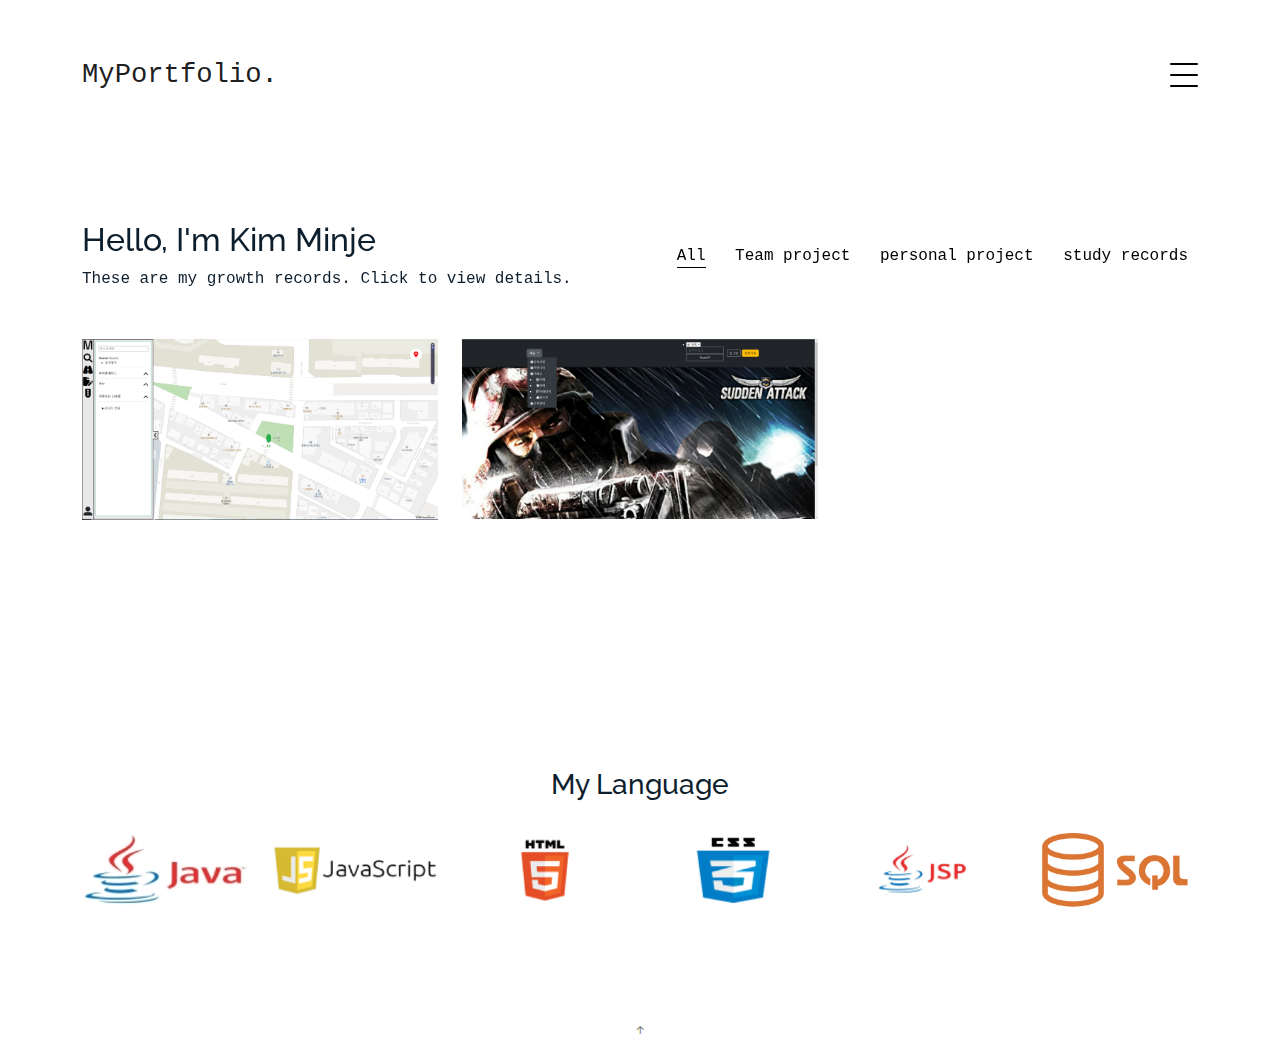
<file: index.html>
<!DOCTYPE html>
<html lang="en">

<head>
  <meta charset="utf-8">
  <meta content="width=device-width, initial-scale=1.0" name="viewport">

  <title>김민제의 포트폴리오 입니다.</title>
  <meta content="" name="description">
  <meta content="" name="keywords">

  <!-- Favicons -->
  <link href="assets/img/favicon.png" rel="icon">
  <link href="assets/img/apple-touch-icon.png" rel="apple-touch-icon">

  <!-- Google Fonts -->
  <link href="https://fonts.googleapis.com/css?family=https://fonts.googleapis.com/css?family=Inconsolata:400,500,600,700|Raleway:400,400i,500,500i,600,600i,700,700i" rel="stylesheet">

  <!-- Vendor CSS Files -->
  <link href="assets/vendor/aos/aos.css" rel="stylesheet">
  <link href="assets/vendor/bootstrap/css/bootstrap.min.css" rel="stylesheet">
  <link href="assets/vendor/bootstrap-icons/bootstrap-icons.css" rel="stylesheet">
  <link href="assets/vendor/swiper/swiper-bundle.min.css" rel="stylesheet">

  <!-- Template Main CSS File -->
  <link href="assets/css/style.css" rel="stylesheet">

  <!-- =======================================================
  * Template Name: MyPortfolio - v4.8.0
  * Template URL: https://bootstrapmade.com/myportfolio-bootstrap-portfolio-website-template/
  * Author: BootstrapMade.com
  * License: https://bootstrapmade.com/license/
  ======================================================== -->
</head>

<body>

  <!-- ======= Navbar ======= -->
  <div class="collapse navbar-collapse custom-navmenu" id="main-navbar">
    <div class="container py-2 py-md-5">
      <div class="row align-items-start">
        <div class="col-md-2">
          <ul class="custom-menu">
            <li class="active"><a href="index.html">Home</a></li>
            <li><a href="about.html">About Me</a></li>
            <!-- <li><a href="works.html">Works</a></li> -->
          </ul>
        </div>
        <div class="col-md-6 d-none d-md-block  mr-auto">
          <div class="tweet d-flex">
            <span class="bi bi-twitter text-white mt-2 mr-3"></span>
            <div>
              <p><em> 한단계씩 성장해 가는 개발자 김민제 입니다.  <br> <a href="https://github.com/minje0715?tab=repositories">https://github.com/minje0715?tab=repositories</a></em></p>
            </div>
          </div>
        </div>
      </div>

    </div>
  </div>

  <nav class="navbar navbar-light custom-navbar">
    <div class="container">
      <a class="navbar-brand" href="index.html">MyPortfolio.</a>
      <a href="#" class="burger" data-bs-toggle="collapse" data-bs-target="#main-navbar">
        <span></span>
      </a>
    </div>
  </nav>

  <main id="main">

    <!-- ======= Works Section ======= -->
    <section class="section site-portfolio">
      <div class="container">
        <div class="row mb-5 align-items-center">
          <div class="col-md-12 col-lg-6 mb-4 mb-lg-0" data-aos="fade-up">
            <h2>Hello, I'm Kim Minje</h2>
            <p class="mb-0">These are my growth records. Click to view details.</p>
          </div>
          <div class="col-md-12 col-lg-6 text-start text-lg-end" data-aos="fade-up" data-aos-delay="100">
            <div id="filters" class="filters">
              <a href="#" data-filter="*" class="active">All</a>
              <a href="#" data-filter=".team">Team project</a>
              <a href="#" data-filter=".personal">personal project</a>
              <a href="#" data-filter=".study">study records</a>
            </div>
          </div>
        </div>
        <div id="portfolio-grid" class="row no-gutter" data-aos="fade-up" data-aos-delay="200">
          <div class="item team col-sm-6 col-md-4 col-lg-4 mb-4">
            <a href="traffic_Main.html" class="item-wrap fancybox">
              <div class="work-info">
                <h3>팀 프로젝트</h3>
                <span>설명보기</span>
              </div>
              <img class="img-fluid" src="assets/img/trafficMain1.PNG">
            </a>
          </div>

          <div class="item personal col-sm-6 col-md-4 col-lg-4 mb-4">
            <a href="sudden_Main.html" class="item-wrap fancybox">
              <div class="work-info">
                <h3>개인 프로젝트</h3>
                <span>설명보기</span>
              </div>
              <img class="img-fluid" src="assets/img/sudden.PNG">
            </a>
          </div>

        </div>
      </div>
    </section><!-- End  Works Section -->

    <!-- ======= Clients Section ======= -->
    <section class="section">
      <div class="container">
        <div class="row justify-content-center text-center mb-4">
          <div class="col-5">
            <h3 class="h3 heading">My Language</h3>
          </div>
        </div>
        <div class="row">
          <div class="col-4 col-sm-4 col-md-2">
            <a href="#" class="client-logo"><img src="assets/img/java.jpg" alt="Image" class="img-fluid"></a>
          </div>
          <div class="col-4 col-sm-4 col-md-2">
            <a href="#" class="client-logo"><img src="assets/img/javascript.png" alt="Image" class="img-fluid"></a>
          </div>
          <div class="col-4 col-sm-4 col-md-2">
            <a href="#" class="client-logo"><img src="assets/img/html5.png" alt="Image" class="img-fluid"></a>
          </div>
          <div class="col-4 col-sm-4 col-md-2">
            <a href="#" class="client-logo"><img src="assets/img/css3.png" alt="Image" class="img-fluid"></a>
          </div>
          <div class="col-4 col-sm-4 col-md-2">
            <a href="#" class="client-logo"><img src="assets/img/jsp.png" alt="Image" class="img-fluid"></a>
          </div>
          <div class="col-4 col-sm-4 col-md-2">
            <a href="#" class="client-logo"><img src="assets/img/sql.png" alt="Image" class="img-fluid"></a>
          </div>

        </div>
      </div>
    </section><!-- End Clients Section -->
  </main><!-- End #main -->

  <a href="#" class="back-to-top d-flex align-items-center justify-content-center"><i class="bi bi-arrow-up-short"></i></a>

  <!-- Vendor JS Files -->
  <script src="assets/vendor/aos/aos.js"></script>
  <script src="assets/vendor/bootstrap/js/bootstrap.bundle.min.js"></script>
  <script src="assets/vendor/isotope-layout/isotope.pkgd.min.js"></script>
  <script src="assets/vendor/swiper/swiper-bundle.min.js"></script>
  <script src="assets/vendor/php-email-form/validate.js"></script>

  <!-- Template Main JS File -->
  <script src="assets/js/main.js"></script>

</body>

</html>
</file>
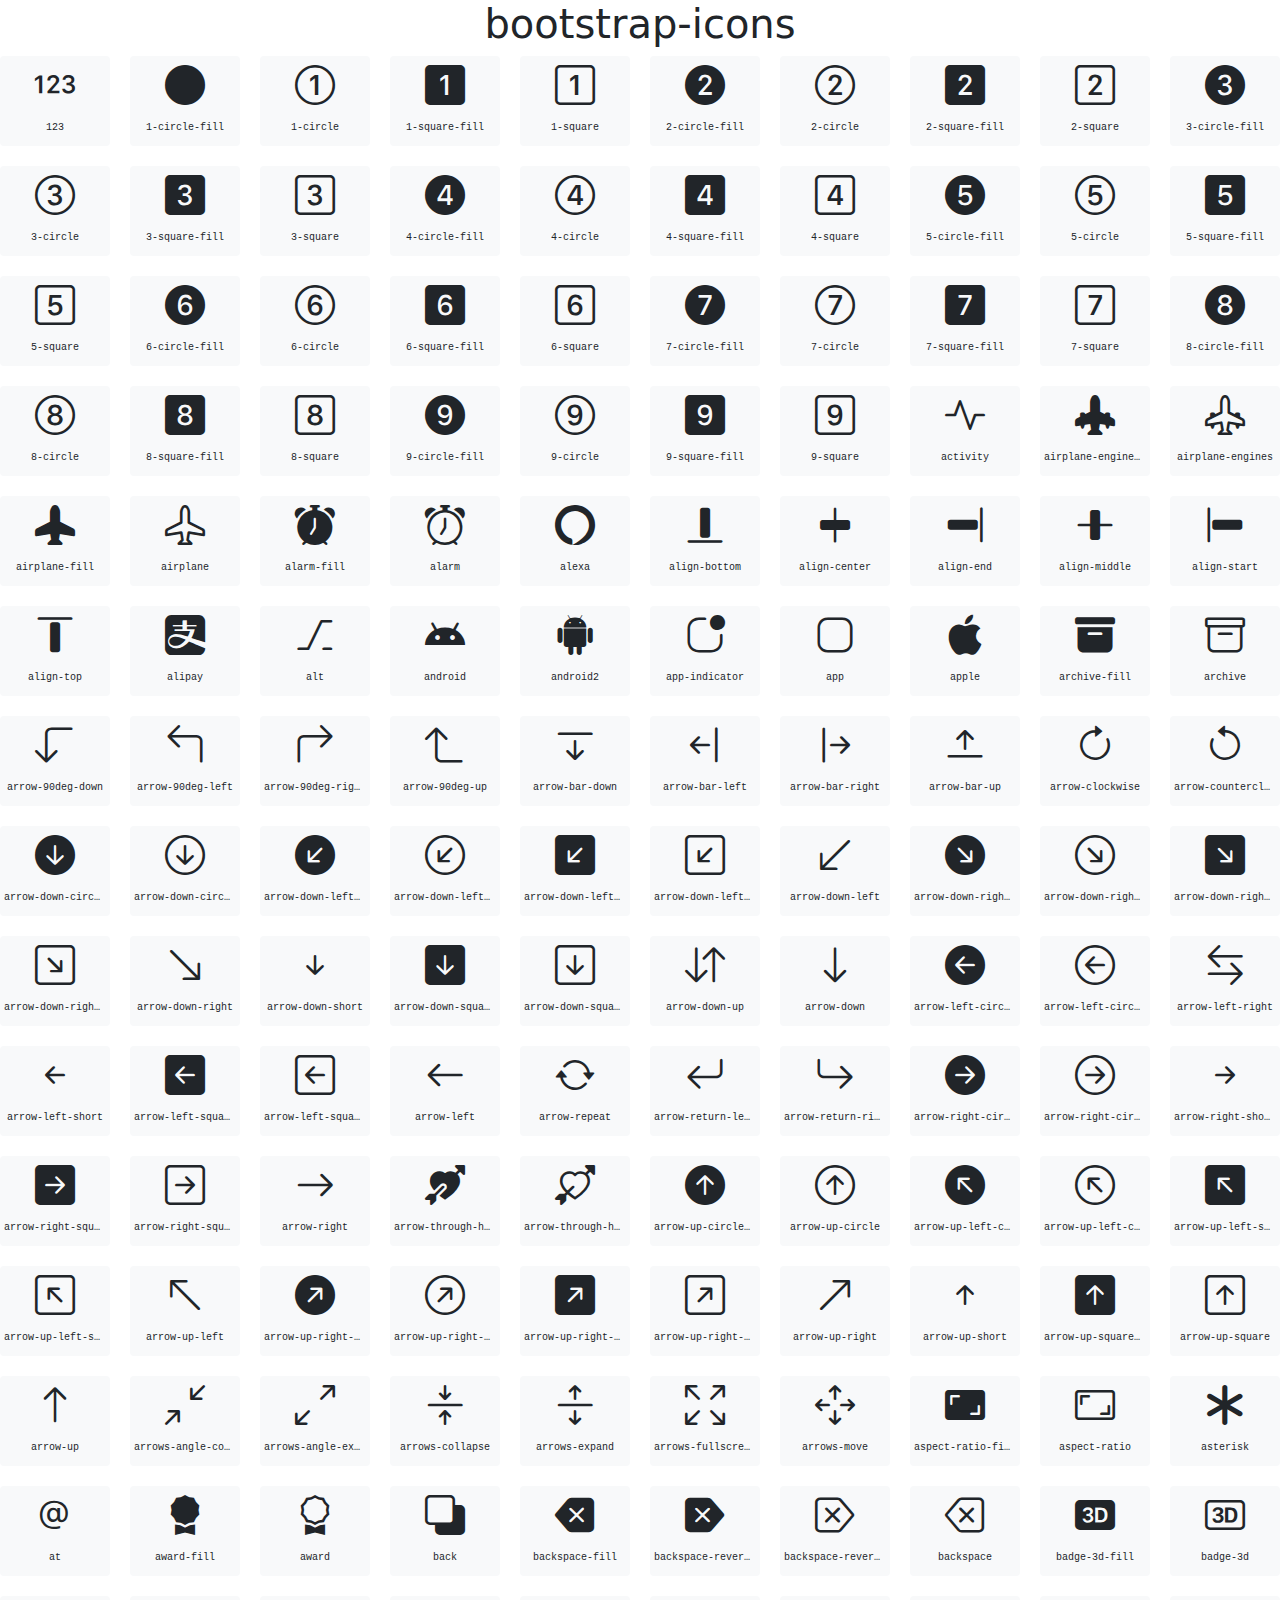
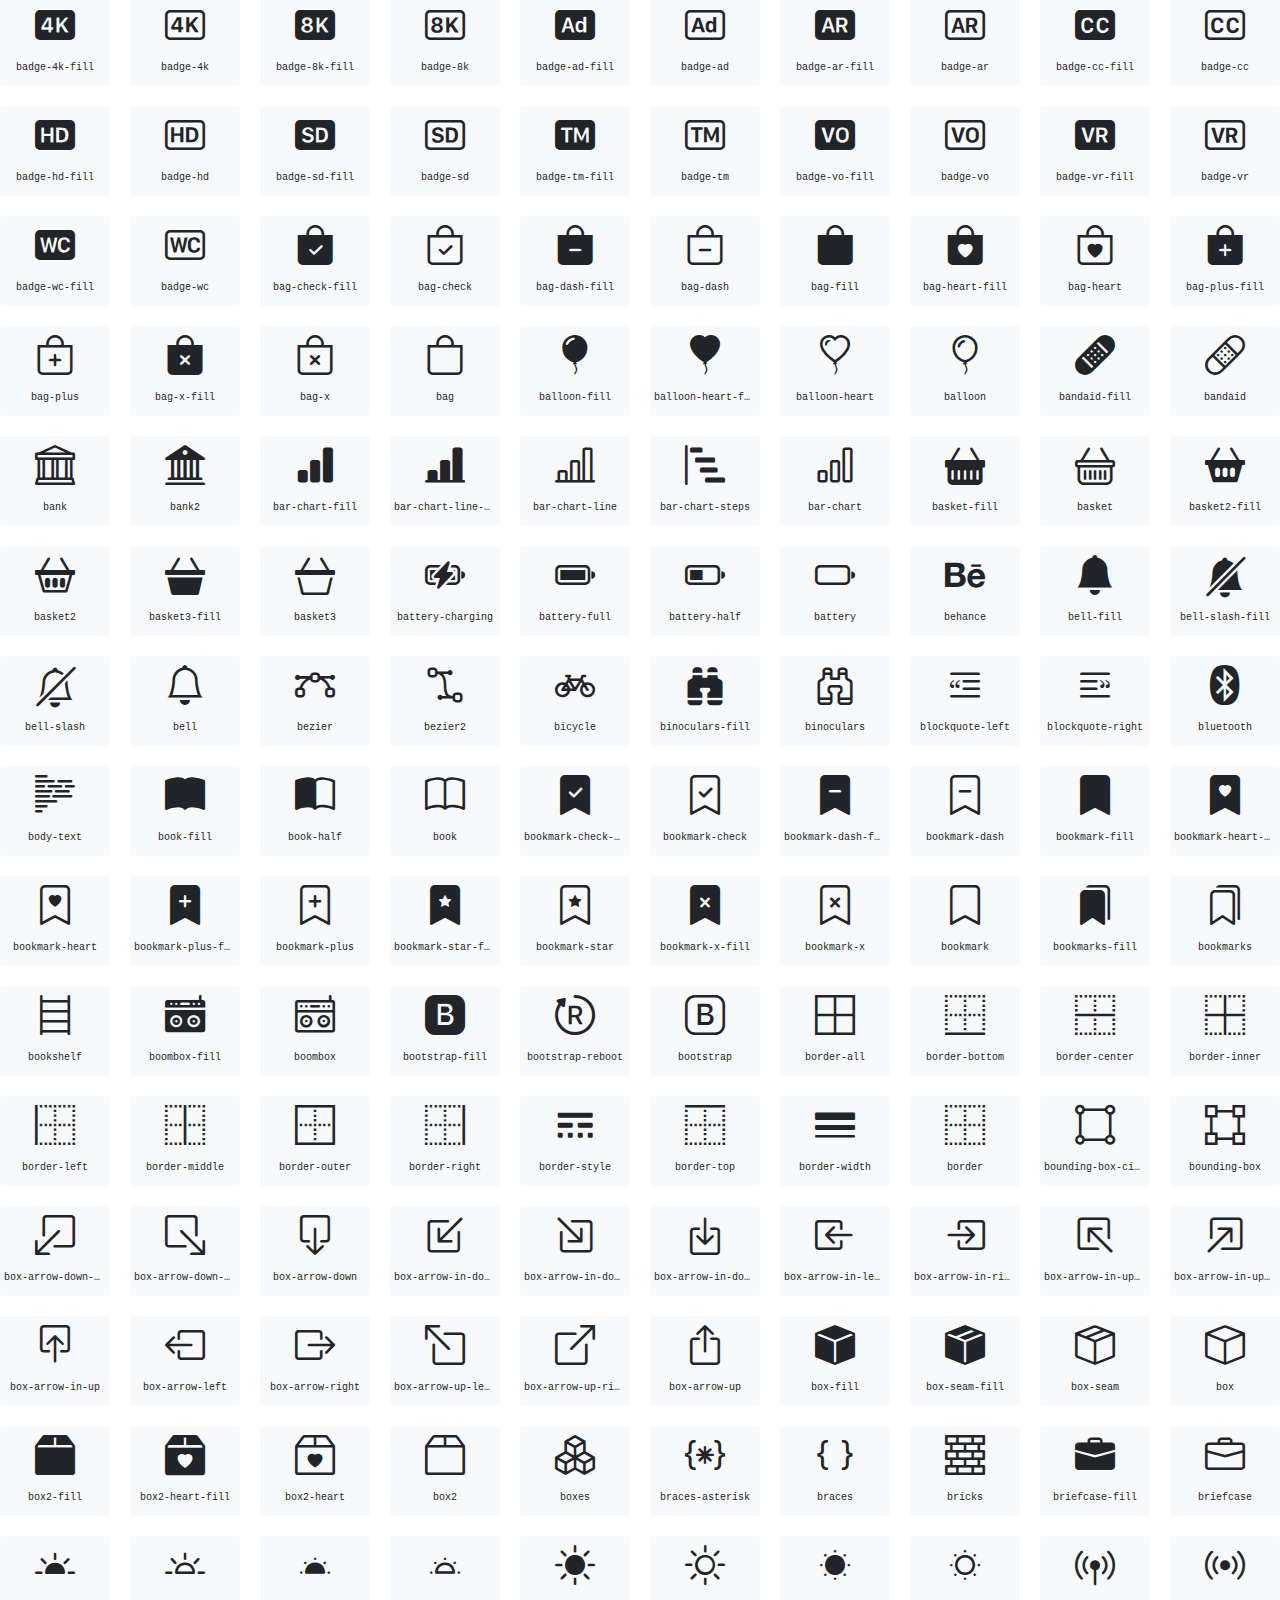
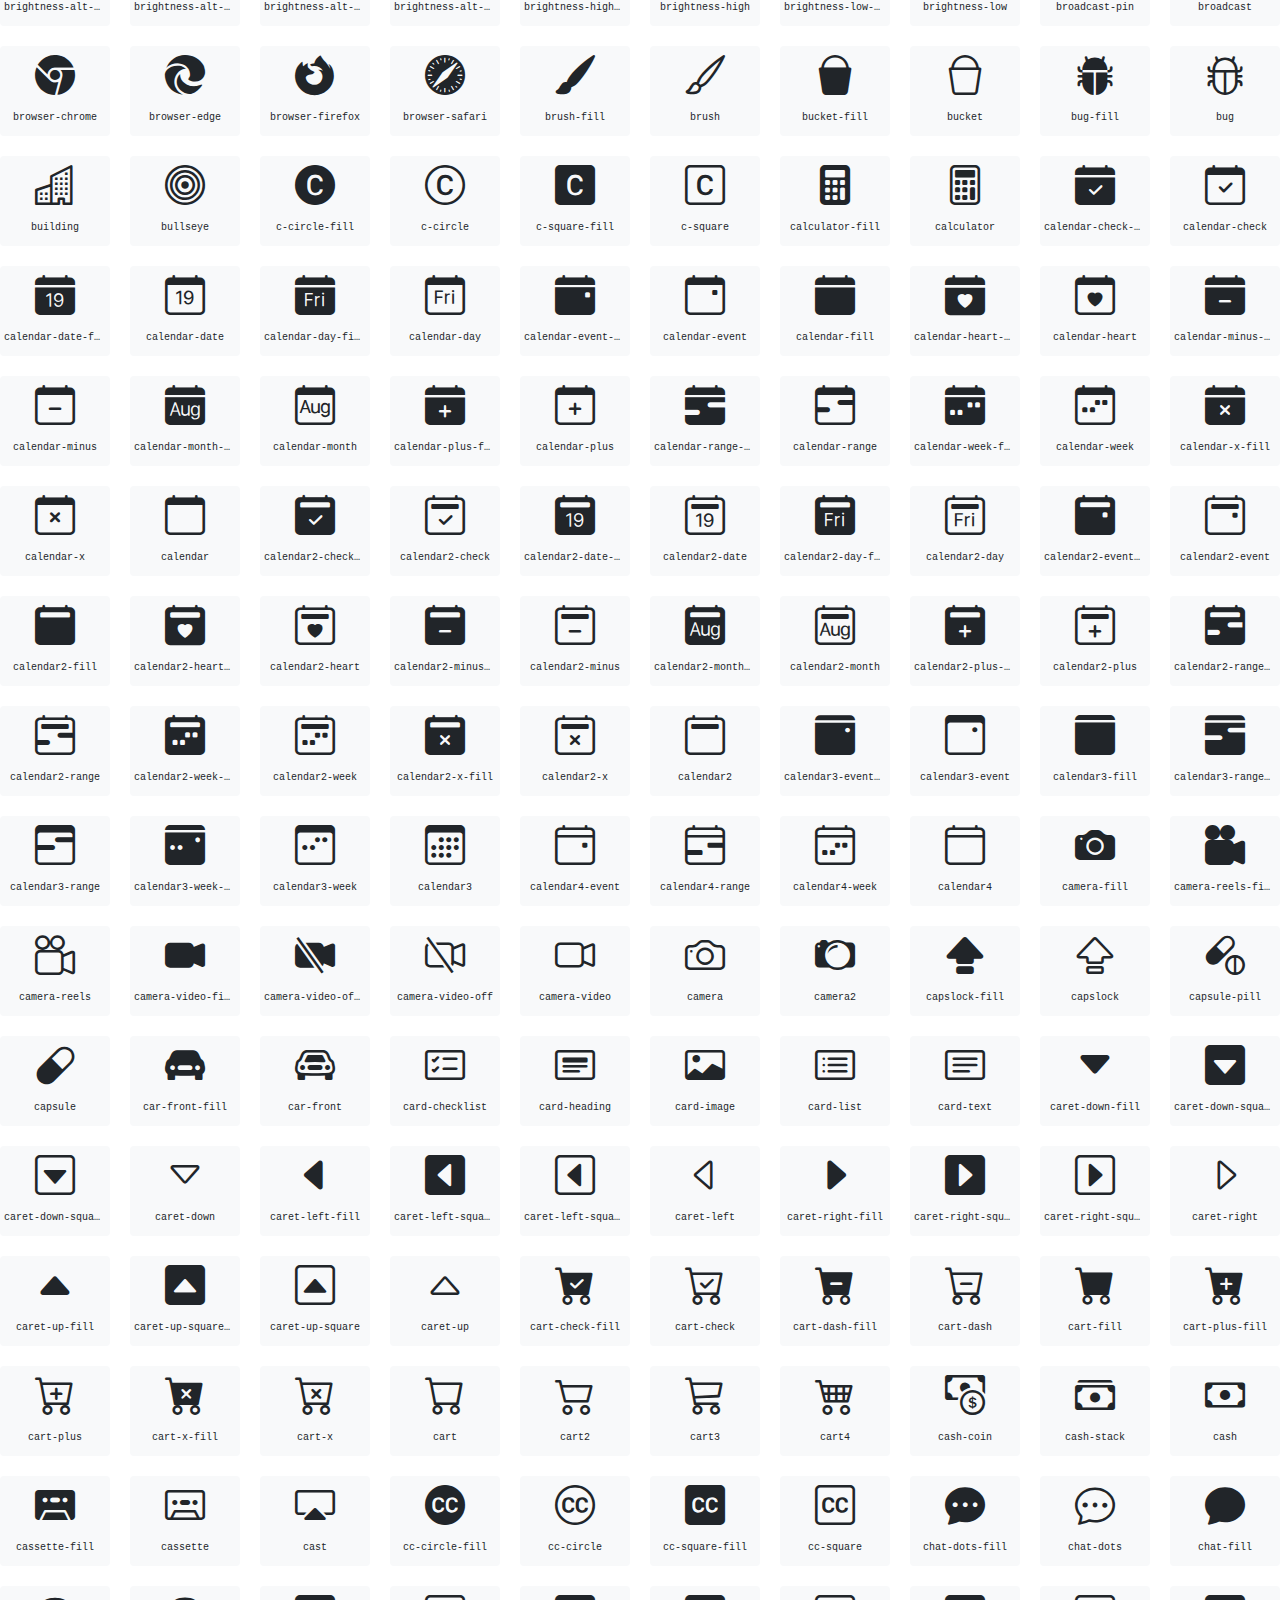
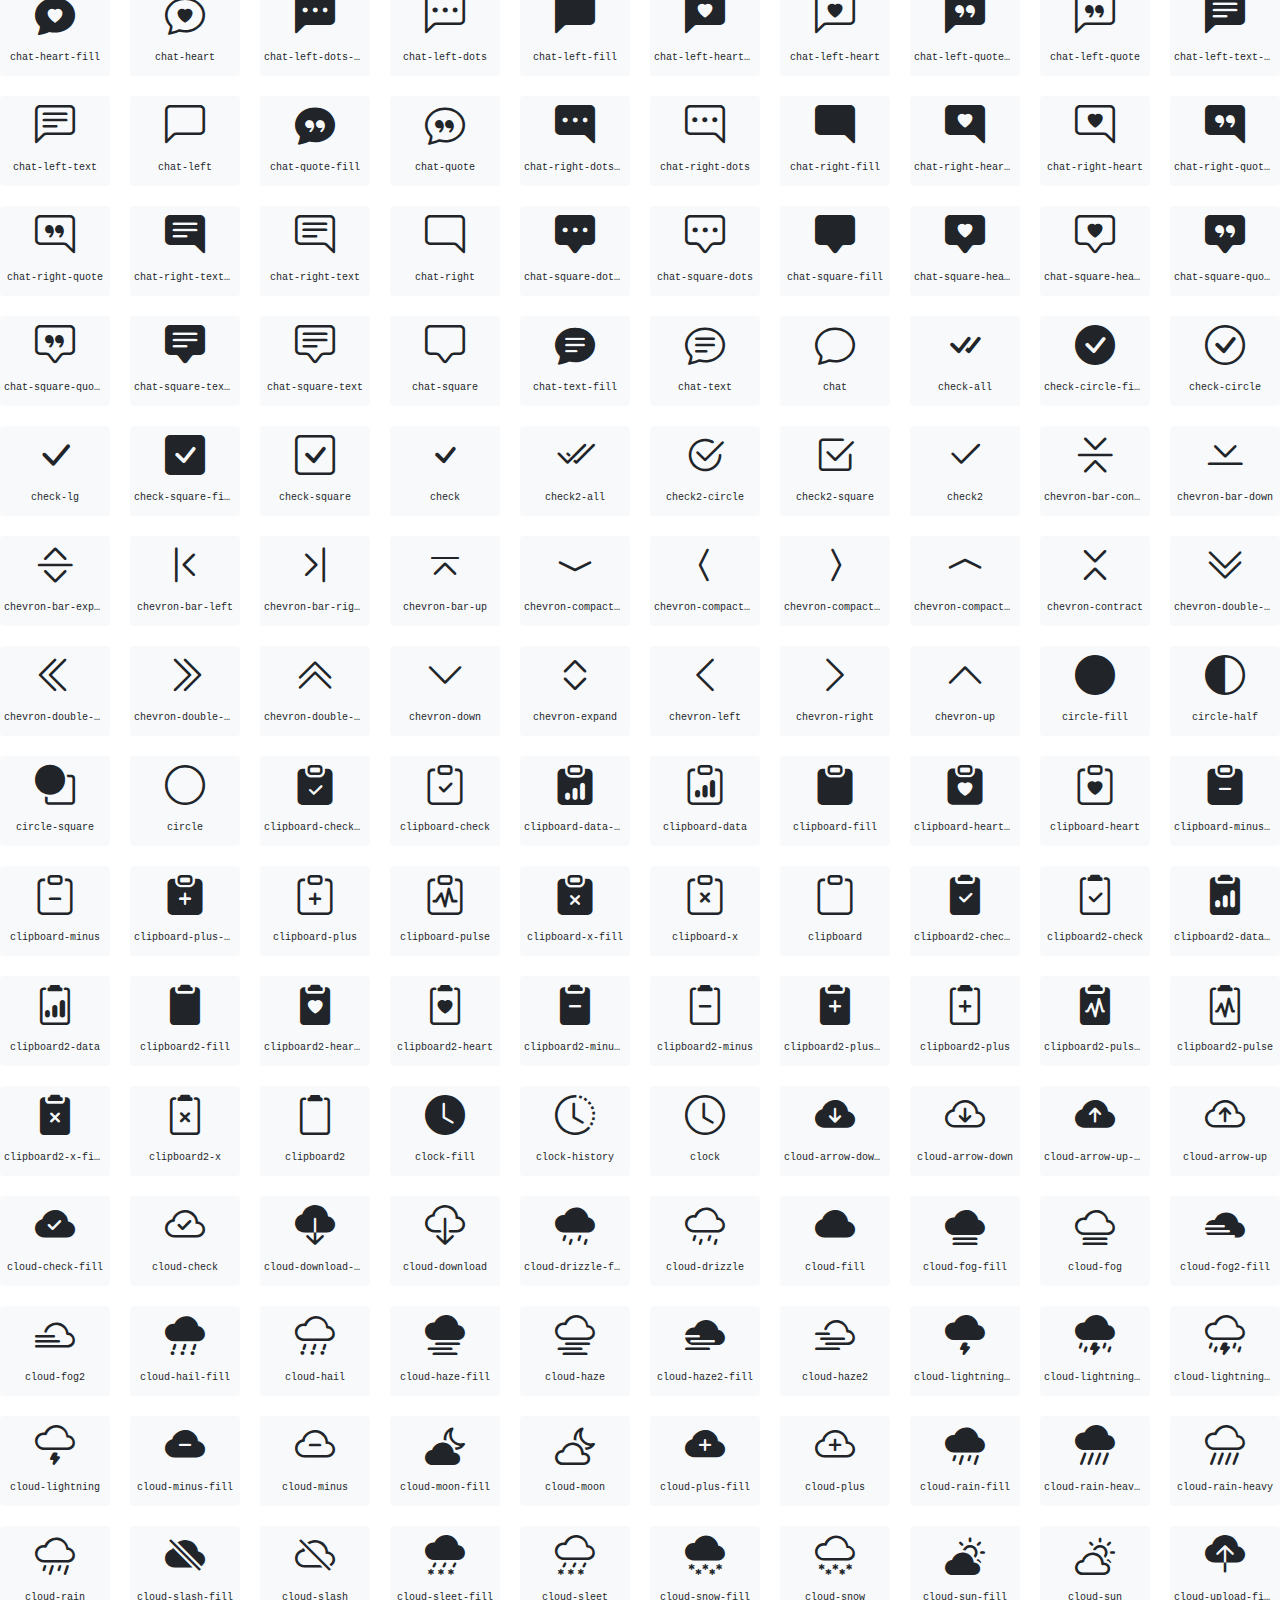
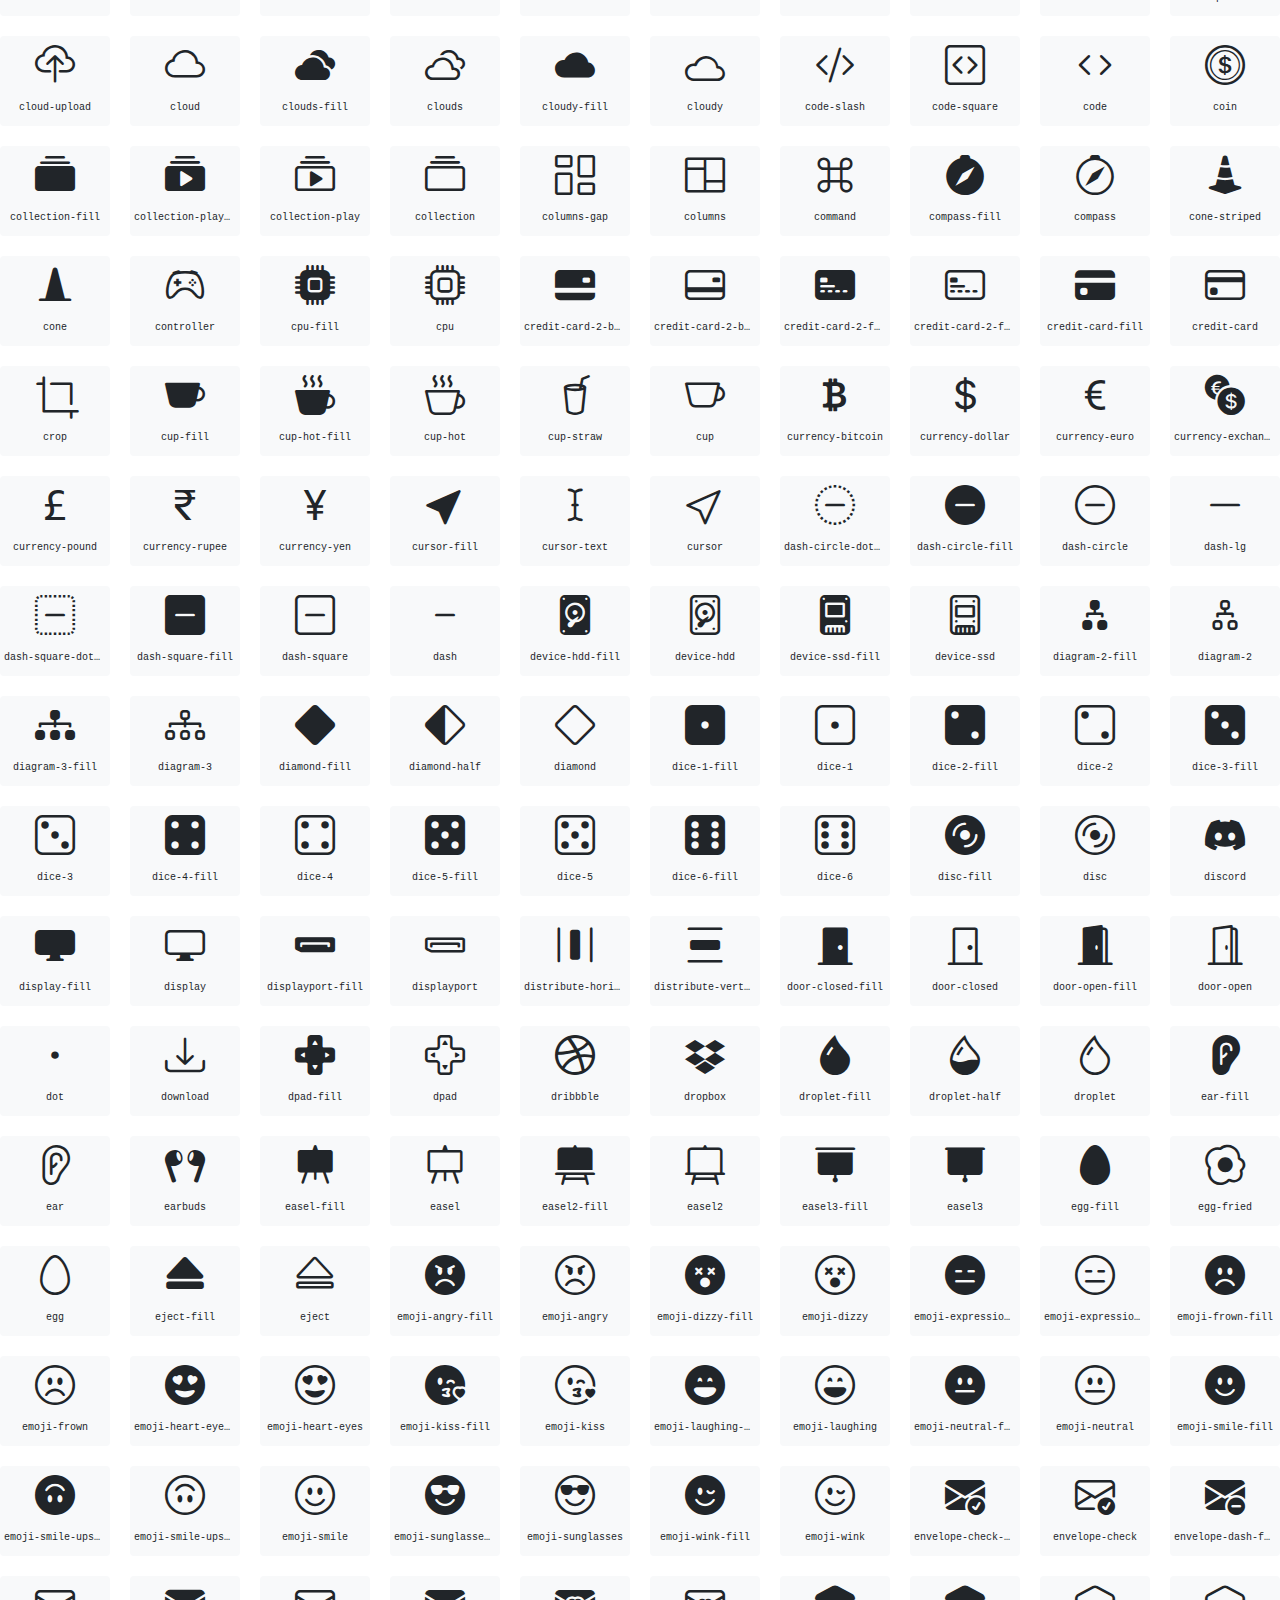
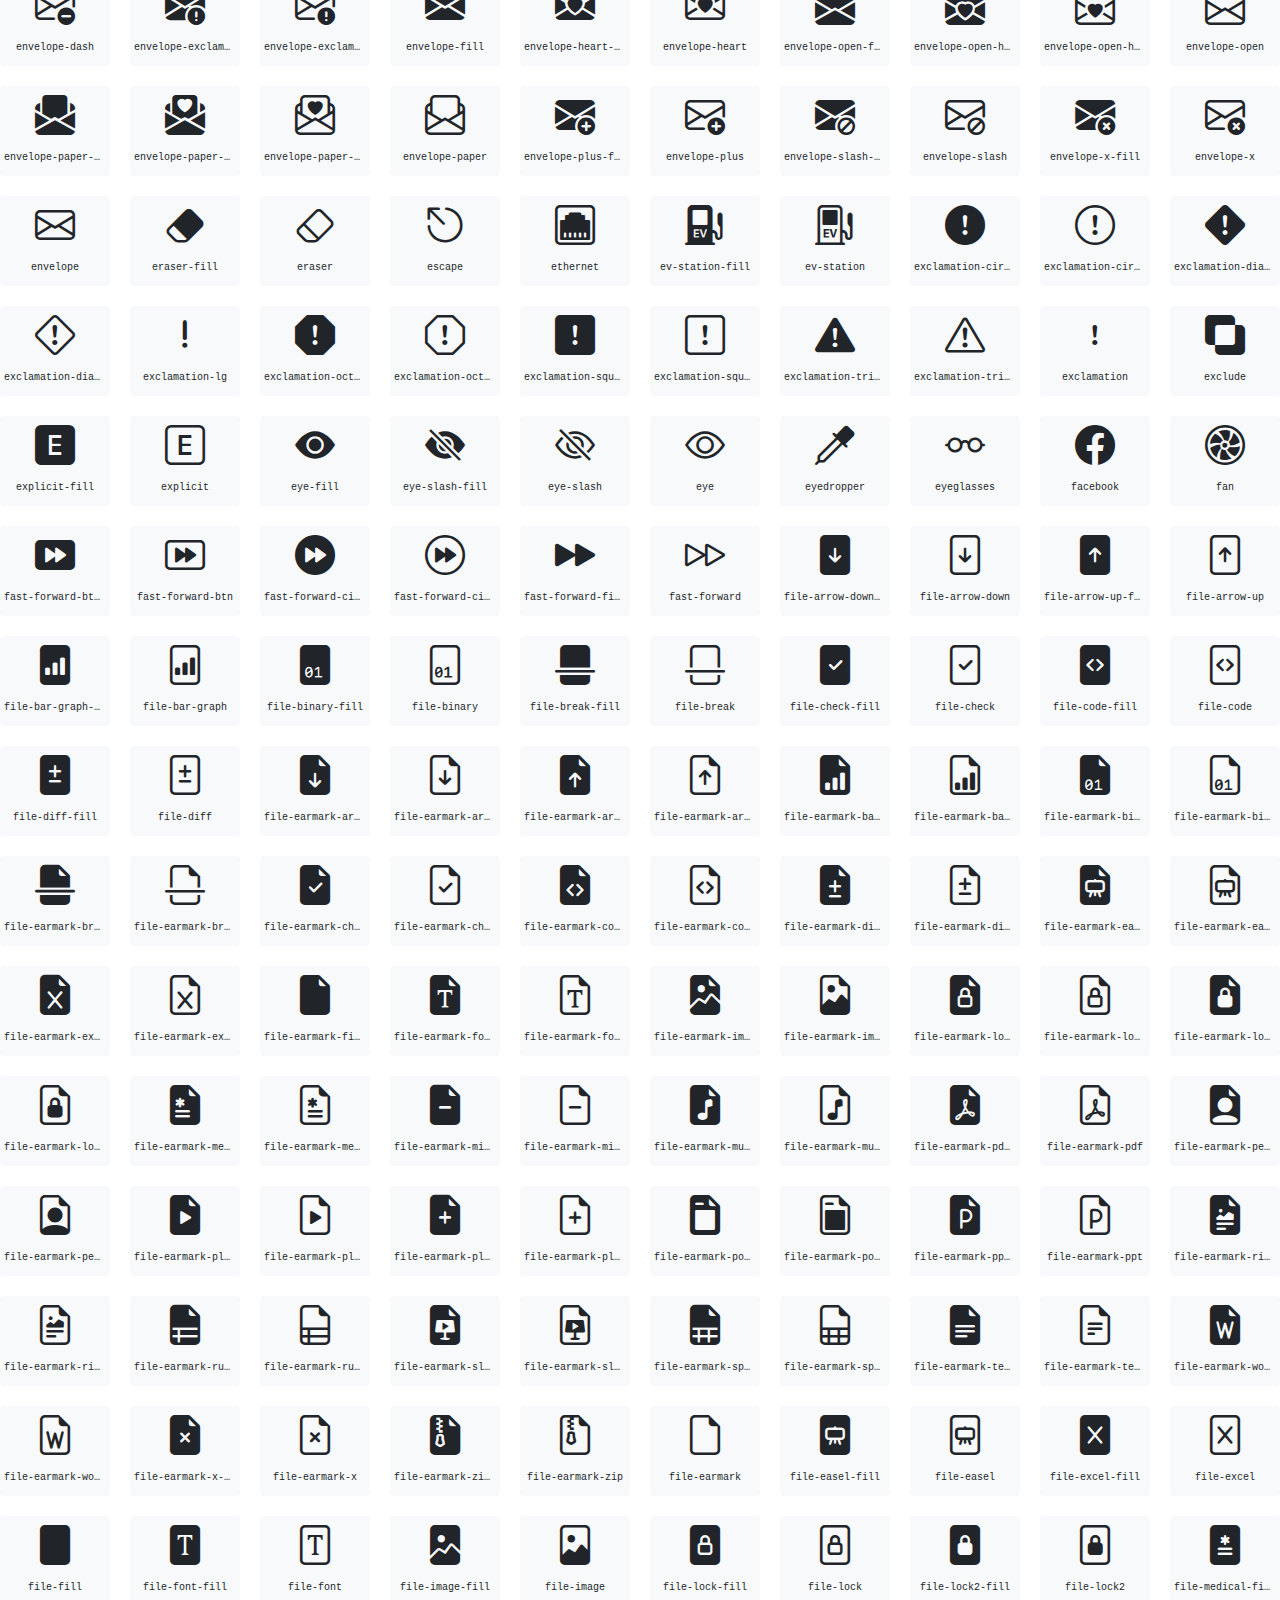
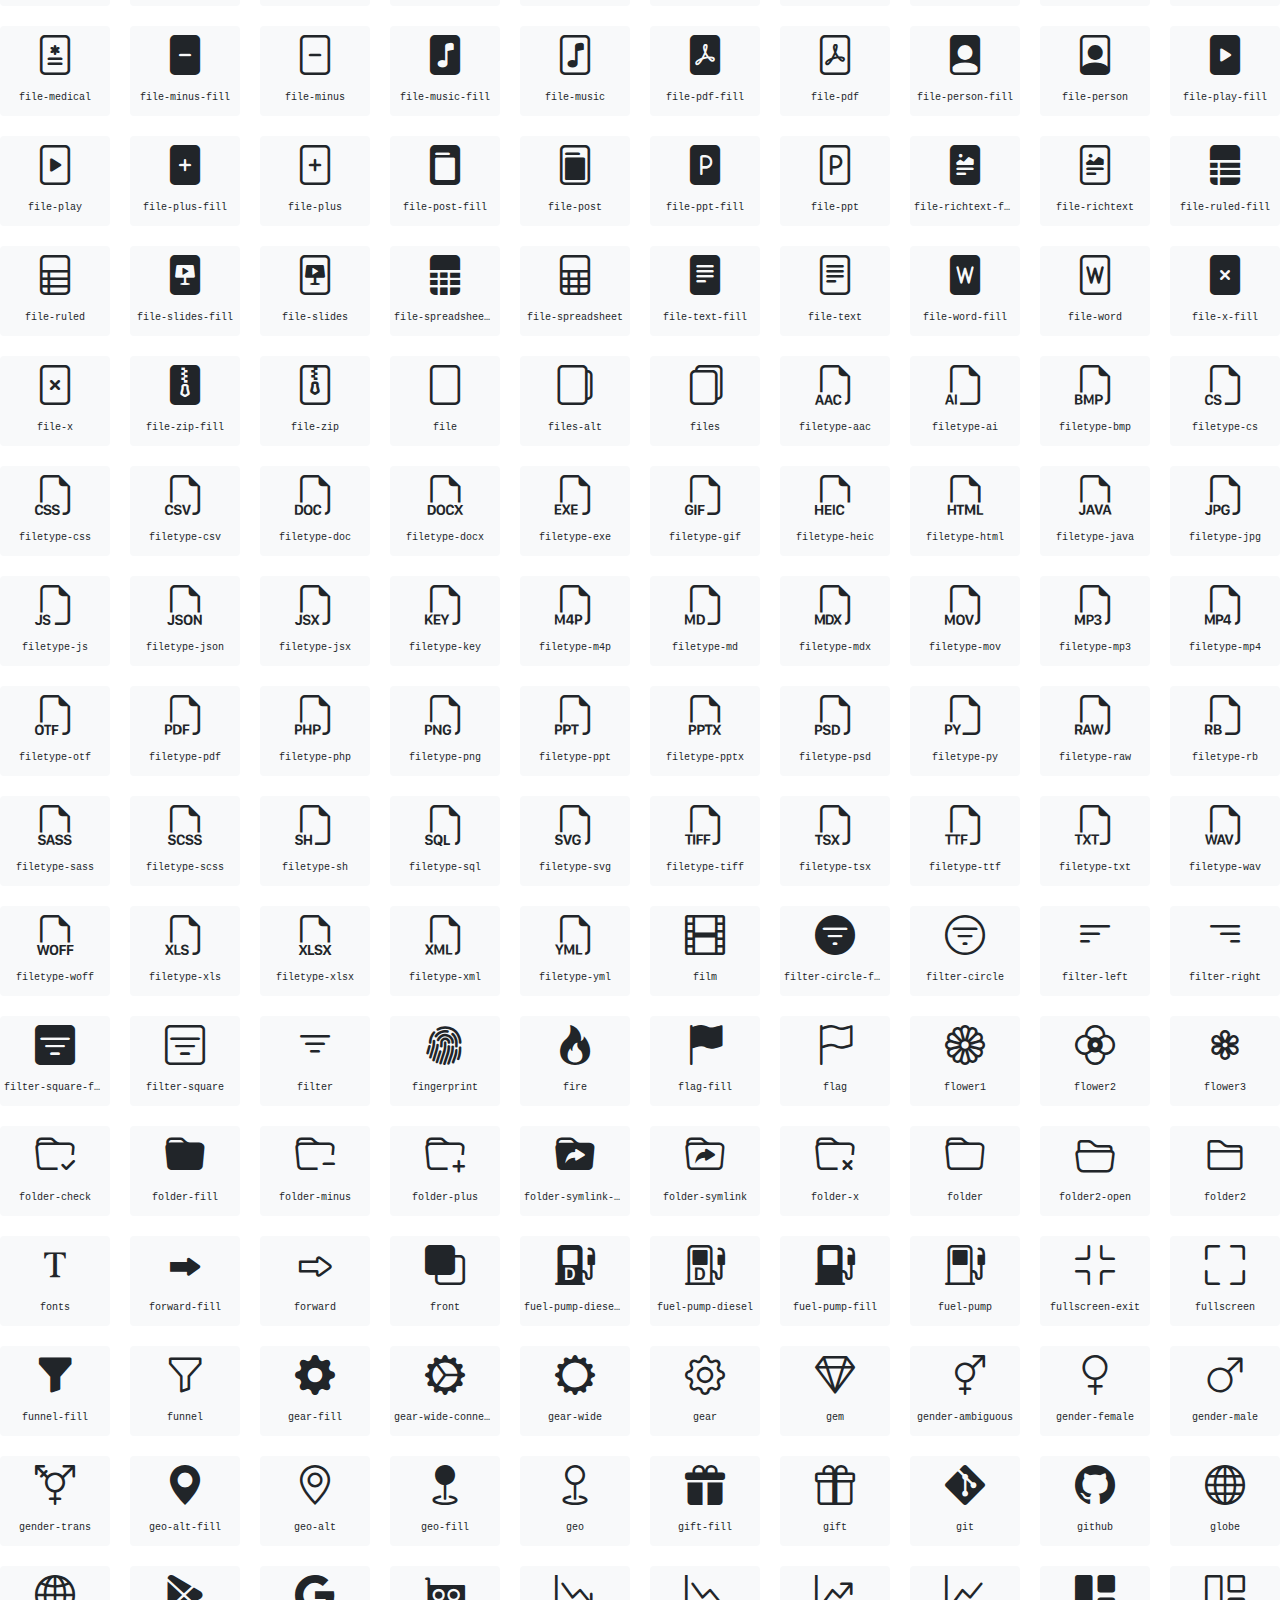
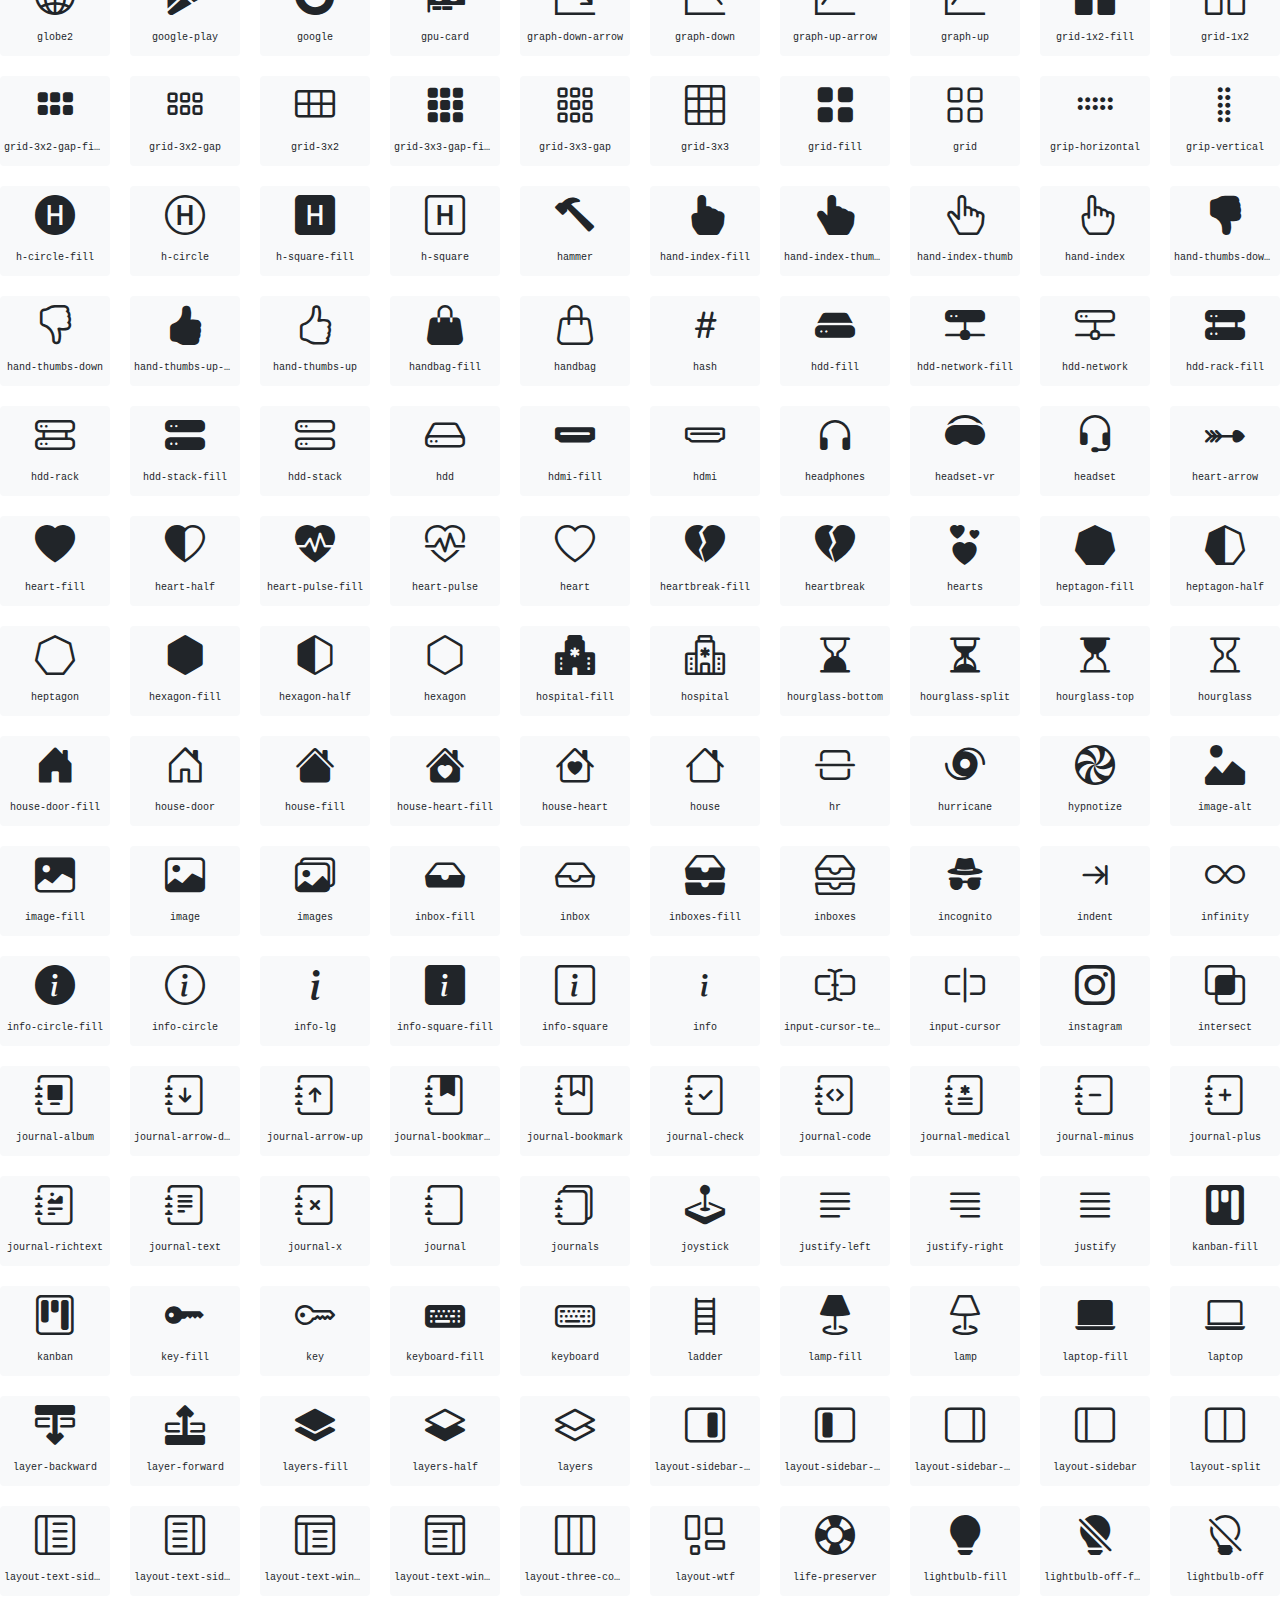
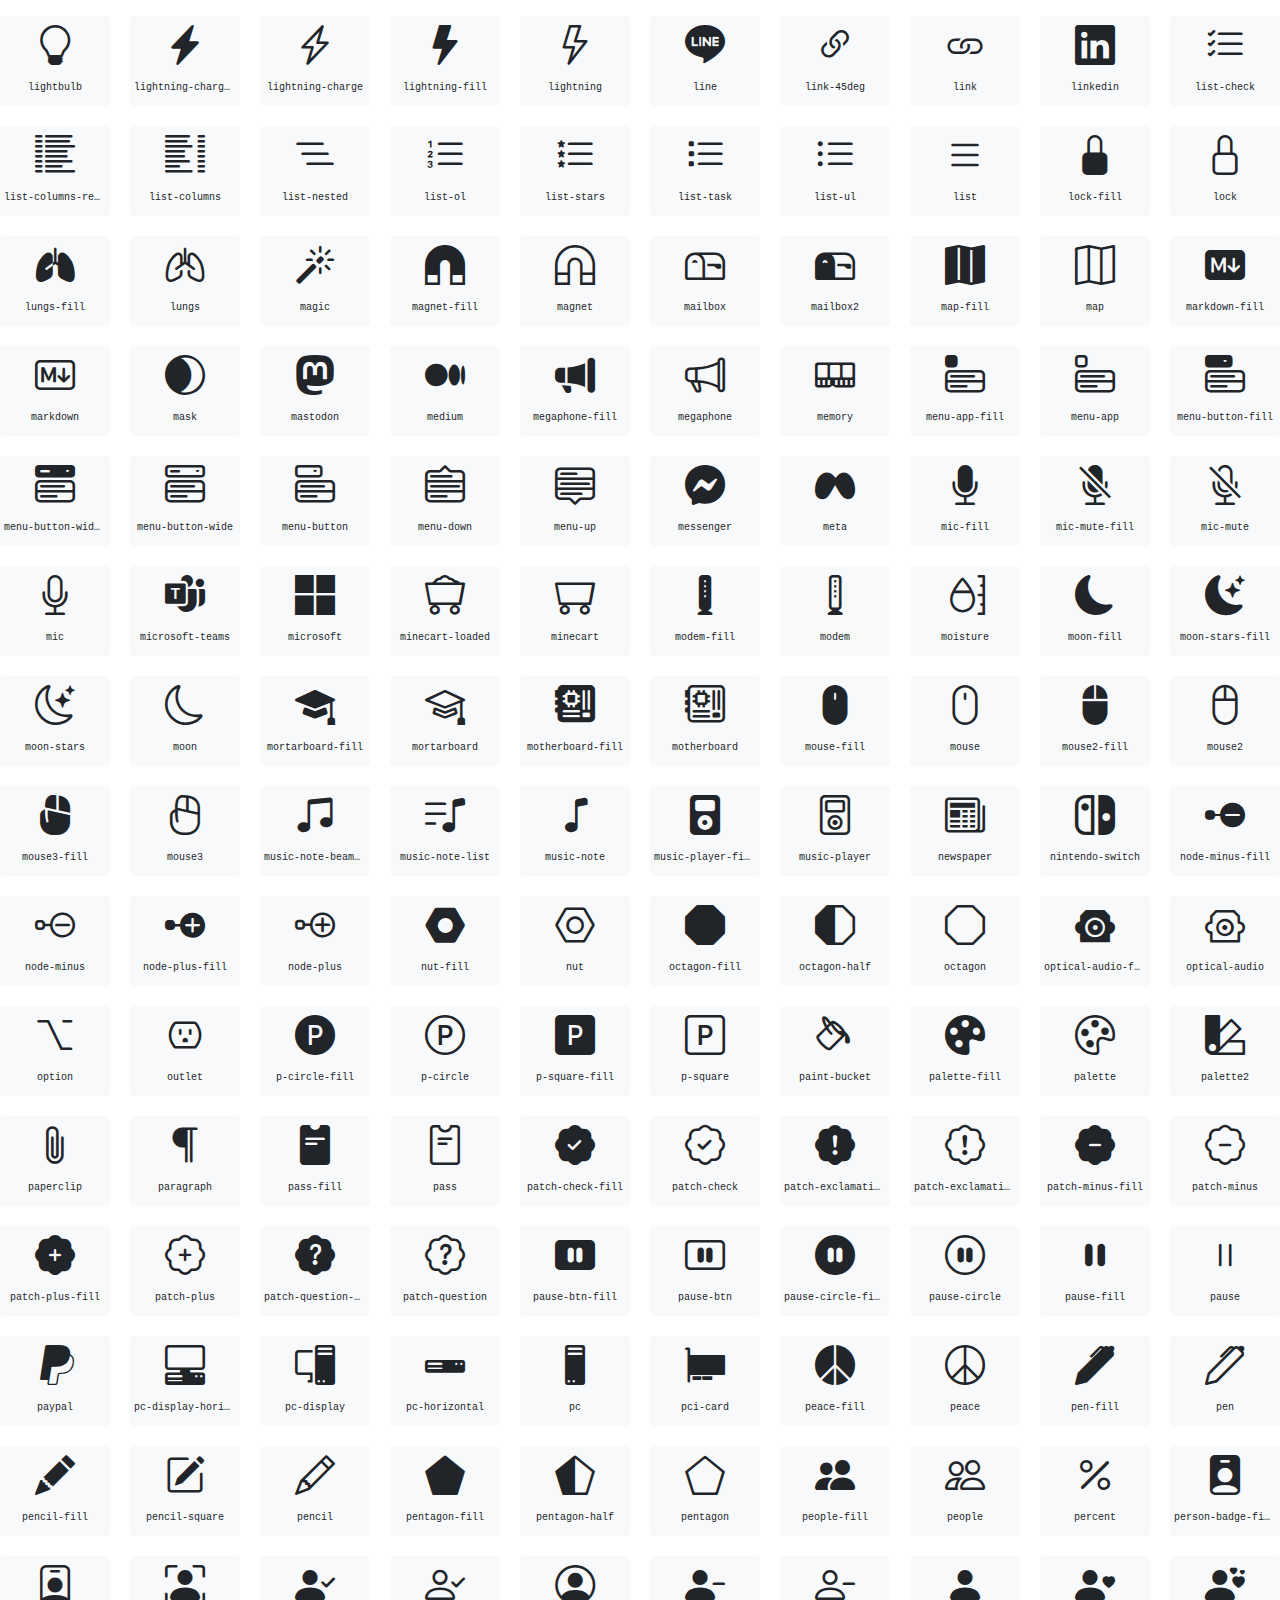
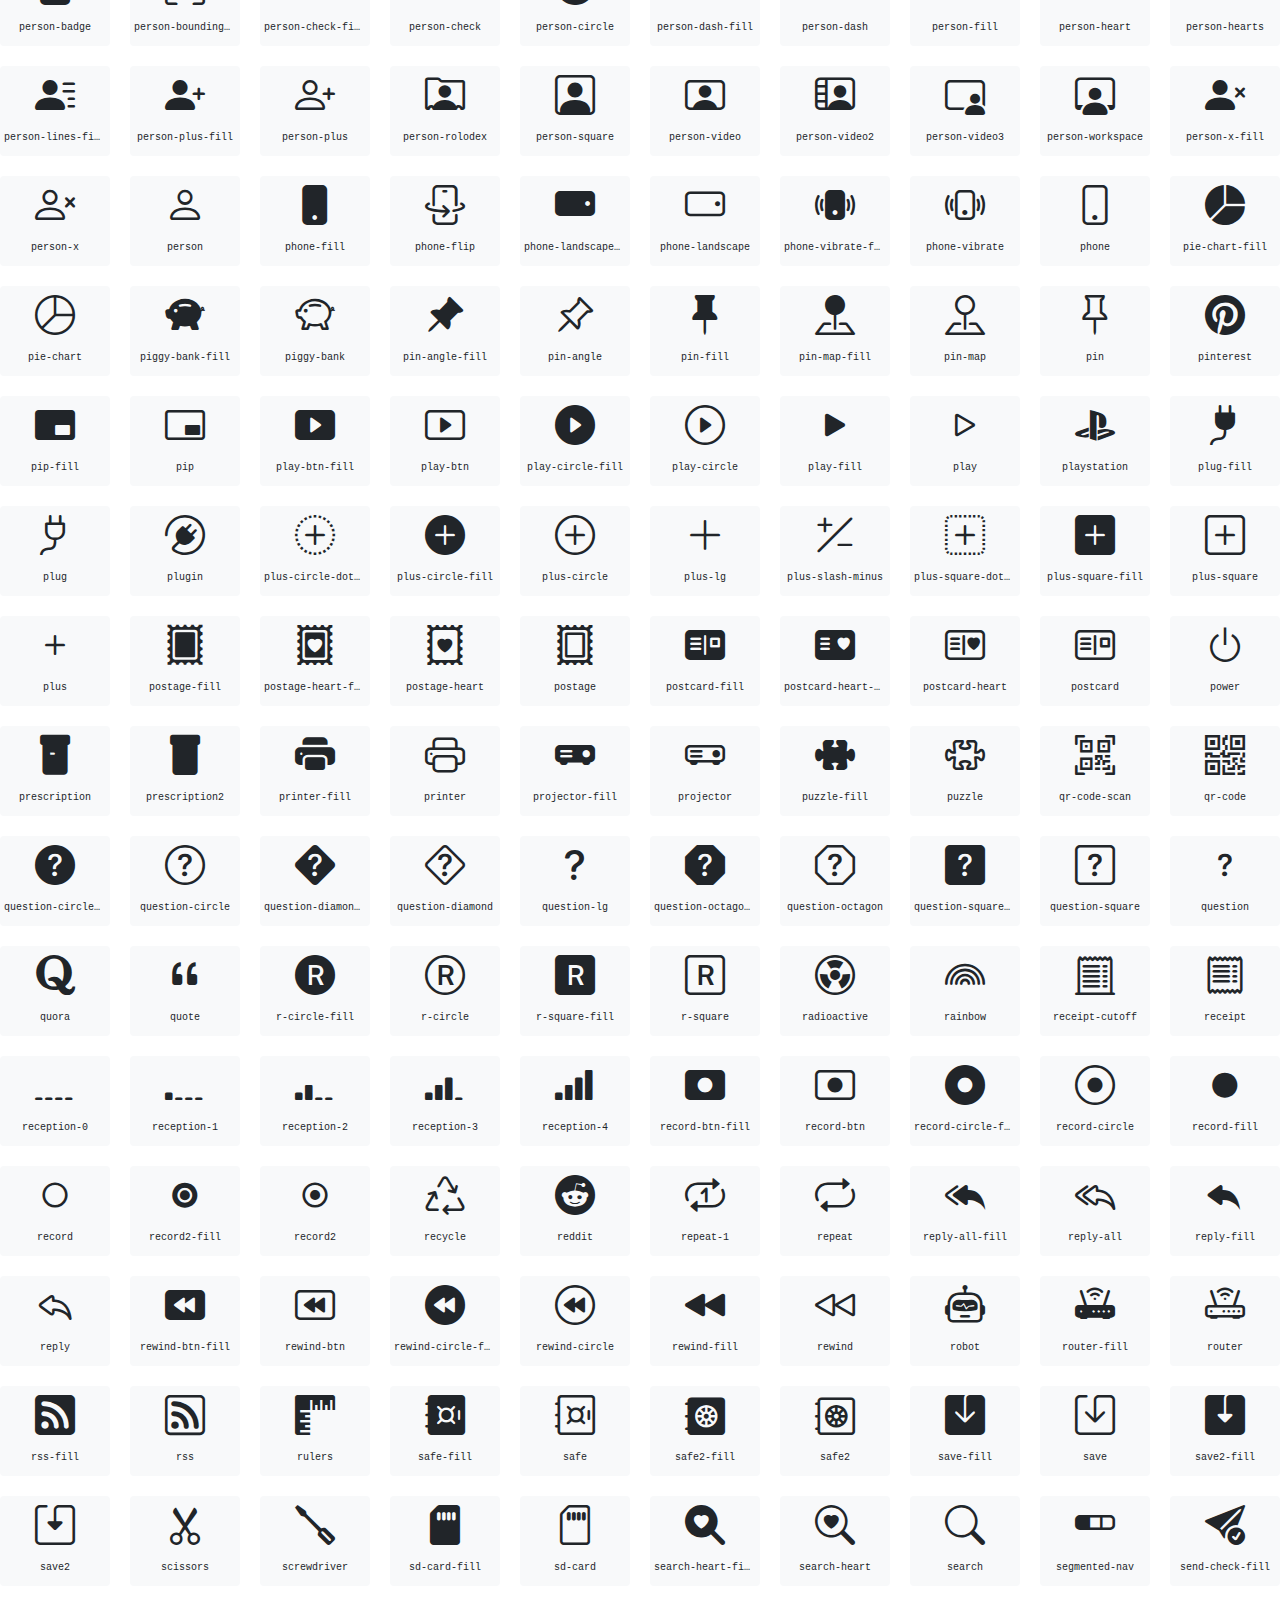
<file: assets/vendor/bootstrap-icons/index.html>
<!doctype html>
<html lang="en">
<head>
  <meta charset="utf-8">
  <title>bootstrap-icons</title>

  <style>
    .icons {
      display: grid;
      max-width: 100%;
      grid-template-columns: repeat(auto-fit, minmax(100px, 1fr) );
      gap: 1.25rem;
    }
    .icon {
      background-color: var(--bs-light);
      border-radius: .25rem;
    }
    .bi {
      margin: .25rem;
      font-size: 2.5rem;
    }
    .label {
      font-family: var(--bs-font-monospace);
    }
    .label {
      display: inline-block;
      width: 100%;
      overflow: hidden;
      padding: .25rem;
      font-size: .625rem;
      text-overflow: ellipsis;
      white-space: nowrap;
    }
  </style>

  <link rel="stylesheet" href="/assets/css/bootstrap.min.css">
  <link rel="stylesheet" href="bootstrap-icons.css">
</head>
<body class="text-center">

  <h1>bootstrap-icons</h1>

  <div class="icons">
    <div class="icon">
      <i class="bi bi-123"></i>
      <div class="label">123</div>
    </div>
    <div class="icon">
      <i class="bi bi-1-circle-fill"></i>
      <div class="label">1-circle-fill</div>
    </div>
    <div class="icon">
      <i class="bi bi-1-circle"></i>
      <div class="label">1-circle</div>
    </div>
    <div class="icon">
      <i class="bi bi-1-square-fill"></i>
      <div class="label">1-square-fill</div>
    </div>
    <div class="icon">
      <i class="bi bi-1-square"></i>
      <div class="label">1-square</div>
    </div>
    <div class="icon">
      <i class="bi bi-2-circle-fill"></i>
      <div class="label">2-circle-fill</div>
    </div>
    <div class="icon">
      <i class="bi bi-2-circle"></i>
      <div class="label">2-circle</div>
    </div>
    <div class="icon">
      <i class="bi bi-2-square-fill"></i>
      <div class="label">2-square-fill</div>
    </div>
    <div class="icon">
      <i class="bi bi-2-square"></i>
      <div class="label">2-square</div>
    </div>
    <div class="icon">
      <i class="bi bi-3-circle-fill"></i>
      <div class="label">3-circle-fill</div>
    </div>
    <div class="icon">
      <i class="bi bi-3-circle"></i>
      <div class="label">3-circle</div>
    </div>
    <div class="icon">
      <i class="bi bi-3-square-fill"></i>
      <div class="label">3-square-fill</div>
    </div>
    <div class="icon">
      <i class="bi bi-3-square"></i>
      <div class="label">3-square</div>
    </div>
    <div class="icon">
      <i class="bi bi-4-circle-fill"></i>
      <div class="label">4-circle-fill</div>
    </div>
    <div class="icon">
      <i class="bi bi-4-circle"></i>
      <div class="label">4-circle</div>
    </div>
    <div class="icon">
      <i class="bi bi-4-square-fill"></i>
      <div class="label">4-square-fill</div>
    </div>
    <div class="icon">
      <i class="bi bi-4-square"></i>
      <div class="label">4-square</div>
    </div>
    <div class="icon">
      <i class="bi bi-5-circle-fill"></i>
      <div class="label">5-circle-fill</div>
    </div>
    <div class="icon">
      <i class="bi bi-5-circle"></i>
      <div class="label">5-circle</div>
    </div>
    <div class="icon">
      <i class="bi bi-5-square-fill"></i>
      <div class="label">5-square-fill</div>
    </div>
    <div class="icon">
      <i class="bi bi-5-square"></i>
      <div class="label">5-square</div>
    </div>
    <div class="icon">
      <i class="bi bi-6-circle-fill"></i>
      <div class="label">6-circle-fill</div>
    </div>
    <div class="icon">
      <i class="bi bi-6-circle"></i>
      <div class="label">6-circle</div>
    </div>
    <div class="icon">
      <i class="bi bi-6-square-fill"></i>
      <div class="label">6-square-fill</div>
    </div>
    <div class="icon">
      <i class="bi bi-6-square"></i>
      <div class="label">6-square</div>
    </div>
    <div class="icon">
      <i class="bi bi-7-circle-fill"></i>
      <div class="label">7-circle-fill</div>
    </div>
    <div class="icon">
      <i class="bi bi-7-circle"></i>
      <div class="label">7-circle</div>
    </div>
    <div class="icon">
      <i class="bi bi-7-square-fill"></i>
      <div class="label">7-square-fill</div>
    </div>
    <div class="icon">
      <i class="bi bi-7-square"></i>
      <div class="label">7-square</div>
    </div>
    <div class="icon">
      <i class="bi bi-8-circle-fill"></i>
      <div class="label">8-circle-fill</div>
    </div>
    <div class="icon">
      <i class="bi bi-8-circle"></i>
      <div class="label">8-circle</div>
    </div>
    <div class="icon">
      <i class="bi bi-8-square-fill"></i>
      <div class="label">8-square-fill</div>
    </div>
    <div class="icon">
      <i class="bi bi-8-square"></i>
      <div class="label">8-square</div>
    </div>
    <div class="icon">
      <i class="bi bi-9-circle-fill"></i>
      <div class="label">9-circle-fill</div>
    </div>
    <div class="icon">
      <i class="bi bi-9-circle"></i>
      <div class="label">9-circle</div>
    </div>
    <div class="icon">
      <i class="bi bi-9-square-fill"></i>
      <div class="label">9-square-fill</div>
    </div>
    <div class="icon">
      <i class="bi bi-9-square"></i>
      <div class="label">9-square</div>
    </div>
    <div class="icon">
      <i class="bi bi-activity"></i>
      <div class="label">activity</div>
    </div>
    <div class="icon">
      <i class="bi bi-airplane-engines-fill"></i>
      <div class="label">airplane-engines-fill</div>
    </div>
    <div class="icon">
      <i class="bi bi-airplane-engines"></i>
      <div class="label">airplane-engines</div>
    </div>
    <div class="icon">
      <i class="bi bi-airplane-fill"></i>
      <div class="label">airplane-fill</div>
    </div>
    <div class="icon">
      <i class="bi bi-airplane"></i>
      <div class="label">airplane</div>
    </div>
    <div class="icon">
      <i class="bi bi-alarm-fill"></i>
      <div class="label">alarm-fill</div>
    </div>
    <div class="icon">
      <i class="bi bi-alarm"></i>
      <div class="label">alarm</div>
    </div>
    <div class="icon">
      <i class="bi bi-alexa"></i>
      <div class="label">alexa</div>
    </div>
    <div class="icon">
      <i class="bi bi-align-bottom"></i>
      <div class="label">align-bottom</div>
    </div>
    <div class="icon">
      <i class="bi bi-align-center"></i>
      <div class="label">align-center</div>
    </div>
    <div class="icon">
      <i class="bi bi-align-end"></i>
      <div class="label">align-end</div>
    </div>
    <div class="icon">
      <i class="bi bi-align-middle"></i>
      <div class="label">align-middle</div>
    </div>
    <div class="icon">
      <i class="bi bi-align-start"></i>
      <div class="label">align-start</div>
    </div>
    <div class="icon">
      <i class="bi bi-align-top"></i>
      <div class="label">align-top</div>
    </div>
    <div class="icon">
      <i class="bi bi-alipay"></i>
      <div class="label">alipay</div>
    </div>
    <div class="icon">
      <i class="bi bi-alt"></i>
      <div class="label">alt</div>
    </div>
    <div class="icon">
      <i class="bi bi-android"></i>
      <div class="label">android</div>
    </div>
    <div class="icon">
      <i class="bi bi-android2"></i>
      <div class="label">android2</div>
    </div>
    <div class="icon">
      <i class="bi bi-app-indicator"></i>
      <div class="label">app-indicator</div>
    </div>
    <div class="icon">
      <i class="bi bi-app"></i>
      <div class="label">app</div>
    </div>
    <div class="icon">
      <i class="bi bi-apple"></i>
      <div class="label">apple</div>
    </div>
    <div class="icon">
      <i class="bi bi-archive-fill"></i>
      <div class="label">archive-fill</div>
    </div>
    <div class="icon">
      <i class="bi bi-archive"></i>
      <div class="label">archive</div>
    </div>
    <div class="icon">
      <i class="bi bi-arrow-90deg-down"></i>
      <div class="label">arrow-90deg-down</div>
    </div>
    <div class="icon">
      <i class="bi bi-arrow-90deg-left"></i>
      <div class="label">arrow-90deg-left</div>
    </div>
    <div class="icon">
      <i class="bi bi-arrow-90deg-right"></i>
      <div class="label">arrow-90deg-right</div>
    </div>
    <div class="icon">
      <i class="bi bi-arrow-90deg-up"></i>
      <div class="label">arrow-90deg-up</div>
    </div>
    <div class="icon">
      <i class="bi bi-arrow-bar-down"></i>
      <div class="label">arrow-bar-down</div>
    </div>
    <div class="icon">
      <i class="bi bi-arrow-bar-left"></i>
      <div class="label">arrow-bar-left</div>
    </div>
    <div class="icon">
      <i class="bi bi-arrow-bar-right"></i>
      <div class="label">arrow-bar-right</div>
    </div>
    <div class="icon">
      <i class="bi bi-arrow-bar-up"></i>
      <div class="label">arrow-bar-up</div>
    </div>
    <div class="icon">
      <i class="bi bi-arrow-clockwise"></i>
      <div class="label">arrow-clockwise</div>
    </div>
    <div class="icon">
      <i class="bi bi-arrow-counterclockwise"></i>
      <div class="label">arrow-counterclockwise</div>
    </div>
    <div class="icon">
      <i class="bi bi-arrow-down-circle-fill"></i>
      <div class="label">arrow-down-circle-fill</div>
    </div>
    <div class="icon">
      <i class="bi bi-arrow-down-circle"></i>
      <div class="label">arrow-down-circle</div>
    </div>
    <div class="icon">
      <i class="bi bi-arrow-down-left-circle-fill"></i>
      <div class="label">arrow-down-left-circle-fill</div>
    </div>
    <div class="icon">
      <i class="bi bi-arrow-down-left-circle"></i>
      <div class="label">arrow-down-left-circle</div>
    </div>
    <div class="icon">
      <i class="bi bi-arrow-down-left-square-fill"></i>
      <div class="label">arrow-down-left-square-fill</div>
    </div>
    <div class="icon">
      <i class="bi bi-arrow-down-left-square"></i>
      <div class="label">arrow-down-left-square</div>
    </div>
    <div class="icon">
      <i class="bi bi-arrow-down-left"></i>
      <div class="label">arrow-down-left</div>
    </div>
    <div class="icon">
      <i class="bi bi-arrow-down-right-circle-fill"></i>
      <div class="label">arrow-down-right-circle-fill</div>
    </div>
    <div class="icon">
      <i class="bi bi-arrow-down-right-circle"></i>
      <div class="label">arrow-down-right-circle</div>
    </div>
    <div class="icon">
      <i class="bi bi-arrow-down-right-square-fill"></i>
      <div class="label">arrow-down-right-square-fill</div>
    </div>
    <div class="icon">
      <i class="bi bi-arrow-down-right-square"></i>
      <div class="label">arrow-down-right-square</div>
    </div>
    <div class="icon">
      <i class="bi bi-arrow-down-right"></i>
      <div class="label">arrow-down-right</div>
    </div>
    <div class="icon">
      <i class="bi bi-arrow-down-short"></i>
      <div class="label">arrow-down-short</div>
    </div>
    <div class="icon">
      <i class="bi bi-arrow-down-square-fill"></i>
      <div class="label">arrow-down-square-fill</div>
    </div>
    <div class="icon">
      <i class="bi bi-arrow-down-square"></i>
      <div class="label">arrow-down-square</div>
    </div>
    <div class="icon">
      <i class="bi bi-arrow-down-up"></i>
      <div class="label">arrow-down-up</div>
    </div>
    <div class="icon">
      <i class="bi bi-arrow-down"></i>
      <div class="label">arrow-down</div>
    </div>
    <div class="icon">
      <i class="bi bi-arrow-left-circle-fill"></i>
      <div class="label">arrow-left-circle-fill</div>
    </div>
    <div class="icon">
      <i class="bi bi-arrow-left-circle"></i>
      <div class="label">arrow-left-circle</div>
    </div>
    <div class="icon">
      <i class="bi bi-arrow-left-right"></i>
      <div class="label">arrow-left-right</div>
    </div>
    <div class="icon">
      <i class="bi bi-arrow-left-short"></i>
      <div class="label">arrow-left-short</div>
    </div>
    <div class="icon">
      <i class="bi bi-arrow-left-square-fill"></i>
      <div class="label">arrow-left-square-fill</div>
    </div>
    <div class="icon">
      <i class="bi bi-arrow-left-square"></i>
      <div class="label">arrow-left-square</div>
    </div>
    <div class="icon">
      <i class="bi bi-arrow-left"></i>
      <div class="label">arrow-left</div>
    </div>
    <div class="icon">
      <i class="bi bi-arrow-repeat"></i>
      <div class="label">arrow-repeat</div>
    </div>
    <div class="icon">
      <i class="bi bi-arrow-return-left"></i>
      <div class="label">arrow-return-left</div>
    </div>
    <div class="icon">
      <i class="bi bi-arrow-return-right"></i>
      <div class="label">arrow-return-right</div>
    </div>
    <div class="icon">
      <i class="bi bi-arrow-right-circle-fill"></i>
      <div class="label">arrow-right-circle-fill</div>
    </div>
    <div class="icon">
      <i class="bi bi-arrow-right-circle"></i>
      <div class="label">arrow-right-circle</div>
    </div>
    <div class="icon">
      <i class="bi bi-arrow-right-short"></i>
      <div class="label">arrow-right-short</div>
    </div>
    <div class="icon">
      <i class="bi bi-arrow-right-square-fill"></i>
      <div class="label">arrow-right-square-fill</div>
    </div>
    <div class="icon">
      <i class="bi bi-arrow-right-square"></i>
      <div class="label">arrow-right-square</div>
    </div>
    <div class="icon">
      <i class="bi bi-arrow-right"></i>
      <div class="label">arrow-right</div>
    </div>
    <div class="icon">
      <i class="bi bi-arrow-through-heart-fill"></i>
      <div class="label">arrow-through-heart-fill</div>
    </div>
    <div class="icon">
      <i class="bi bi-arrow-through-heart"></i>
      <div class="label">arrow-through-heart</div>
    </div>
    <div class="icon">
      <i class="bi bi-arrow-up-circle-fill"></i>
      <div class="label">arrow-up-circle-fill</div>
    </div>
    <div class="icon">
      <i class="bi bi-arrow-up-circle"></i>
      <div class="label">arrow-up-circle</div>
    </div>
    <div class="icon">
      <i class="bi bi-arrow-up-left-circle-fill"></i>
      <div class="label">arrow-up-left-circle-fill</div>
    </div>
    <div class="icon">
      <i class="bi bi-arrow-up-left-circle"></i>
      <div class="label">arrow-up-left-circle</div>
    </div>
    <div class="icon">
      <i class="bi bi-arrow-up-left-square-fill"></i>
      <div class="label">arrow-up-left-square-fill</div>
    </div>
    <div class="icon">
      <i class="bi bi-arrow-up-left-square"></i>
      <div class="label">arrow-up-left-square</div>
    </div>
    <div class="icon">
      <i class="bi bi-arrow-up-left"></i>
      <div class="label">arrow-up-left</div>
    </div>
    <div class="icon">
      <i class="bi bi-arrow-up-right-circle-fill"></i>
      <div class="label">arrow-up-right-circle-fill</div>
    </div>
    <div class="icon">
      <i class="bi bi-arrow-up-right-circle"></i>
      <div class="label">arrow-up-right-circle</div>
    </div>
    <div class="icon">
      <i class="bi bi-arrow-up-right-square-fill"></i>
      <div class="label">arrow-up-right-square-fill</div>
    </div>
    <div class="icon">
      <i class="bi bi-arrow-up-right-square"></i>
      <div class="label">arrow-up-right-square</div>
    </div>
    <div class="icon">
      <i class="bi bi-arrow-up-right"></i>
      <div class="label">arrow-up-right</div>
    </div>
    <div class="icon">
      <i class="bi bi-arrow-up-short"></i>
      <div class="label">arrow-up-short</div>
    </div>
    <div class="icon">
      <i class="bi bi-arrow-up-square-fill"></i>
      <div class="label">arrow-up-square-fill</div>
    </div>
    <div class="icon">
      <i class="bi bi-arrow-up-square"></i>
      <div class="label">arrow-up-square</div>
    </div>
    <div class="icon">
      <i class="bi bi-arrow-up"></i>
      <div class="label">arrow-up</div>
    </div>
    <div class="icon">
      <i class="bi bi-arrows-angle-contract"></i>
      <div class="label">arrows-angle-contract</div>
    </div>
    <div class="icon">
      <i class="bi bi-arrows-angle-expand"></i>
      <div class="label">arrows-angle-expand</div>
    </div>
    <div class="icon">
      <i class="bi bi-arrows-collapse"></i>
      <div class="label">arrows-collapse</div>
    </div>
    <div class="icon">
      <i class="bi bi-arrows-expand"></i>
      <div class="label">arrows-expand</div>
    </div>
    <div class="icon">
      <i class="bi bi-arrows-fullscreen"></i>
      <div class="label">arrows-fullscreen</div>
    </div>
    <div class="icon">
      <i class="bi bi-arrows-move"></i>
      <div class="label">arrows-move</div>
    </div>
    <div class="icon">
      <i class="bi bi-aspect-ratio-fill"></i>
      <div class="label">aspect-ratio-fill</div>
    </div>
    <div class="icon">
      <i class="bi bi-aspect-ratio"></i>
      <div class="label">aspect-ratio</div>
    </div>
    <div class="icon">
      <i class="bi bi-asterisk"></i>
      <div class="label">asterisk</div>
    </div>
    <div class="icon">
      <i class="bi bi-at"></i>
      <div class="label">at</div>
    </div>
    <div class="icon">
      <i class="bi bi-award-fill"></i>
      <div class="label">award-fill</div>
    </div>
    <div class="icon">
      <i class="bi bi-award"></i>
      <div class="label">award</div>
    </div>
    <div class="icon">
      <i class="bi bi-back"></i>
      <div class="label">back</div>
    </div>
    <div class="icon">
      <i class="bi bi-backspace-fill"></i>
      <div class="label">backspace-fill</div>
    </div>
    <div class="icon">
      <i class="bi bi-backspace-reverse-fill"></i>
      <div class="label">backspace-reverse-fill</div>
    </div>
    <div class="icon">
      <i class="bi bi-backspace-reverse"></i>
      <div class="label">backspace-reverse</div>
    </div>
    <div class="icon">
      <i class="bi bi-backspace"></i>
      <div class="label">backspace</div>
    </div>
    <div class="icon">
      <i class="bi bi-badge-3d-fill"></i>
      <div class="label">badge-3d-fill</div>
    </div>
    <div class="icon">
      <i class="bi bi-badge-3d"></i>
      <div class="label">badge-3d</div>
    </div>
    <div class="icon">
      <i class="bi bi-badge-4k-fill"></i>
      <div class="label">badge-4k-fill</div>
    </div>
    <div class="icon">
      <i class="bi bi-badge-4k"></i>
      <div class="label">badge-4k</div>
    </div>
    <div class="icon">
      <i class="bi bi-badge-8k-fill"></i>
      <div class="label">badge-8k-fill</div>
    </div>
    <div class="icon">
      <i class="bi bi-badge-8k"></i>
      <div class="label">badge-8k</div>
    </div>
    <div class="icon">
      <i class="bi bi-badge-ad-fill"></i>
      <div class="label">badge-ad-fill</div>
    </div>
    <div class="icon">
      <i class="bi bi-badge-ad"></i>
      <div class="label">badge-ad</div>
    </div>
    <div class="icon">
      <i class="bi bi-badge-ar-fill"></i>
      <div class="label">badge-ar-fill</div>
    </div>
    <div class="icon">
      <i class="bi bi-badge-ar"></i>
      <div class="label">badge-ar</div>
    </div>
    <div class="icon">
      <i class="bi bi-badge-cc-fill"></i>
      <div class="label">badge-cc-fill</div>
    </div>
    <div class="icon">
      <i class="bi bi-badge-cc"></i>
      <div class="label">badge-cc</div>
    </div>
    <div class="icon">
      <i class="bi bi-badge-hd-fill"></i>
      <div class="label">badge-hd-fill</div>
    </div>
    <div class="icon">
      <i class="bi bi-badge-hd"></i>
      <div class="label">badge-hd</div>
    </div>
    <div class="icon">
      <i class="bi bi-badge-sd-fill"></i>
      <div class="label">badge-sd-fill</div>
    </div>
    <div class="icon">
      <i class="bi bi-badge-sd"></i>
      <div class="label">badge-sd</div>
    </div>
    <div class="icon">
      <i class="bi bi-badge-tm-fill"></i>
      <div class="label">badge-tm-fill</div>
    </div>
    <div class="icon">
      <i class="bi bi-badge-tm"></i>
      <div class="label">badge-tm</div>
    </div>
    <div class="icon">
      <i class="bi bi-badge-vo-fill"></i>
      <div class="label">badge-vo-fill</div>
    </div>
    <div class="icon">
      <i class="bi bi-badge-vo"></i>
      <div class="label">badge-vo</div>
    </div>
    <div class="icon">
      <i class="bi bi-badge-vr-fill"></i>
      <div class="label">badge-vr-fill</div>
    </div>
    <div class="icon">
      <i class="bi bi-badge-vr"></i>
      <div class="label">badge-vr</div>
    </div>
    <div class="icon">
      <i class="bi bi-badge-wc-fill"></i>
      <div class="label">badge-wc-fill</div>
    </div>
    <div class="icon">
      <i class="bi bi-badge-wc"></i>
      <div class="label">badge-wc</div>
    </div>
    <div class="icon">
      <i class="bi bi-bag-check-fill"></i>
      <div class="label">bag-check-fill</div>
    </div>
    <div class="icon">
      <i class="bi bi-bag-check"></i>
      <div class="label">bag-check</div>
    </div>
    <div class="icon">
      <i class="bi bi-bag-dash-fill"></i>
      <div class="label">bag-dash-fill</div>
    </div>
    <div class="icon">
      <i class="bi bi-bag-dash"></i>
      <div class="label">bag-dash</div>
    </div>
    <div class="icon">
      <i class="bi bi-bag-fill"></i>
      <div class="label">bag-fill</div>
    </div>
    <div class="icon">
      <i class="bi bi-bag-heart-fill"></i>
      <div class="label">bag-heart-fill</div>
    </div>
    <div class="icon">
      <i class="bi bi-bag-heart"></i>
      <div class="label">bag-heart</div>
    </div>
    <div class="icon">
      <i class="bi bi-bag-plus-fill"></i>
      <div class="label">bag-plus-fill</div>
    </div>
    <div class="icon">
      <i class="bi bi-bag-plus"></i>
      <div class="label">bag-plus</div>
    </div>
    <div class="icon">
      <i class="bi bi-bag-x-fill"></i>
      <div class="label">bag-x-fill</div>
    </div>
    <div class="icon">
      <i class="bi bi-bag-x"></i>
      <div class="label">bag-x</div>
    </div>
    <div class="icon">
      <i class="bi bi-bag"></i>
      <div class="label">bag</div>
    </div>
    <div class="icon">
      <i class="bi bi-balloon-fill"></i>
      <div class="label">balloon-fill</div>
    </div>
    <div class="icon">
      <i class="bi bi-balloon-heart-fill"></i>
      <div class="label">balloon-heart-fill</div>
    </div>
    <div class="icon">
      <i class="bi bi-balloon-heart"></i>
      <div class="label">balloon-heart</div>
    </div>
    <div class="icon">
      <i class="bi bi-balloon"></i>
      <div class="label">balloon</div>
    </div>
    <div class="icon">
      <i class="bi bi-bandaid-fill"></i>
      <div class="label">bandaid-fill</div>
    </div>
    <div class="icon">
      <i class="bi bi-bandaid"></i>
      <div class="label">bandaid</div>
    </div>
    <div class="icon">
      <i class="bi bi-bank"></i>
      <div class="label">bank</div>
    </div>
    <div class="icon">
      <i class="bi bi-bank2"></i>
      <div class="label">bank2</div>
    </div>
    <div class="icon">
      <i class="bi bi-bar-chart-fill"></i>
      <div class="label">bar-chart-fill</div>
    </div>
    <div class="icon">
      <i class="bi bi-bar-chart-line-fill"></i>
      <div class="label">bar-chart-line-fill</div>
    </div>
    <div class="icon">
      <i class="bi bi-bar-chart-line"></i>
      <div class="label">bar-chart-line</div>
    </div>
    <div class="icon">
      <i class="bi bi-bar-chart-steps"></i>
      <div class="label">bar-chart-steps</div>
    </div>
    <div class="icon">
      <i class="bi bi-bar-chart"></i>
      <div class="label">bar-chart</div>
    </div>
    <div class="icon">
      <i class="bi bi-basket-fill"></i>
      <div class="label">basket-fill</div>
    </div>
    <div class="icon">
      <i class="bi bi-basket"></i>
      <div class="label">basket</div>
    </div>
    <div class="icon">
      <i class="bi bi-basket2-fill"></i>
      <div class="label">basket2-fill</div>
    </div>
    <div class="icon">
      <i class="bi bi-basket2"></i>
      <div class="label">basket2</div>
    </div>
    <div class="icon">
      <i class="bi bi-basket3-fill"></i>
      <div class="label">basket3-fill</div>
    </div>
    <div class="icon">
      <i class="bi bi-basket3"></i>
      <div class="label">basket3</div>
    </div>
    <div class="icon">
      <i class="bi bi-battery-charging"></i>
      <div class="label">battery-charging</div>
    </div>
    <div class="icon">
      <i class="bi bi-battery-full"></i>
      <div class="label">battery-full</div>
    </div>
    <div class="icon">
      <i class="bi bi-battery-half"></i>
      <div class="label">battery-half</div>
    </div>
    <div class="icon">
      <i class="bi bi-battery"></i>
      <div class="label">battery</div>
    </div>
    <div class="icon">
      <i class="bi bi-behance"></i>
      <div class="label">behance</div>
    </div>
    <div class="icon">
      <i class="bi bi-bell-fill"></i>
      <div class="label">bell-fill</div>
    </div>
    <div class="icon">
      <i class="bi bi-bell-slash-fill"></i>
      <div class="label">bell-slash-fill</div>
    </div>
    <div class="icon">
      <i class="bi bi-bell-slash"></i>
      <div class="label">bell-slash</div>
    </div>
    <div class="icon">
      <i class="bi bi-bell"></i>
      <div class="label">bell</div>
    </div>
    <div class="icon">
      <i class="bi bi-bezier"></i>
      <div class="label">bezier</div>
    </div>
    <div class="icon">
      <i class="bi bi-bezier2"></i>
      <div class="label">bezier2</div>
    </div>
    <div class="icon">
      <i class="bi bi-bicycle"></i>
      <div class="label">bicycle</div>
    </div>
    <div class="icon">
      <i class="bi bi-binoculars-fill"></i>
      <div class="label">binoculars-fill</div>
    </div>
    <div class="icon">
      <i class="bi bi-binoculars"></i>
      <div class="label">binoculars</div>
    </div>
    <div class="icon">
      <i class="bi bi-blockquote-left"></i>
      <div class="label">blockquote-left</div>
    </div>
    <div class="icon">
      <i class="bi bi-blockquote-right"></i>
      <div class="label">blockquote-right</div>
    </div>
    <div class="icon">
      <i class="bi bi-bluetooth"></i>
      <div class="label">bluetooth</div>
    </div>
    <div class="icon">
      <i class="bi bi-body-text"></i>
      <div class="label">body-text</div>
    </div>
    <div class="icon">
      <i class="bi bi-book-fill"></i>
      <div class="label">book-fill</div>
    </div>
    <div class="icon">
      <i class="bi bi-book-half"></i>
      <div class="label">book-half</div>
    </div>
    <div class="icon">
      <i class="bi bi-book"></i>
      <div class="label">book</div>
    </div>
    <div class="icon">
      <i class="bi bi-bookmark-check-fill"></i>
      <div class="label">bookmark-check-fill</div>
    </div>
    <div class="icon">
      <i class="bi bi-bookmark-check"></i>
      <div class="label">bookmark-check</div>
    </div>
    <div class="icon">
      <i class="bi bi-bookmark-dash-fill"></i>
      <div class="label">bookmark-dash-fill</div>
    </div>
    <div class="icon">
      <i class="bi bi-bookmark-dash"></i>
      <div class="label">bookmark-dash</div>
    </div>
    <div class="icon">
      <i class="bi bi-bookmark-fill"></i>
      <div class="label">bookmark-fill</div>
    </div>
    <div class="icon">
      <i class="bi bi-bookmark-heart-fill"></i>
      <div class="label">bookmark-heart-fill</div>
    </div>
    <div class="icon">
      <i class="bi bi-bookmark-heart"></i>
      <div class="label">bookmark-heart</div>
    </div>
    <div class="icon">
      <i class="bi bi-bookmark-plus-fill"></i>
      <div class="label">bookmark-plus-fill</div>
    </div>
    <div class="icon">
      <i class="bi bi-bookmark-plus"></i>
      <div class="label">bookmark-plus</div>
    </div>
    <div class="icon">
      <i class="bi bi-bookmark-star-fill"></i>
      <div class="label">bookmark-star-fill</div>
    </div>
    <div class="icon">
      <i class="bi bi-bookmark-star"></i>
      <div class="label">bookmark-star</div>
    </div>
    <div class="icon">
      <i class="bi bi-bookmark-x-fill"></i>
      <div class="label">bookmark-x-fill</div>
    </div>
    <div class="icon">
      <i class="bi bi-bookmark-x"></i>
      <div class="label">bookmark-x</div>
    </div>
    <div class="icon">
      <i class="bi bi-bookmark"></i>
      <div class="label">bookmark</div>
    </div>
    <div class="icon">
      <i class="bi bi-bookmarks-fill"></i>
      <div class="label">bookmarks-fill</div>
    </div>
    <div class="icon">
      <i class="bi bi-bookmarks"></i>
      <div class="label">bookmarks</div>
    </div>
    <div class="icon">
      <i class="bi bi-bookshelf"></i>
      <div class="label">bookshelf</div>
    </div>
    <div class="icon">
      <i class="bi bi-boombox-fill"></i>
      <div class="label">boombox-fill</div>
    </div>
    <div class="icon">
      <i class="bi bi-boombox"></i>
      <div class="label">boombox</div>
    </div>
    <div class="icon">
      <i class="bi bi-bootstrap-fill"></i>
      <div class="label">bootstrap-fill</div>
    </div>
    <div class="icon">
      <i class="bi bi-bootstrap-reboot"></i>
      <div class="label">bootstrap-reboot</div>
    </div>
    <div class="icon">
      <i class="bi bi-bootstrap"></i>
      <div class="label">bootstrap</div>
    </div>
    <div class="icon">
      <i class="bi bi-border-all"></i>
      <div class="label">border-all</div>
    </div>
    <div class="icon">
      <i class="bi bi-border-bottom"></i>
      <div class="label">border-bottom</div>
    </div>
    <div class="icon">
      <i class="bi bi-border-center"></i>
      <div class="label">border-center</div>
    </div>
    <div class="icon">
      <i class="bi bi-border-inner"></i>
      <div class="label">border-inner</div>
    </div>
    <div class="icon">
      <i class="bi bi-border-left"></i>
      <div class="label">border-left</div>
    </div>
    <div class="icon">
      <i class="bi bi-border-middle"></i>
      <div class="label">border-middle</div>
    </div>
    <div class="icon">
      <i class="bi bi-border-outer"></i>
      <div class="label">border-outer</div>
    </div>
    <div class="icon">
      <i class="bi bi-border-right"></i>
      <div class="label">border-right</div>
    </div>
    <div class="icon">
      <i class="bi bi-border-style"></i>
      <div class="label">border-style</div>
    </div>
    <div class="icon">
      <i class="bi bi-border-top"></i>
      <div class="label">border-top</div>
    </div>
    <div class="icon">
      <i class="bi bi-border-width"></i>
      <div class="label">border-width</div>
    </div>
    <div class="icon">
      <i class="bi bi-border"></i>
      <div class="label">border</div>
    </div>
    <div class="icon">
      <i class="bi bi-bounding-box-circles"></i>
      <div class="label">bounding-box-circles</div>
    </div>
    <div class="icon">
      <i class="bi bi-bounding-box"></i>
      <div class="label">bounding-box</div>
    </div>
    <div class="icon">
      <i class="bi bi-box-arrow-down-left"></i>
      <div class="label">box-arrow-down-left</div>
    </div>
    <div class="icon">
      <i class="bi bi-box-arrow-down-right"></i>
      <div class="label">box-arrow-down-right</div>
    </div>
    <div class="icon">
      <i class="bi bi-box-arrow-down"></i>
      <div class="label">box-arrow-down</div>
    </div>
    <div class="icon">
      <i class="bi bi-box-arrow-in-down-left"></i>
      <div class="label">box-arrow-in-down-left</div>
    </div>
    <div class="icon">
      <i class="bi bi-box-arrow-in-down-right"></i>
      <div class="label">box-arrow-in-down-right</div>
    </div>
    <div class="icon">
      <i class="bi bi-box-arrow-in-down"></i>
      <div class="label">box-arrow-in-down</div>
    </div>
    <div class="icon">
      <i class="bi bi-box-arrow-in-left"></i>
      <div class="label">box-arrow-in-left</div>
    </div>
    <div class="icon">
      <i class="bi bi-box-arrow-in-right"></i>
      <div class="label">box-arrow-in-right</div>
    </div>
    <div class="icon">
      <i class="bi bi-box-arrow-in-up-left"></i>
      <div class="label">box-arrow-in-up-left</div>
    </div>
    <div class="icon">
      <i class="bi bi-box-arrow-in-up-right"></i>
      <div class="label">box-arrow-in-up-right</div>
    </div>
    <div class="icon">
      <i class="bi bi-box-arrow-in-up"></i>
      <div class="label">box-arrow-in-up</div>
    </div>
    <div class="icon">
      <i class="bi bi-box-arrow-left"></i>
      <div class="label">box-arrow-left</div>
    </div>
    <div class="icon">
      <i class="bi bi-box-arrow-right"></i>
      <div class="label">box-arrow-right</div>
    </div>
    <div class="icon">
      <i class="bi bi-box-arrow-up-left"></i>
      <div class="label">box-arrow-up-left</div>
    </div>
    <div class="icon">
      <i class="bi bi-box-arrow-up-right"></i>
      <div class="label">box-arrow-up-right</div>
    </div>
    <div class="icon">
      <i class="bi bi-box-arrow-up"></i>
      <div class="label">box-arrow-up</div>
    </div>
    <div class="icon">
      <i class="bi bi-box-fill"></i>
      <div class="label">box-fill</div>
    </div>
    <div class="icon">
      <i class="bi bi-box-seam-fill"></i>
      <div class="label">box-seam-fill</div>
    </div>
    <div class="icon">
      <i class="bi bi-box-seam"></i>
      <div class="label">box-seam</div>
    </div>
    <div class="icon">
      <i class="bi bi-box"></i>
      <div class="label">box</div>
    </div>
    <div class="icon">
      <i class="bi bi-box2-fill"></i>
      <div class="label">box2-fill</div>
    </div>
    <div class="icon">
      <i class="bi bi-box2-heart-fill"></i>
      <div class="label">box2-heart-fill</div>
    </div>
    <div class="icon">
      <i class="bi bi-box2-heart"></i>
      <div class="label">box2-heart</div>
    </div>
    <div class="icon">
      <i class="bi bi-box2"></i>
      <div class="label">box2</div>
    </div>
    <div class="icon">
      <i class="bi bi-boxes"></i>
      <div class="label">boxes</div>
    </div>
    <div class="icon">
      <i class="bi bi-braces-asterisk"></i>
      <div class="label">braces-asterisk</div>
    </div>
    <div class="icon">
      <i class="bi bi-braces"></i>
      <div class="label">braces</div>
    </div>
    <div class="icon">
      <i class="bi bi-bricks"></i>
      <div class="label">bricks</div>
    </div>
    <div class="icon">
      <i class="bi bi-briefcase-fill"></i>
      <div class="label">briefcase-fill</div>
    </div>
    <div class="icon">
      <i class="bi bi-briefcase"></i>
      <div class="label">briefcase</div>
    </div>
    <div class="icon">
      <i class="bi bi-brightness-alt-high-fill"></i>
      <div class="label">brightness-alt-high-fill</div>
    </div>
    <div class="icon">
      <i class="bi bi-brightness-alt-high"></i>
      <div class="label">brightness-alt-high</div>
    </div>
    <div class="icon">
      <i class="bi bi-brightness-alt-low-fill"></i>
      <div class="label">brightness-alt-low-fill</div>
    </div>
    <div class="icon">
      <i class="bi bi-brightness-alt-low"></i>
      <div class="label">brightness-alt-low</div>
    </div>
    <div class="icon">
      <i class="bi bi-brightness-high-fill"></i>
      <div class="label">brightness-high-fill</div>
    </div>
    <div class="icon">
      <i class="bi bi-brightness-high"></i>
      <div class="label">brightness-high</div>
    </div>
    <div class="icon">
      <i class="bi bi-brightness-low-fill"></i>
      <div class="label">brightness-low-fill</div>
    </div>
    <div class="icon">
      <i class="bi bi-brightness-low"></i>
      <div class="label">brightness-low</div>
    </div>
    <div class="icon">
      <i class="bi bi-broadcast-pin"></i>
      <div class="label">broadcast-pin</div>
    </div>
    <div class="icon">
      <i class="bi bi-broadcast"></i>
      <div class="label">broadcast</div>
    </div>
    <div class="icon">
      <i class="bi bi-browser-chrome"></i>
      <div class="label">browser-chrome</div>
    </div>
    <div class="icon">
      <i class="bi bi-browser-edge"></i>
      <div class="label">browser-edge</div>
    </div>
    <div class="icon">
      <i class="bi bi-browser-firefox"></i>
      <div class="label">browser-firefox</div>
    </div>
    <div class="icon">
      <i class="bi bi-browser-safari"></i>
      <div class="label">browser-safari</div>
    </div>
    <div class="icon">
      <i class="bi bi-brush-fill"></i>
      <div class="label">brush-fill</div>
    </div>
    <div class="icon">
      <i class="bi bi-brush"></i>
      <div class="label">brush</div>
    </div>
    <div class="icon">
      <i class="bi bi-bucket-fill"></i>
      <div class="label">bucket-fill</div>
    </div>
    <div class="icon">
      <i class="bi bi-bucket"></i>
      <div class="label">bucket</div>
    </div>
    <div class="icon">
      <i class="bi bi-bug-fill"></i>
      <div class="label">bug-fill</div>
    </div>
    <div class="icon">
      <i class="bi bi-bug"></i>
      <div class="label">bug</div>
    </div>
    <div class="icon">
      <i class="bi bi-building"></i>
      <div class="label">building</div>
    </div>
    <div class="icon">
      <i class="bi bi-bullseye"></i>
      <div class="label">bullseye</div>
    </div>
    <div class="icon">
      <i class="bi bi-c-circle-fill"></i>
      <div class="label">c-circle-fill</div>
    </div>
    <div class="icon">
      <i class="bi bi-c-circle"></i>
      <div class="label">c-circle</div>
    </div>
    <div class="icon">
      <i class="bi bi-c-square-fill"></i>
      <div class="label">c-square-fill</div>
    </div>
    <div class="icon">
      <i class="bi bi-c-square"></i>
      <div class="label">c-square</div>
    </div>
    <div class="icon">
      <i class="bi bi-calculator-fill"></i>
      <div class="label">calculator-fill</div>
    </div>
    <div class="icon">
      <i class="bi bi-calculator"></i>
      <div class="label">calculator</div>
    </div>
    <div class="icon">
      <i class="bi bi-calendar-check-fill"></i>
      <div class="label">calendar-check-fill</div>
    </div>
    <div class="icon">
      <i class="bi bi-calendar-check"></i>
      <div class="label">calendar-check</div>
    </div>
    <div class="icon">
      <i class="bi bi-calendar-date-fill"></i>
      <div class="label">calendar-date-fill</div>
    </div>
    <div class="icon">
      <i class="bi bi-calendar-date"></i>
      <div class="label">calendar-date</div>
    </div>
    <div class="icon">
      <i class="bi bi-calendar-day-fill"></i>
      <div class="label">calendar-day-fill</div>
    </div>
    <div class="icon">
      <i class="bi bi-calendar-day"></i>
      <div class="label">calendar-day</div>
    </div>
    <div class="icon">
      <i class="bi bi-calendar-event-fill"></i>
      <div class="label">calendar-event-fill</div>
    </div>
    <div class="icon">
      <i class="bi bi-calendar-event"></i>
      <div class="label">calendar-event</div>
    </div>
    <div class="icon">
      <i class="bi bi-calendar-fill"></i>
      <div class="label">calendar-fill</div>
    </div>
    <div class="icon">
      <i class="bi bi-calendar-heart-fill"></i>
      <div class="label">calendar-heart-fill</div>
    </div>
    <div class="icon">
      <i class="bi bi-calendar-heart"></i>
      <div class="label">calendar-heart</div>
    </div>
    <div class="icon">
      <i class="bi bi-calendar-minus-fill"></i>
      <div class="label">calendar-minus-fill</div>
    </div>
    <div class="icon">
      <i class="bi bi-calendar-minus"></i>
      <div class="label">calendar-minus</div>
    </div>
    <div class="icon">
      <i class="bi bi-calendar-month-fill"></i>
      <div class="label">calendar-month-fill</div>
    </div>
    <div class="icon">
      <i class="bi bi-calendar-month"></i>
      <div class="label">calendar-month</div>
    </div>
    <div class="icon">
      <i class="bi bi-calendar-plus-fill"></i>
      <div class="label">calendar-plus-fill</div>
    </div>
    <div class="icon">
      <i class="bi bi-calendar-plus"></i>
      <div class="label">calendar-plus</div>
    </div>
    <div class="icon">
      <i class="bi bi-calendar-range-fill"></i>
      <div class="label">calendar-range-fill</div>
    </div>
    <div class="icon">
      <i class="bi bi-calendar-range"></i>
      <div class="label">calendar-range</div>
    </div>
    <div class="icon">
      <i class="bi bi-calendar-week-fill"></i>
      <div class="label">calendar-week-fill</div>
    </div>
    <div class="icon">
      <i class="bi bi-calendar-week"></i>
      <div class="label">calendar-week</div>
    </div>
    <div class="icon">
      <i class="bi bi-calendar-x-fill"></i>
      <div class="label">calendar-x-fill</div>
    </div>
    <div class="icon">
      <i class="bi bi-calendar-x"></i>
      <div class="label">calendar-x</div>
    </div>
    <div class="icon">
      <i class="bi bi-calendar"></i>
      <div class="label">calendar</div>
    </div>
    <div class="icon">
      <i class="bi bi-calendar2-check-fill"></i>
      <div class="label">calendar2-check-fill</div>
    </div>
    <div class="icon">
      <i class="bi bi-calendar2-check"></i>
      <div class="label">calendar2-check</div>
    </div>
    <div class="icon">
      <i class="bi bi-calendar2-date-fill"></i>
      <div class="label">calendar2-date-fill</div>
    </div>
    <div class="icon">
      <i class="bi bi-calendar2-date"></i>
      <div class="label">calendar2-date</div>
    </div>
    <div class="icon">
      <i class="bi bi-calendar2-day-fill"></i>
      <div class="label">calendar2-day-fill</div>
    </div>
    <div class="icon">
      <i class="bi bi-calendar2-day"></i>
      <div class="label">calendar2-day</div>
    </div>
    <div class="icon">
      <i class="bi bi-calendar2-event-fill"></i>
      <div class="label">calendar2-event-fill</div>
    </div>
    <div class="icon">
      <i class="bi bi-calendar2-event"></i>
      <div class="label">calendar2-event</div>
    </div>
    <div class="icon">
      <i class="bi bi-calendar2-fill"></i>
      <div class="label">calendar2-fill</div>
    </div>
    <div class="icon">
      <i class="bi bi-calendar2-heart-fill"></i>
      <div class="label">calendar2-heart-fill</div>
    </div>
    <div class="icon">
      <i class="bi bi-calendar2-heart"></i>
      <div class="label">calendar2-heart</div>
    </div>
    <div class="icon">
      <i class="bi bi-calendar2-minus-fill"></i>
      <div class="label">calendar2-minus-fill</div>
    </div>
    <div class="icon">
      <i class="bi bi-calendar2-minus"></i>
      <div class="label">calendar2-minus</div>
    </div>
    <div class="icon">
      <i class="bi bi-calendar2-month-fill"></i>
      <div class="label">calendar2-month-fill</div>
    </div>
    <div class="icon">
      <i class="bi bi-calendar2-month"></i>
      <div class="label">calendar2-month</div>
    </div>
    <div class="icon">
      <i class="bi bi-calendar2-plus-fill"></i>
      <div class="label">calendar2-plus-fill</div>
    </div>
    <div class="icon">
      <i class="bi bi-calendar2-plus"></i>
      <div class="label">calendar2-plus</div>
    </div>
    <div class="icon">
      <i class="bi bi-calendar2-range-fill"></i>
      <div class="label">calendar2-range-fill</div>
    </div>
    <div class="icon">
      <i class="bi bi-calendar2-range"></i>
      <div class="label">calendar2-range</div>
    </div>
    <div class="icon">
      <i class="bi bi-calendar2-week-fill"></i>
      <div class="label">calendar2-week-fill</div>
    </div>
    <div class="icon">
      <i class="bi bi-calendar2-week"></i>
      <div class="label">calendar2-week</div>
    </div>
    <div class="icon">
      <i class="bi bi-calendar2-x-fill"></i>
      <div class="label">calendar2-x-fill</div>
    </div>
    <div class="icon">
      <i class="bi bi-calendar2-x"></i>
      <div class="label">calendar2-x</div>
    </div>
    <div class="icon">
      <i class="bi bi-calendar2"></i>
      <div class="label">calendar2</div>
    </div>
    <div class="icon">
      <i class="bi bi-calendar3-event-fill"></i>
      <div class="label">calendar3-event-fill</div>
    </div>
    <div class="icon">
      <i class="bi bi-calendar3-event"></i>
      <div class="label">calendar3-event</div>
    </div>
    <div class="icon">
      <i class="bi bi-calendar3-fill"></i>
      <div class="label">calendar3-fill</div>
    </div>
    <div class="icon">
      <i class="bi bi-calendar3-range-fill"></i>
      <div class="label">calendar3-range-fill</div>
    </div>
    <div class="icon">
      <i class="bi bi-calendar3-range"></i>
      <div class="label">calendar3-range</div>
    </div>
    <div class="icon">
      <i class="bi bi-calendar3-week-fill"></i>
      <div class="label">calendar3-week-fill</div>
    </div>
    <div class="icon">
      <i class="bi bi-calendar3-week"></i>
      <div class="label">calendar3-week</div>
    </div>
    <div class="icon">
      <i class="bi bi-calendar3"></i>
      <div class="label">calendar3</div>
    </div>
    <div class="icon">
      <i class="bi bi-calendar4-event"></i>
      <div class="label">calendar4-event</div>
    </div>
    <div class="icon">
      <i class="bi bi-calendar4-range"></i>
      <div class="label">calendar4-range</div>
    </div>
    <div class="icon">
      <i class="bi bi-calendar4-week"></i>
      <div class="label">calendar4-week</div>
    </div>
    <div class="icon">
      <i class="bi bi-calendar4"></i>
      <div class="label">calendar4</div>
    </div>
    <div class="icon">
      <i class="bi bi-camera-fill"></i>
      <div class="label">camera-fill</div>
    </div>
    <div class="icon">
      <i class="bi bi-camera-reels-fill"></i>
      <div class="label">camera-reels-fill</div>
    </div>
    <div class="icon">
      <i class="bi bi-camera-reels"></i>
      <div class="label">camera-reels</div>
    </div>
    <div class="icon">
      <i class="bi bi-camera-video-fill"></i>
      <div class="label">camera-video-fill</div>
    </div>
    <div class="icon">
      <i class="bi bi-camera-video-off-fill"></i>
      <div class="label">camera-video-off-fill</div>
    </div>
    <div class="icon">
      <i class="bi bi-camera-video-off"></i>
      <div class="label">camera-video-off</div>
    </div>
    <div class="icon">
      <i class="bi bi-camera-video"></i>
      <div class="label">camera-video</div>
    </div>
    <div class="icon">
      <i class="bi bi-camera"></i>
      <div class="label">camera</div>
    </div>
    <div class="icon">
      <i class="bi bi-camera2"></i>
      <div class="label">camera2</div>
    </div>
    <div class="icon">
      <i class="bi bi-capslock-fill"></i>
      <div class="label">capslock-fill</div>
    </div>
    <div class="icon">
      <i class="bi bi-capslock"></i>
      <div class="label">capslock</div>
    </div>
    <div class="icon">
      <i class="bi bi-capsule-pill"></i>
      <div class="label">capsule-pill</div>
    </div>
    <div class="icon">
      <i class="bi bi-capsule"></i>
      <div class="label">capsule</div>
    </div>
    <div class="icon">
      <i class="bi bi-car-front-fill"></i>
      <div class="label">car-front-fill</div>
    </div>
    <div class="icon">
      <i class="bi bi-car-front"></i>
      <div class="label">car-front</div>
    </div>
    <div class="icon">
      <i class="bi bi-card-checklist"></i>
      <div class="label">card-checklist</div>
    </div>
    <div class="icon">
      <i class="bi bi-card-heading"></i>
      <div class="label">card-heading</div>
    </div>
    <div class="icon">
      <i class="bi bi-card-image"></i>
      <div class="label">card-image</div>
    </div>
    <div class="icon">
      <i class="bi bi-card-list"></i>
      <div class="label">card-list</div>
    </div>
    <div class="icon">
      <i class="bi bi-card-text"></i>
      <div class="label">card-text</div>
    </div>
    <div class="icon">
      <i class="bi bi-caret-down-fill"></i>
      <div class="label">caret-down-fill</div>
    </div>
    <div class="icon">
      <i class="bi bi-caret-down-square-fill"></i>
      <div class="label">caret-down-square-fill</div>
    </div>
    <div class="icon">
      <i class="bi bi-caret-down-square"></i>
      <div class="label">caret-down-square</div>
    </div>
    <div class="icon">
      <i class="bi bi-caret-down"></i>
      <div class="label">caret-down</div>
    </div>
    <div class="icon">
      <i class="bi bi-caret-left-fill"></i>
      <div class="label">caret-left-fill</div>
    </div>
    <div class="icon">
      <i class="bi bi-caret-left-square-fill"></i>
      <div class="label">caret-left-square-fill</div>
    </div>
    <div class="icon">
      <i class="bi bi-caret-left-square"></i>
      <div class="label">caret-left-square</div>
    </div>
    <div class="icon">
      <i class="bi bi-caret-left"></i>
      <div class="label">caret-left</div>
    </div>
    <div class="icon">
      <i class="bi bi-caret-right-fill"></i>
      <div class="label">caret-right-fill</div>
    </div>
    <div class="icon">
      <i class="bi bi-caret-right-square-fill"></i>
      <div class="label">caret-right-square-fill</div>
    </div>
    <div class="icon">
      <i class="bi bi-caret-right-square"></i>
      <div class="label">caret-right-square</div>
    </div>
    <div class="icon">
      <i class="bi bi-caret-right"></i>
      <div class="label">caret-right</div>
    </div>
    <div class="icon">
      <i class="bi bi-caret-up-fill"></i>
      <div class="label">caret-up-fill</div>
    </div>
    <div class="icon">
      <i class="bi bi-caret-up-square-fill"></i>
      <div class="label">caret-up-square-fill</div>
    </div>
    <div class="icon">
      <i class="bi bi-caret-up-square"></i>
      <div class="label">caret-up-square</div>
    </div>
    <div class="icon">
      <i class="bi bi-caret-up"></i>
      <div class="label">caret-up</div>
    </div>
    <div class="icon">
      <i class="bi bi-cart-check-fill"></i>
      <div class="label">cart-check-fill</div>
    </div>
    <div class="icon">
      <i class="bi bi-cart-check"></i>
      <div class="label">cart-check</div>
    </div>
    <div class="icon">
      <i class="bi bi-cart-dash-fill"></i>
      <div class="label">cart-dash-fill</div>
    </div>
    <div class="icon">
      <i class="bi bi-cart-dash"></i>
      <div class="label">cart-dash</div>
    </div>
    <div class="icon">
      <i class="bi bi-cart-fill"></i>
      <div class="label">cart-fill</div>
    </div>
    <div class="icon">
      <i class="bi bi-cart-plus-fill"></i>
      <div class="label">cart-plus-fill</div>
    </div>
    <div class="icon">
      <i class="bi bi-cart-plus"></i>
      <div class="label">cart-plus</div>
    </div>
    <div class="icon">
      <i class="bi bi-cart-x-fill"></i>
      <div class="label">cart-x-fill</div>
    </div>
    <div class="icon">
      <i class="bi bi-cart-x"></i>
      <div class="label">cart-x</div>
    </div>
    <div class="icon">
      <i class="bi bi-cart"></i>
      <div class="label">cart</div>
    </div>
    <div class="icon">
      <i class="bi bi-cart2"></i>
      <div class="label">cart2</div>
    </div>
    <div class="icon">
      <i class="bi bi-cart3"></i>
      <div class="label">cart3</div>
    </div>
    <div class="icon">
      <i class="bi bi-cart4"></i>
      <div class="label">cart4</div>
    </div>
    <div class="icon">
      <i class="bi bi-cash-coin"></i>
      <div class="label">cash-coin</div>
    </div>
    <div class="icon">
      <i class="bi bi-cash-stack"></i>
      <div class="label">cash-stack</div>
    </div>
    <div class="icon">
      <i class="bi bi-cash"></i>
      <div class="label">cash</div>
    </div>
    <div class="icon">
      <i class="bi bi-cassette-fill"></i>
      <div class="label">cassette-fill</div>
    </div>
    <div class="icon">
      <i class="bi bi-cassette"></i>
      <div class="label">cassette</div>
    </div>
    <div class="icon">
      <i class="bi bi-cast"></i>
      <div class="label">cast</div>
    </div>
    <div class="icon">
      <i class="bi bi-cc-circle-fill"></i>
      <div class="label">cc-circle-fill</div>
    </div>
    <div class="icon">
      <i class="bi bi-cc-circle"></i>
      <div class="label">cc-circle</div>
    </div>
    <div class="icon">
      <i class="bi bi-cc-square-fill"></i>
      <div class="label">cc-square-fill</div>
    </div>
    <div class="icon">
      <i class="bi bi-cc-square"></i>
      <div class="label">cc-square</div>
    </div>
    <div class="icon">
      <i class="bi bi-chat-dots-fill"></i>
      <div class="label">chat-dots-fill</div>
    </div>
    <div class="icon">
      <i class="bi bi-chat-dots"></i>
      <div class="label">chat-dots</div>
    </div>
    <div class="icon">
      <i class="bi bi-chat-fill"></i>
      <div class="label">chat-fill</div>
    </div>
    <div class="icon">
      <i class="bi bi-chat-heart-fill"></i>
      <div class="label">chat-heart-fill</div>
    </div>
    <div class="icon">
      <i class="bi bi-chat-heart"></i>
      <div class="label">chat-heart</div>
    </div>
    <div class="icon">
      <i class="bi bi-chat-left-dots-fill"></i>
      <div class="label">chat-left-dots-fill</div>
    </div>
    <div class="icon">
      <i class="bi bi-chat-left-dots"></i>
      <div class="label">chat-left-dots</div>
    </div>
    <div class="icon">
      <i class="bi bi-chat-left-fill"></i>
      <div class="label">chat-left-fill</div>
    </div>
    <div class="icon">
      <i class="bi bi-chat-left-heart-fill"></i>
      <div class="label">chat-left-heart-fill</div>
    </div>
    <div class="icon">
      <i class="bi bi-chat-left-heart"></i>
      <div class="label">chat-left-heart</div>
    </div>
    <div class="icon">
      <i class="bi bi-chat-left-quote-fill"></i>
      <div class="label">chat-left-quote-fill</div>
    </div>
    <div class="icon">
      <i class="bi bi-chat-left-quote"></i>
      <div class="label">chat-left-quote</div>
    </div>
    <div class="icon">
      <i class="bi bi-chat-left-text-fill"></i>
      <div class="label">chat-left-text-fill</div>
    </div>
    <div class="icon">
      <i class="bi bi-chat-left-text"></i>
      <div class="label">chat-left-text</div>
    </div>
    <div class="icon">
      <i class="bi bi-chat-left"></i>
      <div class="label">chat-left</div>
    </div>
    <div class="icon">
      <i class="bi bi-chat-quote-fill"></i>
      <div class="label">chat-quote-fill</div>
    </div>
    <div class="icon">
      <i class="bi bi-chat-quote"></i>
      <div class="label">chat-quote</div>
    </div>
    <div class="icon">
      <i class="bi bi-chat-right-dots-fill"></i>
      <div class="label">chat-right-dots-fill</div>
    </div>
    <div class="icon">
      <i class="bi bi-chat-right-dots"></i>
      <div class="label">chat-right-dots</div>
    </div>
    <div class="icon">
      <i class="bi bi-chat-right-fill"></i>
      <div class="label">chat-right-fill</div>
    </div>
    <div class="icon">
      <i class="bi bi-chat-right-heart-fill"></i>
      <div class="label">chat-right-heart-fill</div>
    </div>
    <div class="icon">
      <i class="bi bi-chat-right-heart"></i>
      <div class="label">chat-right-heart</div>
    </div>
    <div class="icon">
      <i class="bi bi-chat-right-quote-fill"></i>
      <div class="label">chat-right-quote-fill</div>
    </div>
    <div class="icon">
      <i class="bi bi-chat-right-quote"></i>
      <div class="label">chat-right-quote</div>
    </div>
    <div class="icon">
      <i class="bi bi-chat-right-text-fill"></i>
      <div class="label">chat-right-text-fill</div>
    </div>
    <div class="icon">
      <i class="bi bi-chat-right-text"></i>
      <div class="label">chat-right-text</div>
    </div>
    <div class="icon">
      <i class="bi bi-chat-right"></i>
      <div class="label">chat-right</div>
    </div>
    <div class="icon">
      <i class="bi bi-chat-square-dots-fill"></i>
      <div class="label">chat-square-dots-fill</div>
    </div>
    <div class="icon">
      <i class="bi bi-chat-square-dots"></i>
      <div class="label">chat-square-dots</div>
    </div>
    <div class="icon">
      <i class="bi bi-chat-square-fill"></i>
      <div class="label">chat-square-fill</div>
    </div>
    <div class="icon">
      <i class="bi bi-chat-square-heart-fill"></i>
      <div class="label">chat-square-heart-fill</div>
    </div>
    <div class="icon">
      <i class="bi bi-chat-square-heart"></i>
      <div class="label">chat-square-heart</div>
    </div>
    <div class="icon">
      <i class="bi bi-chat-square-quote-fill"></i>
      <div class="label">chat-square-quote-fill</div>
    </div>
    <div class="icon">
      <i class="bi bi-chat-square-quote"></i>
      <div class="label">chat-square-quote</div>
    </div>
    <div class="icon">
      <i class="bi bi-chat-square-text-fill"></i>
      <div class="label">chat-square-text-fill</div>
    </div>
    <div class="icon">
      <i class="bi bi-chat-square-text"></i>
      <div class="label">chat-square-text</div>
    </div>
    <div class="icon">
      <i class="bi bi-chat-square"></i>
      <div class="label">chat-square</div>
    </div>
    <div class="icon">
      <i class="bi bi-chat-text-fill"></i>
      <div class="label">chat-text-fill</div>
    </div>
    <div class="icon">
      <i class="bi bi-chat-text"></i>
      <div class="label">chat-text</div>
    </div>
    <div class="icon">
      <i class="bi bi-chat"></i>
      <div class="label">chat</div>
    </div>
    <div class="icon">
      <i class="bi bi-check-all"></i>
      <div class="label">check-all</div>
    </div>
    <div class="icon">
      <i class="bi bi-check-circle-fill"></i>
      <div class="label">check-circle-fill</div>
    </div>
    <div class="icon">
      <i class="bi bi-check-circle"></i>
      <div class="label">check-circle</div>
    </div>
    <div class="icon">
      <i class="bi bi-check-lg"></i>
      <div class="label">check-lg</div>
    </div>
    <div class="icon">
      <i class="bi bi-check-square-fill"></i>
      <div class="label">check-square-fill</div>
    </div>
    <div class="icon">
      <i class="bi bi-check-square"></i>
      <div class="label">check-square</div>
    </div>
    <div class="icon">
      <i class="bi bi-check"></i>
      <div class="label">check</div>
    </div>
    <div class="icon">
      <i class="bi bi-check2-all"></i>
      <div class="label">check2-all</div>
    </div>
    <div class="icon">
      <i class="bi bi-check2-circle"></i>
      <div class="label">check2-circle</div>
    </div>
    <div class="icon">
      <i class="bi bi-check2-square"></i>
      <div class="label">check2-square</div>
    </div>
    <div class="icon">
      <i class="bi bi-check2"></i>
      <div class="label">check2</div>
    </div>
    <div class="icon">
      <i class="bi bi-chevron-bar-contract"></i>
      <div class="label">chevron-bar-contract</div>
    </div>
    <div class="icon">
      <i class="bi bi-chevron-bar-down"></i>
      <div class="label">chevron-bar-down</div>
    </div>
    <div class="icon">
      <i class="bi bi-chevron-bar-expand"></i>
      <div class="label">chevron-bar-expand</div>
    </div>
    <div class="icon">
      <i class="bi bi-chevron-bar-left"></i>
      <div class="label">chevron-bar-left</div>
    </div>
    <div class="icon">
      <i class="bi bi-chevron-bar-right"></i>
      <div class="label">chevron-bar-right</div>
    </div>
    <div class="icon">
      <i class="bi bi-chevron-bar-up"></i>
      <div class="label">chevron-bar-up</div>
    </div>
    <div class="icon">
      <i class="bi bi-chevron-compact-down"></i>
      <div class="label">chevron-compact-down</div>
    </div>
    <div class="icon">
      <i class="bi bi-chevron-compact-left"></i>
      <div class="label">chevron-compact-left</div>
    </div>
    <div class="icon">
      <i class="bi bi-chevron-compact-right"></i>
      <div class="label">chevron-compact-right</div>
    </div>
    <div class="icon">
      <i class="bi bi-chevron-compact-up"></i>
      <div class="label">chevron-compact-up</div>
    </div>
    <div class="icon">
      <i class="bi bi-chevron-contract"></i>
      <div class="label">chevron-contract</div>
    </div>
    <div class="icon">
      <i class="bi bi-chevron-double-down"></i>
      <div class="label">chevron-double-down</div>
    </div>
    <div class="icon">
      <i class="bi bi-chevron-double-left"></i>
      <div class="label">chevron-double-left</div>
    </div>
    <div class="icon">
      <i class="bi bi-chevron-double-right"></i>
      <div class="label">chevron-double-right</div>
    </div>
    <div class="icon">
      <i class="bi bi-chevron-double-up"></i>
      <div class="label">chevron-double-up</div>
    </div>
    <div class="icon">
      <i class="bi bi-chevron-down"></i>
      <div class="label">chevron-down</div>
    </div>
    <div class="icon">
      <i class="bi bi-chevron-expand"></i>
      <div class="label">chevron-expand</div>
    </div>
    <div class="icon">
      <i class="bi bi-chevron-left"></i>
      <div class="label">chevron-left</div>
    </div>
    <div class="icon">
      <i class="bi bi-chevron-right"></i>
      <div class="label">chevron-right</div>
    </div>
    <div class="icon">
      <i class="bi bi-chevron-up"></i>
      <div class="label">chevron-up</div>
    </div>
    <div class="icon">
      <i class="bi bi-circle-fill"></i>
      <div class="label">circle-fill</div>
    </div>
    <div class="icon">
      <i class="bi bi-circle-half"></i>
      <div class="label">circle-half</div>
    </div>
    <div class="icon">
      <i class="bi bi-circle-square"></i>
      <div class="label">circle-square</div>
    </div>
    <div class="icon">
      <i class="bi bi-circle"></i>
      <div class="label">circle</div>
    </div>
    <div class="icon">
      <i class="bi bi-clipboard-check-fill"></i>
      <div class="label">clipboard-check-fill</div>
    </div>
    <div class="icon">
      <i class="bi bi-clipboard-check"></i>
      <div class="label">clipboard-check</div>
    </div>
    <div class="icon">
      <i class="bi bi-clipboard-data-fill"></i>
      <div class="label">clipboard-data-fill</div>
    </div>
    <div class="icon">
      <i class="bi bi-clipboard-data"></i>
      <div class="label">clipboard-data</div>
    </div>
    <div class="icon">
      <i class="bi bi-clipboard-fill"></i>
      <div class="label">clipboard-fill</div>
    </div>
    <div class="icon">
      <i class="bi bi-clipboard-heart-fill"></i>
      <div class="label">clipboard-heart-fill</div>
    </div>
    <div class="icon">
      <i class="bi bi-clipboard-heart"></i>
      <div class="label">clipboard-heart</div>
    </div>
    <div class="icon">
      <i class="bi bi-clipboard-minus-fill"></i>
      <div class="label">clipboard-minus-fill</div>
    </div>
    <div class="icon">
      <i class="bi bi-clipboard-minus"></i>
      <div class="label">clipboard-minus</div>
    </div>
    <div class="icon">
      <i class="bi bi-clipboard-plus-fill"></i>
      <div class="label">clipboard-plus-fill</div>
    </div>
    <div class="icon">
      <i class="bi bi-clipboard-plus"></i>
      <div class="label">clipboard-plus</div>
    </div>
    <div class="icon">
      <i class="bi bi-clipboard-pulse"></i>
      <div class="label">clipboard-pulse</div>
    </div>
    <div class="icon">
      <i class="bi bi-clipboard-x-fill"></i>
      <div class="label">clipboard-x-fill</div>
    </div>
    <div class="icon">
      <i class="bi bi-clipboard-x"></i>
      <div class="label">clipboard-x</div>
    </div>
    <div class="icon">
      <i class="bi bi-clipboard"></i>
      <div class="label">clipboard</div>
    </div>
    <div class="icon">
      <i class="bi bi-clipboard2-check-fill"></i>
      <div class="label">clipboard2-check-fill</div>
    </div>
    <div class="icon">
      <i class="bi bi-clipboard2-check"></i>
      <div class="label">clipboard2-check</div>
    </div>
    <div class="icon">
      <i class="bi bi-clipboard2-data-fill"></i>
      <div class="label">clipboard2-data-fill</div>
    </div>
    <div class="icon">
      <i class="bi bi-clipboard2-data"></i>
      <div class="label">clipboard2-data</div>
    </div>
    <div class="icon">
      <i class="bi bi-clipboard2-fill"></i>
      <div class="label">clipboard2-fill</div>
    </div>
    <div class="icon">
      <i class="bi bi-clipboard2-heart-fill"></i>
      <div class="label">clipboard2-heart-fill</div>
    </div>
    <div class="icon">
      <i class="bi bi-clipboard2-heart"></i>
      <div class="label">clipboard2-heart</div>
    </div>
    <div class="icon">
      <i class="bi bi-clipboard2-minus-fill"></i>
      <div class="label">clipboard2-minus-fill</div>
    </div>
    <div class="icon">
      <i class="bi bi-clipboard2-minus"></i>
      <div class="label">clipboard2-minus</div>
    </div>
    <div class="icon">
      <i class="bi bi-clipboard2-plus-fill"></i>
      <div class="label">clipboard2-plus-fill</div>
    </div>
    <div class="icon">
      <i class="bi bi-clipboard2-plus"></i>
      <div class="label">clipboard2-plus</div>
    </div>
    <div class="icon">
      <i class="bi bi-clipboard2-pulse-fill"></i>
      <div class="label">clipboard2-pulse-fill</div>
    </div>
    <div class="icon">
      <i class="bi bi-clipboard2-pulse"></i>
      <div class="label">clipboard2-pulse</div>
    </div>
    <div class="icon">
      <i class="bi bi-clipboard2-x-fill"></i>
      <div class="label">clipboard2-x-fill</div>
    </div>
    <div class="icon">
      <i class="bi bi-clipboard2-x"></i>
      <div class="label">clipboard2-x</div>
    </div>
    <div class="icon">
      <i class="bi bi-clipboard2"></i>
      <div class="label">clipboard2</div>
    </div>
    <div class="icon">
      <i class="bi bi-clock-fill"></i>
      <div class="label">clock-fill</div>
    </div>
    <div class="icon">
      <i class="bi bi-clock-history"></i>
      <div class="label">clock-history</div>
    </div>
    <div class="icon">
      <i class="bi bi-clock"></i>
      <div class="label">clock</div>
    </div>
    <div class="icon">
      <i class="bi bi-cloud-arrow-down-fill"></i>
      <div class="label">cloud-arrow-down-fill</div>
    </div>
    <div class="icon">
      <i class="bi bi-cloud-arrow-down"></i>
      <div class="label">cloud-arrow-down</div>
    </div>
    <div class="icon">
      <i class="bi bi-cloud-arrow-up-fill"></i>
      <div class="label">cloud-arrow-up-fill</div>
    </div>
    <div class="icon">
      <i class="bi bi-cloud-arrow-up"></i>
      <div class="label">cloud-arrow-up</div>
    </div>
    <div class="icon">
      <i class="bi bi-cloud-check-fill"></i>
      <div class="label">cloud-check-fill</div>
    </div>
    <div class="icon">
      <i class="bi bi-cloud-check"></i>
      <div class="label">cloud-check</div>
    </div>
    <div class="icon">
      <i class="bi bi-cloud-download-fill"></i>
      <div class="label">cloud-download-fill</div>
    </div>
    <div class="icon">
      <i class="bi bi-cloud-download"></i>
      <div class="label">cloud-download</div>
    </div>
    <div class="icon">
      <i class="bi bi-cloud-drizzle-fill"></i>
      <div class="label">cloud-drizzle-fill</div>
    </div>
    <div class="icon">
      <i class="bi bi-cloud-drizzle"></i>
      <div class="label">cloud-drizzle</div>
    </div>
    <div class="icon">
      <i class="bi bi-cloud-fill"></i>
      <div class="label">cloud-fill</div>
    </div>
    <div class="icon">
      <i class="bi bi-cloud-fog-fill"></i>
      <div class="label">cloud-fog-fill</div>
    </div>
    <div class="icon">
      <i class="bi bi-cloud-fog"></i>
      <div class="label">cloud-fog</div>
    </div>
    <div class="icon">
      <i class="bi bi-cloud-fog2-fill"></i>
      <div class="label">cloud-fog2-fill</div>
    </div>
    <div class="icon">
      <i class="bi bi-cloud-fog2"></i>
      <div class="label">cloud-fog2</div>
    </div>
    <div class="icon">
      <i class="bi bi-cloud-hail-fill"></i>
      <div class="label">cloud-hail-fill</div>
    </div>
    <div class="icon">
      <i class="bi bi-cloud-hail"></i>
      <div class="label">cloud-hail</div>
    </div>
    <div class="icon">
      <i class="bi bi-cloud-haze-fill"></i>
      <div class="label">cloud-haze-fill</div>
    </div>
    <div class="icon">
      <i class="bi bi-cloud-haze"></i>
      <div class="label">cloud-haze</div>
    </div>
    <div class="icon">
      <i class="bi bi-cloud-haze2-fill"></i>
      <div class="label">cloud-haze2-fill</div>
    </div>
    <div class="icon">
      <i class="bi bi-cloud-haze2"></i>
      <div class="label">cloud-haze2</div>
    </div>
    <div class="icon">
      <i class="bi bi-cloud-lightning-fill"></i>
      <div class="label">cloud-lightning-fill</div>
    </div>
    <div class="icon">
      <i class="bi bi-cloud-lightning-rain-fill"></i>
      <div class="label">cloud-lightning-rain-fill</div>
    </div>
    <div class="icon">
      <i class="bi bi-cloud-lightning-rain"></i>
      <div class="label">cloud-lightning-rain</div>
    </div>
    <div class="icon">
      <i class="bi bi-cloud-lightning"></i>
      <div class="label">cloud-lightning</div>
    </div>
    <div class="icon">
      <i class="bi bi-cloud-minus-fill"></i>
      <div class="label">cloud-minus-fill</div>
    </div>
    <div class="icon">
      <i class="bi bi-cloud-minus"></i>
      <div class="label">cloud-minus</div>
    </div>
    <div class="icon">
      <i class="bi bi-cloud-moon-fill"></i>
      <div class="label">cloud-moon-fill</div>
    </div>
    <div class="icon">
      <i class="bi bi-cloud-moon"></i>
      <div class="label">cloud-moon</div>
    </div>
    <div class="icon">
      <i class="bi bi-cloud-plus-fill"></i>
      <div class="label">cloud-plus-fill</div>
    </div>
    <div class="icon">
      <i class="bi bi-cloud-plus"></i>
      <div class="label">cloud-plus</div>
    </div>
    <div class="icon">
      <i class="bi bi-cloud-rain-fill"></i>
      <div class="label">cloud-rain-fill</div>
    </div>
    <div class="icon">
      <i class="bi bi-cloud-rain-heavy-fill"></i>
      <div class="label">cloud-rain-heavy-fill</div>
    </div>
    <div class="icon">
      <i class="bi bi-cloud-rain-heavy"></i>
      <div class="label">cloud-rain-heavy</div>
    </div>
    <div class="icon">
      <i class="bi bi-cloud-rain"></i>
      <div class="label">cloud-rain</div>
    </div>
    <div class="icon">
      <i class="bi bi-cloud-slash-fill"></i>
      <div class="label">cloud-slash-fill</div>
    </div>
    <div class="icon">
      <i class="bi bi-cloud-slash"></i>
      <div class="label">cloud-slash</div>
    </div>
    <div class="icon">
      <i class="bi bi-cloud-sleet-fill"></i>
      <div class="label">cloud-sleet-fill</div>
    </div>
    <div class="icon">
      <i class="bi bi-cloud-sleet"></i>
      <div class="label">cloud-sleet</div>
    </div>
    <div class="icon">
      <i class="bi bi-cloud-snow-fill"></i>
      <div class="label">cloud-snow-fill</div>
    </div>
    <div class="icon">
      <i class="bi bi-cloud-snow"></i>
      <div class="label">cloud-snow</div>
    </div>
    <div class="icon">
      <i class="bi bi-cloud-sun-fill"></i>
      <div class="label">cloud-sun-fill</div>
    </div>
    <div class="icon">
      <i class="bi bi-cloud-sun"></i>
      <div class="label">cloud-sun</div>
    </div>
    <div class="icon">
      <i class="bi bi-cloud-upload-fill"></i>
      <div class="label">cloud-upload-fill</div>
    </div>
    <div class="icon">
      <i class="bi bi-cloud-upload"></i>
      <div class="label">cloud-upload</div>
    </div>
    <div class="icon">
      <i class="bi bi-cloud"></i>
      <div class="label">cloud</div>
    </div>
    <div class="icon">
      <i class="bi bi-clouds-fill"></i>
      <div class="label">clouds-fill</div>
    </div>
    <div class="icon">
      <i class="bi bi-clouds"></i>
      <div class="label">clouds</div>
    </div>
    <div class="icon">
      <i class="bi bi-cloudy-fill"></i>
      <div class="label">cloudy-fill</div>
    </div>
    <div class="icon">
      <i class="bi bi-cloudy"></i>
      <div class="label">cloudy</div>
    </div>
    <div class="icon">
      <i class="bi bi-code-slash"></i>
      <div class="label">code-slash</div>
    </div>
    <div class="icon">
      <i class="bi bi-code-square"></i>
      <div class="label">code-square</div>
    </div>
    <div class="icon">
      <i class="bi bi-code"></i>
      <div class="label">code</div>
    </div>
    <div class="icon">
      <i class="bi bi-coin"></i>
      <div class="label">coin</div>
    </div>
    <div class="icon">
      <i class="bi bi-collection-fill"></i>
      <div class="label">collection-fill</div>
    </div>
    <div class="icon">
      <i class="bi bi-collection-play-fill"></i>
      <div class="label">collection-play-fill</div>
    </div>
    <div class="icon">
      <i class="bi bi-collection-play"></i>
      <div class="label">collection-play</div>
    </div>
    <div class="icon">
      <i class="bi bi-collection"></i>
      <div class="label">collection</div>
    </div>
    <div class="icon">
      <i class="bi bi-columns-gap"></i>
      <div class="label">columns-gap</div>
    </div>
    <div class="icon">
      <i class="bi bi-columns"></i>
      <div class="label">columns</div>
    </div>
    <div class="icon">
      <i class="bi bi-command"></i>
      <div class="label">command</div>
    </div>
    <div class="icon">
      <i class="bi bi-compass-fill"></i>
      <div class="label">compass-fill</div>
    </div>
    <div class="icon">
      <i class="bi bi-compass"></i>
      <div class="label">compass</div>
    </div>
    <div class="icon">
      <i class="bi bi-cone-striped"></i>
      <div class="label">cone-striped</div>
    </div>
    <div class="icon">
      <i class="bi bi-cone"></i>
      <div class="label">cone</div>
    </div>
    <div class="icon">
      <i class="bi bi-controller"></i>
      <div class="label">controller</div>
    </div>
    <div class="icon">
      <i class="bi bi-cpu-fill"></i>
      <div class="label">cpu-fill</div>
    </div>
    <div class="icon">
      <i class="bi bi-cpu"></i>
      <div class="label">cpu</div>
    </div>
    <div class="icon">
      <i class="bi bi-credit-card-2-back-fill"></i>
      <div class="label">credit-card-2-back-fill</div>
    </div>
    <div class="icon">
      <i class="bi bi-credit-card-2-back"></i>
      <div class="label">credit-card-2-back</div>
    </div>
    <div class="icon">
      <i class="bi bi-credit-card-2-front-fill"></i>
      <div class="label">credit-card-2-front-fill</div>
    </div>
    <div class="icon">
      <i class="bi bi-credit-card-2-front"></i>
      <div class="label">credit-card-2-front</div>
    </div>
    <div class="icon">
      <i class="bi bi-credit-card-fill"></i>
      <div class="label">credit-card-fill</div>
    </div>
    <div class="icon">
      <i class="bi bi-credit-card"></i>
      <div class="label">credit-card</div>
    </div>
    <div class="icon">
      <i class="bi bi-crop"></i>
      <div class="label">crop</div>
    </div>
    <div class="icon">
      <i class="bi bi-cup-fill"></i>
      <div class="label">cup-fill</div>
    </div>
    <div class="icon">
      <i class="bi bi-cup-hot-fill"></i>
      <div class="label">cup-hot-fill</div>
    </div>
    <div class="icon">
      <i class="bi bi-cup-hot"></i>
      <div class="label">cup-hot</div>
    </div>
    <div class="icon">
      <i class="bi bi-cup-straw"></i>
      <div class="label">cup-straw</div>
    </div>
    <div class="icon">
      <i class="bi bi-cup"></i>
      <div class="label">cup</div>
    </div>
    <div class="icon">
      <i class="bi bi-currency-bitcoin"></i>
      <div class="label">currency-bitcoin</div>
    </div>
    <div class="icon">
      <i class="bi bi-currency-dollar"></i>
      <div class="label">currency-dollar</div>
    </div>
    <div class="icon">
      <i class="bi bi-currency-euro"></i>
      <div class="label">currency-euro</div>
    </div>
    <div class="icon">
      <i class="bi bi-currency-exchange"></i>
      <div class="label">currency-exchange</div>
    </div>
    <div class="icon">
      <i class="bi bi-currency-pound"></i>
      <div class="label">currency-pound</div>
    </div>
    <div class="icon">
      <i class="bi bi-currency-rupee"></i>
      <div class="label">currency-rupee</div>
    </div>
    <div class="icon">
      <i class="bi bi-currency-yen"></i>
      <div class="label">currency-yen</div>
    </div>
    <div class="icon">
      <i class="bi bi-cursor-fill"></i>
      <div class="label">cursor-fill</div>
    </div>
    <div class="icon">
      <i class="bi bi-cursor-text"></i>
      <div class="label">cursor-text</div>
    </div>
    <div class="icon">
      <i class="bi bi-cursor"></i>
      <div class="label">cursor</div>
    </div>
    <div class="icon">
      <i class="bi bi-dash-circle-dotted"></i>
      <div class="label">dash-circle-dotted</div>
    </div>
    <div class="icon">
      <i class="bi bi-dash-circle-fill"></i>
      <div class="label">dash-circle-fill</div>
    </div>
    <div class="icon">
      <i class="bi bi-dash-circle"></i>
      <div class="label">dash-circle</div>
    </div>
    <div class="icon">
      <i class="bi bi-dash-lg"></i>
      <div class="label">dash-lg</div>
    </div>
    <div class="icon">
      <i class="bi bi-dash-square-dotted"></i>
      <div class="label">dash-square-dotted</div>
    </div>
    <div class="icon">
      <i class="bi bi-dash-square-fill"></i>
      <div class="label">dash-square-fill</div>
    </div>
    <div class="icon">
      <i class="bi bi-dash-square"></i>
      <div class="label">dash-square</div>
    </div>
    <div class="icon">
      <i class="bi bi-dash"></i>
      <div class="label">dash</div>
    </div>
    <div class="icon">
      <i class="bi bi-device-hdd-fill"></i>
      <div class="label">device-hdd-fill</div>
    </div>
    <div class="icon">
      <i class="bi bi-device-hdd"></i>
      <div class="label">device-hdd</div>
    </div>
    <div class="icon">
      <i class="bi bi-device-ssd-fill"></i>
      <div class="label">device-ssd-fill</div>
    </div>
    <div class="icon">
      <i class="bi bi-device-ssd"></i>
      <div class="label">device-ssd</div>
    </div>
    <div class="icon">
      <i class="bi bi-diagram-2-fill"></i>
      <div class="label">diagram-2-fill</div>
    </div>
    <div class="icon">
      <i class="bi bi-diagram-2"></i>
      <div class="label">diagram-2</div>
    </div>
    <div class="icon">
      <i class="bi bi-diagram-3-fill"></i>
      <div class="label">diagram-3-fill</div>
    </div>
    <div class="icon">
      <i class="bi bi-diagram-3"></i>
      <div class="label">diagram-3</div>
    </div>
    <div class="icon">
      <i class="bi bi-diamond-fill"></i>
      <div class="label">diamond-fill</div>
    </div>
    <div class="icon">
      <i class="bi bi-diamond-half"></i>
      <div class="label">diamond-half</div>
    </div>
    <div class="icon">
      <i class="bi bi-diamond"></i>
      <div class="label">diamond</div>
    </div>
    <div class="icon">
      <i class="bi bi-dice-1-fill"></i>
      <div class="label">dice-1-fill</div>
    </div>
    <div class="icon">
      <i class="bi bi-dice-1"></i>
      <div class="label">dice-1</div>
    </div>
    <div class="icon">
      <i class="bi bi-dice-2-fill"></i>
      <div class="label">dice-2-fill</div>
    </div>
    <div class="icon">
      <i class="bi bi-dice-2"></i>
      <div class="label">dice-2</div>
    </div>
    <div class="icon">
      <i class="bi bi-dice-3-fill"></i>
      <div class="label">dice-3-fill</div>
    </div>
    <div class="icon">
      <i class="bi bi-dice-3"></i>
      <div class="label">dice-3</div>
    </div>
    <div class="icon">
      <i class="bi bi-dice-4-fill"></i>
      <div class="label">dice-4-fill</div>
    </div>
    <div class="icon">
      <i class="bi bi-dice-4"></i>
      <div class="label">dice-4</div>
    </div>
    <div class="icon">
      <i class="bi bi-dice-5-fill"></i>
      <div class="label">dice-5-fill</div>
    </div>
    <div class="icon">
      <i class="bi bi-dice-5"></i>
      <div class="label">dice-5</div>
    </div>
    <div class="icon">
      <i class="bi bi-dice-6-fill"></i>
      <div class="label">dice-6-fill</div>
    </div>
    <div class="icon">
      <i class="bi bi-dice-6"></i>
      <div class="label">dice-6</div>
    </div>
    <div class="icon">
      <i class="bi bi-disc-fill"></i>
      <div class="label">disc-fill</div>
    </div>
    <div class="icon">
      <i class="bi bi-disc"></i>
      <div class="label">disc</div>
    </div>
    <div class="icon">
      <i class="bi bi-discord"></i>
      <div class="label">discord</div>
    </div>
    <div class="icon">
      <i class="bi bi-display-fill"></i>
      <div class="label">display-fill</div>
    </div>
    <div class="icon">
      <i class="bi bi-display"></i>
      <div class="label">display</div>
    </div>
    <div class="icon">
      <i class="bi bi-displayport-fill"></i>
      <div class="label">displayport-fill</div>
    </div>
    <div class="icon">
      <i class="bi bi-displayport"></i>
      <div class="label">displayport</div>
    </div>
    <div class="icon">
      <i class="bi bi-distribute-horizontal"></i>
      <div class="label">distribute-horizontal</div>
    </div>
    <div class="icon">
      <i class="bi bi-distribute-vertical"></i>
      <div class="label">distribute-vertical</div>
    </div>
    <div class="icon">
      <i class="bi bi-door-closed-fill"></i>
      <div class="label">door-closed-fill</div>
    </div>
    <div class="icon">
      <i class="bi bi-door-closed"></i>
      <div class="label">door-closed</div>
    </div>
    <div class="icon">
      <i class="bi bi-door-open-fill"></i>
      <div class="label">door-open-fill</div>
    </div>
    <div class="icon">
      <i class="bi bi-door-open"></i>
      <div class="label">door-open</div>
    </div>
    <div class="icon">
      <i class="bi bi-dot"></i>
      <div class="label">dot</div>
    </div>
    <div class="icon">
      <i class="bi bi-download"></i>
      <div class="label">download</div>
    </div>
    <div class="icon">
      <i class="bi bi-dpad-fill"></i>
      <div class="label">dpad-fill</div>
    </div>
    <div class="icon">
      <i class="bi bi-dpad"></i>
      <div class="label">dpad</div>
    </div>
    <div class="icon">
      <i class="bi bi-dribbble"></i>
      <div class="label">dribbble</div>
    </div>
    <div class="icon">
      <i class="bi bi-dropbox"></i>
      <div class="label">dropbox</div>
    </div>
    <div class="icon">
      <i class="bi bi-droplet-fill"></i>
      <div class="label">droplet-fill</div>
    </div>
    <div class="icon">
      <i class="bi bi-droplet-half"></i>
      <div class="label">droplet-half</div>
    </div>
    <div class="icon">
      <i class="bi bi-droplet"></i>
      <div class="label">droplet</div>
    </div>
    <div class="icon">
      <i class="bi bi-ear-fill"></i>
      <div class="label">ear-fill</div>
    </div>
    <div class="icon">
      <i class="bi bi-ear"></i>
      <div class="label">ear</div>
    </div>
    <div class="icon">
      <i class="bi bi-earbuds"></i>
      <div class="label">earbuds</div>
    </div>
    <div class="icon">
      <i class="bi bi-easel-fill"></i>
      <div class="label">easel-fill</div>
    </div>
    <div class="icon">
      <i class="bi bi-easel"></i>
      <div class="label">easel</div>
    </div>
    <div class="icon">
      <i class="bi bi-easel2-fill"></i>
      <div class="label">easel2-fill</div>
    </div>
    <div class="icon">
      <i class="bi bi-easel2"></i>
      <div class="label">easel2</div>
    </div>
    <div class="icon">
      <i class="bi bi-easel3-fill"></i>
      <div class="label">easel3-fill</div>
    </div>
    <div class="icon">
      <i class="bi bi-easel3"></i>
      <div class="label">easel3</div>
    </div>
    <div class="icon">
      <i class="bi bi-egg-fill"></i>
      <div class="label">egg-fill</div>
    </div>
    <div class="icon">
      <i class="bi bi-egg-fried"></i>
      <div class="label">egg-fried</div>
    </div>
    <div class="icon">
      <i class="bi bi-egg"></i>
      <div class="label">egg</div>
    </div>
    <div class="icon">
      <i class="bi bi-eject-fill"></i>
      <div class="label">eject-fill</div>
    </div>
    <div class="icon">
      <i class="bi bi-eject"></i>
      <div class="label">eject</div>
    </div>
    <div class="icon">
      <i class="bi bi-emoji-angry-fill"></i>
      <div class="label">emoji-angry-fill</div>
    </div>
    <div class="icon">
      <i class="bi bi-emoji-angry"></i>
      <div class="label">emoji-angry</div>
    </div>
    <div class="icon">
      <i class="bi bi-emoji-dizzy-fill"></i>
      <div class="label">emoji-dizzy-fill</div>
    </div>
    <div class="icon">
      <i class="bi bi-emoji-dizzy"></i>
      <div class="label">emoji-dizzy</div>
    </div>
    <div class="icon">
      <i class="bi bi-emoji-expressionless-fill"></i>
      <div class="label">emoji-expressionless-fill</div>
    </div>
    <div class="icon">
      <i class="bi bi-emoji-expressionless"></i>
      <div class="label">emoji-expressionless</div>
    </div>
    <div class="icon">
      <i class="bi bi-emoji-frown-fill"></i>
      <div class="label">emoji-frown-fill</div>
    </div>
    <div class="icon">
      <i class="bi bi-emoji-frown"></i>
      <div class="label">emoji-frown</div>
    </div>
    <div class="icon">
      <i class="bi bi-emoji-heart-eyes-fill"></i>
      <div class="label">emoji-heart-eyes-fill</div>
    </div>
    <div class="icon">
      <i class="bi bi-emoji-heart-eyes"></i>
      <div class="label">emoji-heart-eyes</div>
    </div>
    <div class="icon">
      <i class="bi bi-emoji-kiss-fill"></i>
      <div class="label">emoji-kiss-fill</div>
    </div>
    <div class="icon">
      <i class="bi bi-emoji-kiss"></i>
      <div class="label">emoji-kiss</div>
    </div>
    <div class="icon">
      <i class="bi bi-emoji-laughing-fill"></i>
      <div class="label">emoji-laughing-fill</div>
    </div>
    <div class="icon">
      <i class="bi bi-emoji-laughing"></i>
      <div class="label">emoji-laughing</div>
    </div>
    <div class="icon">
      <i class="bi bi-emoji-neutral-fill"></i>
      <div class="label">emoji-neutral-fill</div>
    </div>
    <div class="icon">
      <i class="bi bi-emoji-neutral"></i>
      <div class="label">emoji-neutral</div>
    </div>
    <div class="icon">
      <i class="bi bi-emoji-smile-fill"></i>
      <div class="label">emoji-smile-fill</div>
    </div>
    <div class="icon">
      <i class="bi bi-emoji-smile-upside-down-fill"></i>
      <div class="label">emoji-smile-upside-down-fill</div>
    </div>
    <div class="icon">
      <i class="bi bi-emoji-smile-upside-down"></i>
      <div class="label">emoji-smile-upside-down</div>
    </div>
    <div class="icon">
      <i class="bi bi-emoji-smile"></i>
      <div class="label">emoji-smile</div>
    </div>
    <div class="icon">
      <i class="bi bi-emoji-sunglasses-fill"></i>
      <div class="label">emoji-sunglasses-fill</div>
    </div>
    <div class="icon">
      <i class="bi bi-emoji-sunglasses"></i>
      <div class="label">emoji-sunglasses</div>
    </div>
    <div class="icon">
      <i class="bi bi-emoji-wink-fill"></i>
      <div class="label">emoji-wink-fill</div>
    </div>
    <div class="icon">
      <i class="bi bi-emoji-wink"></i>
      <div class="label">emoji-wink</div>
    </div>
    <div class="icon">
      <i class="bi bi-envelope-check-fill"></i>
      <div class="label">envelope-check-fill</div>
    </div>
    <div class="icon">
      <i class="bi bi-envelope-check"></i>
      <div class="label">envelope-check</div>
    </div>
    <div class="icon">
      <i class="bi bi-envelope-dash-fill"></i>
      <div class="label">envelope-dash-fill</div>
    </div>
    <div class="icon">
      <i class="bi bi-envelope-dash"></i>
      <div class="label">envelope-dash</div>
    </div>
    <div class="icon">
      <i class="bi bi-envelope-exclamation-fill"></i>
      <div class="label">envelope-exclamation-fill</div>
    </div>
    <div class="icon">
      <i class="bi bi-envelope-exclamation"></i>
      <div class="label">envelope-exclamation</div>
    </div>
    <div class="icon">
      <i class="bi bi-envelope-fill"></i>
      <div class="label">envelope-fill</div>
    </div>
    <div class="icon">
      <i class="bi bi-envelope-heart-fill"></i>
      <div class="label">envelope-heart-fill</div>
    </div>
    <div class="icon">
      <i class="bi bi-envelope-heart"></i>
      <div class="label">envelope-heart</div>
    </div>
    <div class="icon">
      <i class="bi bi-envelope-open-fill"></i>
      <div class="label">envelope-open-fill</div>
    </div>
    <div class="icon">
      <i class="bi bi-envelope-open-heart-fill"></i>
      <div class="label">envelope-open-heart-fill</div>
    </div>
    <div class="icon">
      <i class="bi bi-envelope-open-heart"></i>
      <div class="label">envelope-open-heart</div>
    </div>
    <div class="icon">
      <i class="bi bi-envelope-open"></i>
      <div class="label">envelope-open</div>
    </div>
    <div class="icon">
      <i class="bi bi-envelope-paper-fill"></i>
      <div class="label">envelope-paper-fill</div>
    </div>
    <div class="icon">
      <i class="bi bi-envelope-paper-heart-fill"></i>
      <div class="label">envelope-paper-heart-fill</div>
    </div>
    <div class="icon">
      <i class="bi bi-envelope-paper-heart"></i>
      <div class="label">envelope-paper-heart</div>
    </div>
    <div class="icon">
      <i class="bi bi-envelope-paper"></i>
      <div class="label">envelope-paper</div>
    </div>
    <div class="icon">
      <i class="bi bi-envelope-plus-fill"></i>
      <div class="label">envelope-plus-fill</div>
    </div>
    <div class="icon">
      <i class="bi bi-envelope-plus"></i>
      <div class="label">envelope-plus</div>
    </div>
    <div class="icon">
      <i class="bi bi-envelope-slash-fill"></i>
      <div class="label">envelope-slash-fill</div>
    </div>
    <div class="icon">
      <i class="bi bi-envelope-slash"></i>
      <div class="label">envelope-slash</div>
    </div>
    <div class="icon">
      <i class="bi bi-envelope-x-fill"></i>
      <div class="label">envelope-x-fill</div>
    </div>
    <div class="icon">
      <i class="bi bi-envelope-x"></i>
      <div class="label">envelope-x</div>
    </div>
    <div class="icon">
      <i class="bi bi-envelope"></i>
      <div class="label">envelope</div>
    </div>
    <div class="icon">
      <i class="bi bi-eraser-fill"></i>
      <div class="label">eraser-fill</div>
    </div>
    <div class="icon">
      <i class="bi bi-eraser"></i>
      <div class="label">eraser</div>
    </div>
    <div class="icon">
      <i class="bi bi-escape"></i>
      <div class="label">escape</div>
    </div>
    <div class="icon">
      <i class="bi bi-ethernet"></i>
      <div class="label">ethernet</div>
    </div>
    <div class="icon">
      <i class="bi bi-ev-station-fill"></i>
      <div class="label">ev-station-fill</div>
    </div>
    <div class="icon">
      <i class="bi bi-ev-station"></i>
      <div class="label">ev-station</div>
    </div>
    <div class="icon">
      <i class="bi bi-exclamation-circle-fill"></i>
      <div class="label">exclamation-circle-fill</div>
    </div>
    <div class="icon">
      <i class="bi bi-exclamation-circle"></i>
      <div class="label">exclamation-circle</div>
    </div>
    <div class="icon">
      <i class="bi bi-exclamation-diamond-fill"></i>
      <div class="label">exclamation-diamond-fill</div>
    </div>
    <div class="icon">
      <i class="bi bi-exclamation-diamond"></i>
      <div class="label">exclamation-diamond</div>
    </div>
    <div class="icon">
      <i class="bi bi-exclamation-lg"></i>
      <div class="label">exclamation-lg</div>
    </div>
    <div class="icon">
      <i class="bi bi-exclamation-octagon-fill"></i>
      <div class="label">exclamation-octagon-fill</div>
    </div>
    <div class="icon">
      <i class="bi bi-exclamation-octagon"></i>
      <div class="label">exclamation-octagon</div>
    </div>
    <div class="icon">
      <i class="bi bi-exclamation-square-fill"></i>
      <div class="label">exclamation-square-fill</div>
    </div>
    <div class="icon">
      <i class="bi bi-exclamation-square"></i>
      <div class="label">exclamation-square</div>
    </div>
    <div class="icon">
      <i class="bi bi-exclamation-triangle-fill"></i>
      <div class="label">exclamation-triangle-fill</div>
    </div>
    <div class="icon">
      <i class="bi bi-exclamation-triangle"></i>
      <div class="label">exclamation-triangle</div>
    </div>
    <div class="icon">
      <i class="bi bi-exclamation"></i>
      <div class="label">exclamation</div>
    </div>
    <div class="icon">
      <i class="bi bi-exclude"></i>
      <div class="label">exclude</div>
    </div>
    <div class="icon">
      <i class="bi bi-explicit-fill"></i>
      <div class="label">explicit-fill</div>
    </div>
    <div class="icon">
      <i class="bi bi-explicit"></i>
      <div class="label">explicit</div>
    </div>
    <div class="icon">
      <i class="bi bi-eye-fill"></i>
      <div class="label">eye-fill</div>
    </div>
    <div class="icon">
      <i class="bi bi-eye-slash-fill"></i>
      <div class="label">eye-slash-fill</div>
    </div>
    <div class="icon">
      <i class="bi bi-eye-slash"></i>
      <div class="label">eye-slash</div>
    </div>
    <div class="icon">
      <i class="bi bi-eye"></i>
      <div class="label">eye</div>
    </div>
    <div class="icon">
      <i class="bi bi-eyedropper"></i>
      <div class="label">eyedropper</div>
    </div>
    <div class="icon">
      <i class="bi bi-eyeglasses"></i>
      <div class="label">eyeglasses</div>
    </div>
    <div class="icon">
      <i class="bi bi-facebook"></i>
      <div class="label">facebook</div>
    </div>
    <div class="icon">
      <i class="bi bi-fan"></i>
      <div class="label">fan</div>
    </div>
    <div class="icon">
      <i class="bi bi-fast-forward-btn-fill"></i>
      <div class="label">fast-forward-btn-fill</div>
    </div>
    <div class="icon">
      <i class="bi bi-fast-forward-btn"></i>
      <div class="label">fast-forward-btn</div>
    </div>
    <div class="icon">
      <i class="bi bi-fast-forward-circle-fill"></i>
      <div class="label">fast-forward-circle-fill</div>
    </div>
    <div class="icon">
      <i class="bi bi-fast-forward-circle"></i>
      <div class="label">fast-forward-circle</div>
    </div>
    <div class="icon">
      <i class="bi bi-fast-forward-fill"></i>
      <div class="label">fast-forward-fill</div>
    </div>
    <div class="icon">
      <i class="bi bi-fast-forward"></i>
      <div class="label">fast-forward</div>
    </div>
    <div class="icon">
      <i class="bi bi-file-arrow-down-fill"></i>
      <div class="label">file-arrow-down-fill</div>
    </div>
    <div class="icon">
      <i class="bi bi-file-arrow-down"></i>
      <div class="label">file-arrow-down</div>
    </div>
    <div class="icon">
      <i class="bi bi-file-arrow-up-fill"></i>
      <div class="label">file-arrow-up-fill</div>
    </div>
    <div class="icon">
      <i class="bi bi-file-arrow-up"></i>
      <div class="label">file-arrow-up</div>
    </div>
    <div class="icon">
      <i class="bi bi-file-bar-graph-fill"></i>
      <div class="label">file-bar-graph-fill</div>
    </div>
    <div class="icon">
      <i class="bi bi-file-bar-graph"></i>
      <div class="label">file-bar-graph</div>
    </div>
    <div class="icon">
      <i class="bi bi-file-binary-fill"></i>
      <div class="label">file-binary-fill</div>
    </div>
    <div class="icon">
      <i class="bi bi-file-binary"></i>
      <div class="label">file-binary</div>
    </div>
    <div class="icon">
      <i class="bi bi-file-break-fill"></i>
      <div class="label">file-break-fill</div>
    </div>
    <div class="icon">
      <i class="bi bi-file-break"></i>
      <div class="label">file-break</div>
    </div>
    <div class="icon">
      <i class="bi bi-file-check-fill"></i>
      <div class="label">file-check-fill</div>
    </div>
    <div class="icon">
      <i class="bi bi-file-check"></i>
      <div class="label">file-check</div>
    </div>
    <div class="icon">
      <i class="bi bi-file-code-fill"></i>
      <div class="label">file-code-fill</div>
    </div>
    <div class="icon">
      <i class="bi bi-file-code"></i>
      <div class="label">file-code</div>
    </div>
    <div class="icon">
      <i class="bi bi-file-diff-fill"></i>
      <div class="label">file-diff-fill</div>
    </div>
    <div class="icon">
      <i class="bi bi-file-diff"></i>
      <div class="label">file-diff</div>
    </div>
    <div class="icon">
      <i class="bi bi-file-earmark-arrow-down-fill"></i>
      <div class="label">file-earmark-arrow-down-fill</div>
    </div>
    <div class="icon">
      <i class="bi bi-file-earmark-arrow-down"></i>
      <div class="label">file-earmark-arrow-down</div>
    </div>
    <div class="icon">
      <i class="bi bi-file-earmark-arrow-up-fill"></i>
      <div class="label">file-earmark-arrow-up-fill</div>
    </div>
    <div class="icon">
      <i class="bi bi-file-earmark-arrow-up"></i>
      <div class="label">file-earmark-arrow-up</div>
    </div>
    <div class="icon">
      <i class="bi bi-file-earmark-bar-graph-fill"></i>
      <div class="label">file-earmark-bar-graph-fill</div>
    </div>
    <div class="icon">
      <i class="bi bi-file-earmark-bar-graph"></i>
      <div class="label">file-earmark-bar-graph</div>
    </div>
    <div class="icon">
      <i class="bi bi-file-earmark-binary-fill"></i>
      <div class="label">file-earmark-binary-fill</div>
    </div>
    <div class="icon">
      <i class="bi bi-file-earmark-binary"></i>
      <div class="label">file-earmark-binary</div>
    </div>
    <div class="icon">
      <i class="bi bi-file-earmark-break-fill"></i>
      <div class="label">file-earmark-break-fill</div>
    </div>
    <div class="icon">
      <i class="bi bi-file-earmark-break"></i>
      <div class="label">file-earmark-break</div>
    </div>
    <div class="icon">
      <i class="bi bi-file-earmark-check-fill"></i>
      <div class="label">file-earmark-check-fill</div>
    </div>
    <div class="icon">
      <i class="bi bi-file-earmark-check"></i>
      <div class="label">file-earmark-check</div>
    </div>
    <div class="icon">
      <i class="bi bi-file-earmark-code-fill"></i>
      <div class="label">file-earmark-code-fill</div>
    </div>
    <div class="icon">
      <i class="bi bi-file-earmark-code"></i>
      <div class="label">file-earmark-code</div>
    </div>
    <div class="icon">
      <i class="bi bi-file-earmark-diff-fill"></i>
      <div class="label">file-earmark-diff-fill</div>
    </div>
    <div class="icon">
      <i class="bi bi-file-earmark-diff"></i>
      <div class="label">file-earmark-diff</div>
    </div>
    <div class="icon">
      <i class="bi bi-file-earmark-easel-fill"></i>
      <div class="label">file-earmark-easel-fill</div>
    </div>
    <div class="icon">
      <i class="bi bi-file-earmark-easel"></i>
      <div class="label">file-earmark-easel</div>
    </div>
    <div class="icon">
      <i class="bi bi-file-earmark-excel-fill"></i>
      <div class="label">file-earmark-excel-fill</div>
    </div>
    <div class="icon">
      <i class="bi bi-file-earmark-excel"></i>
      <div class="label">file-earmark-excel</div>
    </div>
    <div class="icon">
      <i class="bi bi-file-earmark-fill"></i>
      <div class="label">file-earmark-fill</div>
    </div>
    <div class="icon">
      <i class="bi bi-file-earmark-font-fill"></i>
      <div class="label">file-earmark-font-fill</div>
    </div>
    <div class="icon">
      <i class="bi bi-file-earmark-font"></i>
      <div class="label">file-earmark-font</div>
    </div>
    <div class="icon">
      <i class="bi bi-file-earmark-image-fill"></i>
      <div class="label">file-earmark-image-fill</div>
    </div>
    <div class="icon">
      <i class="bi bi-file-earmark-image"></i>
      <div class="label">file-earmark-image</div>
    </div>
    <div class="icon">
      <i class="bi bi-file-earmark-lock-fill"></i>
      <div class="label">file-earmark-lock-fill</div>
    </div>
    <div class="icon">
      <i class="bi bi-file-earmark-lock"></i>
      <div class="label">file-earmark-lock</div>
    </div>
    <div class="icon">
      <i class="bi bi-file-earmark-lock2-fill"></i>
      <div class="label">file-earmark-lock2-fill</div>
    </div>
    <div class="icon">
      <i class="bi bi-file-earmark-lock2"></i>
      <div class="label">file-earmark-lock2</div>
    </div>
    <div class="icon">
      <i class="bi bi-file-earmark-medical-fill"></i>
      <div class="label">file-earmark-medical-fill</div>
    </div>
    <div class="icon">
      <i class="bi bi-file-earmark-medical"></i>
      <div class="label">file-earmark-medical</div>
    </div>
    <div class="icon">
      <i class="bi bi-file-earmark-minus-fill"></i>
      <div class="label">file-earmark-minus-fill</div>
    </div>
    <div class="icon">
      <i class="bi bi-file-earmark-minus"></i>
      <div class="label">file-earmark-minus</div>
    </div>
    <div class="icon">
      <i class="bi bi-file-earmark-music-fill"></i>
      <div class="label">file-earmark-music-fill</div>
    </div>
    <div class="icon">
      <i class="bi bi-file-earmark-music"></i>
      <div class="label">file-earmark-music</div>
    </div>
    <div class="icon">
      <i class="bi bi-file-earmark-pdf-fill"></i>
      <div class="label">file-earmark-pdf-fill</div>
    </div>
    <div class="icon">
      <i class="bi bi-file-earmark-pdf"></i>
      <div class="label">file-earmark-pdf</div>
    </div>
    <div class="icon">
      <i class="bi bi-file-earmark-person-fill"></i>
      <div class="label">file-earmark-person-fill</div>
    </div>
    <div class="icon">
      <i class="bi bi-file-earmark-person"></i>
      <div class="label">file-earmark-person</div>
    </div>
    <div class="icon">
      <i class="bi bi-file-earmark-play-fill"></i>
      <div class="label">file-earmark-play-fill</div>
    </div>
    <div class="icon">
      <i class="bi bi-file-earmark-play"></i>
      <div class="label">file-earmark-play</div>
    </div>
    <div class="icon">
      <i class="bi bi-file-earmark-plus-fill"></i>
      <div class="label">file-earmark-plus-fill</div>
    </div>
    <div class="icon">
      <i class="bi bi-file-earmark-plus"></i>
      <div class="label">file-earmark-plus</div>
    </div>
    <div class="icon">
      <i class="bi bi-file-earmark-post-fill"></i>
      <div class="label">file-earmark-post-fill</div>
    </div>
    <div class="icon">
      <i class="bi bi-file-earmark-post"></i>
      <div class="label">file-earmark-post</div>
    </div>
    <div class="icon">
      <i class="bi bi-file-earmark-ppt-fill"></i>
      <div class="label">file-earmark-ppt-fill</div>
    </div>
    <div class="icon">
      <i class="bi bi-file-earmark-ppt"></i>
      <div class="label">file-earmark-ppt</div>
    </div>
    <div class="icon">
      <i class="bi bi-file-earmark-richtext-fill"></i>
      <div class="label">file-earmark-richtext-fill</div>
    </div>
    <div class="icon">
      <i class="bi bi-file-earmark-richtext"></i>
      <div class="label">file-earmark-richtext</div>
    </div>
    <div class="icon">
      <i class="bi bi-file-earmark-ruled-fill"></i>
      <div class="label">file-earmark-ruled-fill</div>
    </div>
    <div class="icon">
      <i class="bi bi-file-earmark-ruled"></i>
      <div class="label">file-earmark-ruled</div>
    </div>
    <div class="icon">
      <i class="bi bi-file-earmark-slides-fill"></i>
      <div class="label">file-earmark-slides-fill</div>
    </div>
    <div class="icon">
      <i class="bi bi-file-earmark-slides"></i>
      <div class="label">file-earmark-slides</div>
    </div>
    <div class="icon">
      <i class="bi bi-file-earmark-spreadsheet-fill"></i>
      <div class="label">file-earmark-spreadsheet-fill</div>
    </div>
    <div class="icon">
      <i class="bi bi-file-earmark-spreadsheet"></i>
      <div class="label">file-earmark-spreadsheet</div>
    </div>
    <div class="icon">
      <i class="bi bi-file-earmark-text-fill"></i>
      <div class="label">file-earmark-text-fill</div>
    </div>
    <div class="icon">
      <i class="bi bi-file-earmark-text"></i>
      <div class="label">file-earmark-text</div>
    </div>
    <div class="icon">
      <i class="bi bi-file-earmark-word-fill"></i>
      <div class="label">file-earmark-word-fill</div>
    </div>
    <div class="icon">
      <i class="bi bi-file-earmark-word"></i>
      <div class="label">file-earmark-word</div>
    </div>
    <div class="icon">
      <i class="bi bi-file-earmark-x-fill"></i>
      <div class="label">file-earmark-x-fill</div>
    </div>
    <div class="icon">
      <i class="bi bi-file-earmark-x"></i>
      <div class="label">file-earmark-x</div>
    </div>
    <div class="icon">
      <i class="bi bi-file-earmark-zip-fill"></i>
      <div class="label">file-earmark-zip-fill</div>
    </div>
    <div class="icon">
      <i class="bi bi-file-earmark-zip"></i>
      <div class="label">file-earmark-zip</div>
    </div>
    <div class="icon">
      <i class="bi bi-file-earmark"></i>
      <div class="label">file-earmark</div>
    </div>
    <div class="icon">
      <i class="bi bi-file-easel-fill"></i>
      <div class="label">file-easel-fill</div>
    </div>
    <div class="icon">
      <i class="bi bi-file-easel"></i>
      <div class="label">file-easel</div>
    </div>
    <div class="icon">
      <i class="bi bi-file-excel-fill"></i>
      <div class="label">file-excel-fill</div>
    </div>
    <div class="icon">
      <i class="bi bi-file-excel"></i>
      <div class="label">file-excel</div>
    </div>
    <div class="icon">
      <i class="bi bi-file-fill"></i>
      <div class="label">file-fill</div>
    </div>
    <div class="icon">
      <i class="bi bi-file-font-fill"></i>
      <div class="label">file-font-fill</div>
    </div>
    <div class="icon">
      <i class="bi bi-file-font"></i>
      <div class="label">file-font</div>
    </div>
    <div class="icon">
      <i class="bi bi-file-image-fill"></i>
      <div class="label">file-image-fill</div>
    </div>
    <div class="icon">
      <i class="bi bi-file-image"></i>
      <div class="label">file-image</div>
    </div>
    <div class="icon">
      <i class="bi bi-file-lock-fill"></i>
      <div class="label">file-lock-fill</div>
    </div>
    <div class="icon">
      <i class="bi bi-file-lock"></i>
      <div class="label">file-lock</div>
    </div>
    <div class="icon">
      <i class="bi bi-file-lock2-fill"></i>
      <div class="label">file-lock2-fill</div>
    </div>
    <div class="icon">
      <i class="bi bi-file-lock2"></i>
      <div class="label">file-lock2</div>
    </div>
    <div class="icon">
      <i class="bi bi-file-medical-fill"></i>
      <div class="label">file-medical-fill</div>
    </div>
    <div class="icon">
      <i class="bi bi-file-medical"></i>
      <div class="label">file-medical</div>
    </div>
    <div class="icon">
      <i class="bi bi-file-minus-fill"></i>
      <div class="label">file-minus-fill</div>
    </div>
    <div class="icon">
      <i class="bi bi-file-minus"></i>
      <div class="label">file-minus</div>
    </div>
    <div class="icon">
      <i class="bi bi-file-music-fill"></i>
      <div class="label">file-music-fill</div>
    </div>
    <div class="icon">
      <i class="bi bi-file-music"></i>
      <div class="label">file-music</div>
    </div>
    <div class="icon">
      <i class="bi bi-file-pdf-fill"></i>
      <div class="label">file-pdf-fill</div>
    </div>
    <div class="icon">
      <i class="bi bi-file-pdf"></i>
      <div class="label">file-pdf</div>
    </div>
    <div class="icon">
      <i class="bi bi-file-person-fill"></i>
      <div class="label">file-person-fill</div>
    </div>
    <div class="icon">
      <i class="bi bi-file-person"></i>
      <div class="label">file-person</div>
    </div>
    <div class="icon">
      <i class="bi bi-file-play-fill"></i>
      <div class="label">file-play-fill</div>
    </div>
    <div class="icon">
      <i class="bi bi-file-play"></i>
      <div class="label">file-play</div>
    </div>
    <div class="icon">
      <i class="bi bi-file-plus-fill"></i>
      <div class="label">file-plus-fill</div>
    </div>
    <div class="icon">
      <i class="bi bi-file-plus"></i>
      <div class="label">file-plus</div>
    </div>
    <div class="icon">
      <i class="bi bi-file-post-fill"></i>
      <div class="label">file-post-fill</div>
    </div>
    <div class="icon">
      <i class="bi bi-file-post"></i>
      <div class="label">file-post</div>
    </div>
    <div class="icon">
      <i class="bi bi-file-ppt-fill"></i>
      <div class="label">file-ppt-fill</div>
    </div>
    <div class="icon">
      <i class="bi bi-file-ppt"></i>
      <div class="label">file-ppt</div>
    </div>
    <div class="icon">
      <i class="bi bi-file-richtext-fill"></i>
      <div class="label">file-richtext-fill</div>
    </div>
    <div class="icon">
      <i class="bi bi-file-richtext"></i>
      <div class="label">file-richtext</div>
    </div>
    <div class="icon">
      <i class="bi bi-file-ruled-fill"></i>
      <div class="label">file-ruled-fill</div>
    </div>
    <div class="icon">
      <i class="bi bi-file-ruled"></i>
      <div class="label">file-ruled</div>
    </div>
    <div class="icon">
      <i class="bi bi-file-slides-fill"></i>
      <div class="label">file-slides-fill</div>
    </div>
    <div class="icon">
      <i class="bi bi-file-slides"></i>
      <div class="label">file-slides</div>
    </div>
    <div class="icon">
      <i class="bi bi-file-spreadsheet-fill"></i>
      <div class="label">file-spreadsheet-fill</div>
    </div>
    <div class="icon">
      <i class="bi bi-file-spreadsheet"></i>
      <div class="label">file-spreadsheet</div>
    </div>
    <div class="icon">
      <i class="bi bi-file-text-fill"></i>
      <div class="label">file-text-fill</div>
    </div>
    <div class="icon">
      <i class="bi bi-file-text"></i>
      <div class="label">file-text</div>
    </div>
    <div class="icon">
      <i class="bi bi-file-word-fill"></i>
      <div class="label">file-word-fill</div>
    </div>
    <div class="icon">
      <i class="bi bi-file-word"></i>
      <div class="label">file-word</div>
    </div>
    <div class="icon">
      <i class="bi bi-file-x-fill"></i>
      <div class="label">file-x-fill</div>
    </div>
    <div class="icon">
      <i class="bi bi-file-x"></i>
      <div class="label">file-x</div>
    </div>
    <div class="icon">
      <i class="bi bi-file-zip-fill"></i>
      <div class="label">file-zip-fill</div>
    </div>
    <div class="icon">
      <i class="bi bi-file-zip"></i>
      <div class="label">file-zip</div>
    </div>
    <div class="icon">
      <i class="bi bi-file"></i>
      <div class="label">file</div>
    </div>
    <div class="icon">
      <i class="bi bi-files-alt"></i>
      <div class="label">files-alt</div>
    </div>
    <div class="icon">
      <i class="bi bi-files"></i>
      <div class="label">files</div>
    </div>
    <div class="icon">
      <i class="bi bi-filetype-aac"></i>
      <div class="label">filetype-aac</div>
    </div>
    <div class="icon">
      <i class="bi bi-filetype-ai"></i>
      <div class="label">filetype-ai</div>
    </div>
    <div class="icon">
      <i class="bi bi-filetype-bmp"></i>
      <div class="label">filetype-bmp</div>
    </div>
    <div class="icon">
      <i class="bi bi-filetype-cs"></i>
      <div class="label">filetype-cs</div>
    </div>
    <div class="icon">
      <i class="bi bi-filetype-css"></i>
      <div class="label">filetype-css</div>
    </div>
    <div class="icon">
      <i class="bi bi-filetype-csv"></i>
      <div class="label">filetype-csv</div>
    </div>
    <div class="icon">
      <i class="bi bi-filetype-doc"></i>
      <div class="label">filetype-doc</div>
    </div>
    <div class="icon">
      <i class="bi bi-filetype-docx"></i>
      <div class="label">filetype-docx</div>
    </div>
    <div class="icon">
      <i class="bi bi-filetype-exe"></i>
      <div class="label">filetype-exe</div>
    </div>
    <div class="icon">
      <i class="bi bi-filetype-gif"></i>
      <div class="label">filetype-gif</div>
    </div>
    <div class="icon">
      <i class="bi bi-filetype-heic"></i>
      <div class="label">filetype-heic</div>
    </div>
    <div class="icon">
      <i class="bi bi-filetype-html"></i>
      <div class="label">filetype-html</div>
    </div>
    <div class="icon">
      <i class="bi bi-filetype-java"></i>
      <div class="label">filetype-java</div>
    </div>
    <div class="icon">
      <i class="bi bi-filetype-jpg"></i>
      <div class="label">filetype-jpg</div>
    </div>
    <div class="icon">
      <i class="bi bi-filetype-js"></i>
      <div class="label">filetype-js</div>
    </div>
    <div class="icon">
      <i class="bi bi-filetype-json"></i>
      <div class="label">filetype-json</div>
    </div>
    <div class="icon">
      <i class="bi bi-filetype-jsx"></i>
      <div class="label">filetype-jsx</div>
    </div>
    <div class="icon">
      <i class="bi bi-filetype-key"></i>
      <div class="label">filetype-key</div>
    </div>
    <div class="icon">
      <i class="bi bi-filetype-m4p"></i>
      <div class="label">filetype-m4p</div>
    </div>
    <div class="icon">
      <i class="bi bi-filetype-md"></i>
      <div class="label">filetype-md</div>
    </div>
    <div class="icon">
      <i class="bi bi-filetype-mdx"></i>
      <div class="label">filetype-mdx</div>
    </div>
    <div class="icon">
      <i class="bi bi-filetype-mov"></i>
      <div class="label">filetype-mov</div>
    </div>
    <div class="icon">
      <i class="bi bi-filetype-mp3"></i>
      <div class="label">filetype-mp3</div>
    </div>
    <div class="icon">
      <i class="bi bi-filetype-mp4"></i>
      <div class="label">filetype-mp4</div>
    </div>
    <div class="icon">
      <i class="bi bi-filetype-otf"></i>
      <div class="label">filetype-otf</div>
    </div>
    <div class="icon">
      <i class="bi bi-filetype-pdf"></i>
      <div class="label">filetype-pdf</div>
    </div>
    <div class="icon">
      <i class="bi bi-filetype-php"></i>
      <div class="label">filetype-php</div>
    </div>
    <div class="icon">
      <i class="bi bi-filetype-png"></i>
      <div class="label">filetype-png</div>
    </div>
    <div class="icon">
      <i class="bi bi-filetype-ppt"></i>
      <div class="label">filetype-ppt</div>
    </div>
    <div class="icon">
      <i class="bi bi-filetype-pptx"></i>
      <div class="label">filetype-pptx</div>
    </div>
    <div class="icon">
      <i class="bi bi-filetype-psd"></i>
      <div class="label">filetype-psd</div>
    </div>
    <div class="icon">
      <i class="bi bi-filetype-py"></i>
      <div class="label">filetype-py</div>
    </div>
    <div class="icon">
      <i class="bi bi-filetype-raw"></i>
      <div class="label">filetype-raw</div>
    </div>
    <div class="icon">
      <i class="bi bi-filetype-rb"></i>
      <div class="label">filetype-rb</div>
    </div>
    <div class="icon">
      <i class="bi bi-filetype-sass"></i>
      <div class="label">filetype-sass</div>
    </div>
    <div class="icon">
      <i class="bi bi-filetype-scss"></i>
      <div class="label">filetype-scss</div>
    </div>
    <div class="icon">
      <i class="bi bi-filetype-sh"></i>
      <div class="label">filetype-sh</div>
    </div>
    <div class="icon">
      <i class="bi bi-filetype-sql"></i>
      <div class="label">filetype-sql</div>
    </div>
    <div class="icon">
      <i class="bi bi-filetype-svg"></i>
      <div class="label">filetype-svg</div>
    </div>
    <div class="icon">
      <i class="bi bi-filetype-tiff"></i>
      <div class="label">filetype-tiff</div>
    </div>
    <div class="icon">
      <i class="bi bi-filetype-tsx"></i>
      <div class="label">filetype-tsx</div>
    </div>
    <div class="icon">
      <i class="bi bi-filetype-ttf"></i>
      <div class="label">filetype-ttf</div>
    </div>
    <div class="icon">
      <i class="bi bi-filetype-txt"></i>
      <div class="label">filetype-txt</div>
    </div>
    <div class="icon">
      <i class="bi bi-filetype-wav"></i>
      <div class="label">filetype-wav</div>
    </div>
    <div class="icon">
      <i class="bi bi-filetype-woff"></i>
      <div class="label">filetype-woff</div>
    </div>
    <div class="icon">
      <i class="bi bi-filetype-xls"></i>
      <div class="label">filetype-xls</div>
    </div>
    <div class="icon">
      <i class="bi bi-filetype-xlsx"></i>
      <div class="label">filetype-xlsx</div>
    </div>
    <div class="icon">
      <i class="bi bi-filetype-xml"></i>
      <div class="label">filetype-xml</div>
    </div>
    <div class="icon">
      <i class="bi bi-filetype-yml"></i>
      <div class="label">filetype-yml</div>
    </div>
    <div class="icon">
      <i class="bi bi-film"></i>
      <div class="label">film</div>
    </div>
    <div class="icon">
      <i class="bi bi-filter-circle-fill"></i>
      <div class="label">filter-circle-fill</div>
    </div>
    <div class="icon">
      <i class="bi bi-filter-circle"></i>
      <div class="label">filter-circle</div>
    </div>
    <div class="icon">
      <i class="bi bi-filter-left"></i>
      <div class="label">filter-left</div>
    </div>
    <div class="icon">
      <i class="bi bi-filter-right"></i>
      <div class="label">filter-right</div>
    </div>
    <div class="icon">
      <i class="bi bi-filter-square-fill"></i>
      <div class="label">filter-square-fill</div>
    </div>
    <div class="icon">
      <i class="bi bi-filter-square"></i>
      <div class="label">filter-square</div>
    </div>
    <div class="icon">
      <i class="bi bi-filter"></i>
      <div class="label">filter</div>
    </div>
    <div class="icon">
      <i class="bi bi-fingerprint"></i>
      <div class="label">fingerprint</div>
    </div>
    <div class="icon">
      <i class="bi bi-fire"></i>
      <div class="label">fire</div>
    </div>
    <div class="icon">
      <i class="bi bi-flag-fill"></i>
      <div class="label">flag-fill</div>
    </div>
    <div class="icon">
      <i class="bi bi-flag"></i>
      <div class="label">flag</div>
    </div>
    <div class="icon">
      <i class="bi bi-flower1"></i>
      <div class="label">flower1</div>
    </div>
    <div class="icon">
      <i class="bi bi-flower2"></i>
      <div class="label">flower2</div>
    </div>
    <div class="icon">
      <i class="bi bi-flower3"></i>
      <div class="label">flower3</div>
    </div>
    <div class="icon">
      <i class="bi bi-folder-check"></i>
      <div class="label">folder-check</div>
    </div>
    <div class="icon">
      <i class="bi bi-folder-fill"></i>
      <div class="label">folder-fill</div>
    </div>
    <div class="icon">
      <i class="bi bi-folder-minus"></i>
      <div class="label">folder-minus</div>
    </div>
    <div class="icon">
      <i class="bi bi-folder-plus"></i>
      <div class="label">folder-plus</div>
    </div>
    <div class="icon">
      <i class="bi bi-folder-symlink-fill"></i>
      <div class="label">folder-symlink-fill</div>
    </div>
    <div class="icon">
      <i class="bi bi-folder-symlink"></i>
      <div class="label">folder-symlink</div>
    </div>
    <div class="icon">
      <i class="bi bi-folder-x"></i>
      <div class="label">folder-x</div>
    </div>
    <div class="icon">
      <i class="bi bi-folder"></i>
      <div class="label">folder</div>
    </div>
    <div class="icon">
      <i class="bi bi-folder2-open"></i>
      <div class="label">folder2-open</div>
    </div>
    <div class="icon">
      <i class="bi bi-folder2"></i>
      <div class="label">folder2</div>
    </div>
    <div class="icon">
      <i class="bi bi-fonts"></i>
      <div class="label">fonts</div>
    </div>
    <div class="icon">
      <i class="bi bi-forward-fill"></i>
      <div class="label">forward-fill</div>
    </div>
    <div class="icon">
      <i class="bi bi-forward"></i>
      <div class="label">forward</div>
    </div>
    <div class="icon">
      <i class="bi bi-front"></i>
      <div class="label">front</div>
    </div>
    <div class="icon">
      <i class="bi bi-fuel-pump-diesel-fill"></i>
      <div class="label">fuel-pump-diesel-fill</div>
    </div>
    <div class="icon">
      <i class="bi bi-fuel-pump-diesel"></i>
      <div class="label">fuel-pump-diesel</div>
    </div>
    <div class="icon">
      <i class="bi bi-fuel-pump-fill"></i>
      <div class="label">fuel-pump-fill</div>
    </div>
    <div class="icon">
      <i class="bi bi-fuel-pump"></i>
      <div class="label">fuel-pump</div>
    </div>
    <div class="icon">
      <i class="bi bi-fullscreen-exit"></i>
      <div class="label">fullscreen-exit</div>
    </div>
    <div class="icon">
      <i class="bi bi-fullscreen"></i>
      <div class="label">fullscreen</div>
    </div>
    <div class="icon">
      <i class="bi bi-funnel-fill"></i>
      <div class="label">funnel-fill</div>
    </div>
    <div class="icon">
      <i class="bi bi-funnel"></i>
      <div class="label">funnel</div>
    </div>
    <div class="icon">
      <i class="bi bi-gear-fill"></i>
      <div class="label">gear-fill</div>
    </div>
    <div class="icon">
      <i class="bi bi-gear-wide-connected"></i>
      <div class="label">gear-wide-connected</div>
    </div>
    <div class="icon">
      <i class="bi bi-gear-wide"></i>
      <div class="label">gear-wide</div>
    </div>
    <div class="icon">
      <i class="bi bi-gear"></i>
      <div class="label">gear</div>
    </div>
    <div class="icon">
      <i class="bi bi-gem"></i>
      <div class="label">gem</div>
    </div>
    <div class="icon">
      <i class="bi bi-gender-ambiguous"></i>
      <div class="label">gender-ambiguous</div>
    </div>
    <div class="icon">
      <i class="bi bi-gender-female"></i>
      <div class="label">gender-female</div>
    </div>
    <div class="icon">
      <i class="bi bi-gender-male"></i>
      <div class="label">gender-male</div>
    </div>
    <div class="icon">
      <i class="bi bi-gender-trans"></i>
      <div class="label">gender-trans</div>
    </div>
    <div class="icon">
      <i class="bi bi-geo-alt-fill"></i>
      <div class="label">geo-alt-fill</div>
    </div>
    <div class="icon">
      <i class="bi bi-geo-alt"></i>
      <div class="label">geo-alt</div>
    </div>
    <div class="icon">
      <i class="bi bi-geo-fill"></i>
      <div class="label">geo-fill</div>
    </div>
    <div class="icon">
      <i class="bi bi-geo"></i>
      <div class="label">geo</div>
    </div>
    <div class="icon">
      <i class="bi bi-gift-fill"></i>
      <div class="label">gift-fill</div>
    </div>
    <div class="icon">
      <i class="bi bi-gift"></i>
      <div class="label">gift</div>
    </div>
    <div class="icon">
      <i class="bi bi-git"></i>
      <div class="label">git</div>
    </div>
    <div class="icon">
      <i class="bi bi-github"></i>
      <div class="label">github</div>
    </div>
    <div class="icon">
      <i class="bi bi-globe"></i>
      <div class="label">globe</div>
    </div>
    <div class="icon">
      <i class="bi bi-globe2"></i>
      <div class="label">globe2</div>
    </div>
    <div class="icon">
      <i class="bi bi-google-play"></i>
      <div class="label">google-play</div>
    </div>
    <div class="icon">
      <i class="bi bi-google"></i>
      <div class="label">google</div>
    </div>
    <div class="icon">
      <i class="bi bi-gpu-card"></i>
      <div class="label">gpu-card</div>
    </div>
    <div class="icon">
      <i class="bi bi-graph-down-arrow"></i>
      <div class="label">graph-down-arrow</div>
    </div>
    <div class="icon">
      <i class="bi bi-graph-down"></i>
      <div class="label">graph-down</div>
    </div>
    <div class="icon">
      <i class="bi bi-graph-up-arrow"></i>
      <div class="label">graph-up-arrow</div>
    </div>
    <div class="icon">
      <i class="bi bi-graph-up"></i>
      <div class="label">graph-up</div>
    </div>
    <div class="icon">
      <i class="bi bi-grid-1x2-fill"></i>
      <div class="label">grid-1x2-fill</div>
    </div>
    <div class="icon">
      <i class="bi bi-grid-1x2"></i>
      <div class="label">grid-1x2</div>
    </div>
    <div class="icon">
      <i class="bi bi-grid-3x2-gap-fill"></i>
      <div class="label">grid-3x2-gap-fill</div>
    </div>
    <div class="icon">
      <i class="bi bi-grid-3x2-gap"></i>
      <div class="label">grid-3x2-gap</div>
    </div>
    <div class="icon">
      <i class="bi bi-grid-3x2"></i>
      <div class="label">grid-3x2</div>
    </div>
    <div class="icon">
      <i class="bi bi-grid-3x3-gap-fill"></i>
      <div class="label">grid-3x3-gap-fill</div>
    </div>
    <div class="icon">
      <i class="bi bi-grid-3x3-gap"></i>
      <div class="label">grid-3x3-gap</div>
    </div>
    <div class="icon">
      <i class="bi bi-grid-3x3"></i>
      <div class="label">grid-3x3</div>
    </div>
    <div class="icon">
      <i class="bi bi-grid-fill"></i>
      <div class="label">grid-fill</div>
    </div>
    <div class="icon">
      <i class="bi bi-grid"></i>
      <div class="label">grid</div>
    </div>
    <div class="icon">
      <i class="bi bi-grip-horizontal"></i>
      <div class="label">grip-horizontal</div>
    </div>
    <div class="icon">
      <i class="bi bi-grip-vertical"></i>
      <div class="label">grip-vertical</div>
    </div>
    <div class="icon">
      <i class="bi bi-h-circle-fill"></i>
      <div class="label">h-circle-fill</div>
    </div>
    <div class="icon">
      <i class="bi bi-h-circle"></i>
      <div class="label">h-circle</div>
    </div>
    <div class="icon">
      <i class="bi bi-h-square-fill"></i>
      <div class="label">h-square-fill</div>
    </div>
    <div class="icon">
      <i class="bi bi-h-square"></i>
      <div class="label">h-square</div>
    </div>
    <div class="icon">
      <i class="bi bi-hammer"></i>
      <div class="label">hammer</div>
    </div>
    <div class="icon">
      <i class="bi bi-hand-index-fill"></i>
      <div class="label">hand-index-fill</div>
    </div>
    <div class="icon">
      <i class="bi bi-hand-index-thumb-fill"></i>
      <div class="label">hand-index-thumb-fill</div>
    </div>
    <div class="icon">
      <i class="bi bi-hand-index-thumb"></i>
      <div class="label">hand-index-thumb</div>
    </div>
    <div class="icon">
      <i class="bi bi-hand-index"></i>
      <div class="label">hand-index</div>
    </div>
    <div class="icon">
      <i class="bi bi-hand-thumbs-down-fill"></i>
      <div class="label">hand-thumbs-down-fill</div>
    </div>
    <div class="icon">
      <i class="bi bi-hand-thumbs-down"></i>
      <div class="label">hand-thumbs-down</div>
    </div>
    <div class="icon">
      <i class="bi bi-hand-thumbs-up-fill"></i>
      <div class="label">hand-thumbs-up-fill</div>
    </div>
    <div class="icon">
      <i class="bi bi-hand-thumbs-up"></i>
      <div class="label">hand-thumbs-up</div>
    </div>
    <div class="icon">
      <i class="bi bi-handbag-fill"></i>
      <div class="label">handbag-fill</div>
    </div>
    <div class="icon">
      <i class="bi bi-handbag"></i>
      <div class="label">handbag</div>
    </div>
    <div class="icon">
      <i class="bi bi-hash"></i>
      <div class="label">hash</div>
    </div>
    <div class="icon">
      <i class="bi bi-hdd-fill"></i>
      <div class="label">hdd-fill</div>
    </div>
    <div class="icon">
      <i class="bi bi-hdd-network-fill"></i>
      <div class="label">hdd-network-fill</div>
    </div>
    <div class="icon">
      <i class="bi bi-hdd-network"></i>
      <div class="label">hdd-network</div>
    </div>
    <div class="icon">
      <i class="bi bi-hdd-rack-fill"></i>
      <div class="label">hdd-rack-fill</div>
    </div>
    <div class="icon">
      <i class="bi bi-hdd-rack"></i>
      <div class="label">hdd-rack</div>
    </div>
    <div class="icon">
      <i class="bi bi-hdd-stack-fill"></i>
      <div class="label">hdd-stack-fill</div>
    </div>
    <div class="icon">
      <i class="bi bi-hdd-stack"></i>
      <div class="label">hdd-stack</div>
    </div>
    <div class="icon">
      <i class="bi bi-hdd"></i>
      <div class="label">hdd</div>
    </div>
    <div class="icon">
      <i class="bi bi-hdmi-fill"></i>
      <div class="label">hdmi-fill</div>
    </div>
    <div class="icon">
      <i class="bi bi-hdmi"></i>
      <div class="label">hdmi</div>
    </div>
    <div class="icon">
      <i class="bi bi-headphones"></i>
      <div class="label">headphones</div>
    </div>
    <div class="icon">
      <i class="bi bi-headset-vr"></i>
      <div class="label">headset-vr</div>
    </div>
    <div class="icon">
      <i class="bi bi-headset"></i>
      <div class="label">headset</div>
    </div>
    <div class="icon">
      <i class="bi bi-heart-arrow"></i>
      <div class="label">heart-arrow</div>
    </div>
    <div class="icon">
      <i class="bi bi-heart-fill"></i>
      <div class="label">heart-fill</div>
    </div>
    <div class="icon">
      <i class="bi bi-heart-half"></i>
      <div class="label">heart-half</div>
    </div>
    <div class="icon">
      <i class="bi bi-heart-pulse-fill"></i>
      <div class="label">heart-pulse-fill</div>
    </div>
    <div class="icon">
      <i class="bi bi-heart-pulse"></i>
      <div class="label">heart-pulse</div>
    </div>
    <div class="icon">
      <i class="bi bi-heart"></i>
      <div class="label">heart</div>
    </div>
    <div class="icon">
      <i class="bi bi-heartbreak-fill"></i>
      <div class="label">heartbreak-fill</div>
    </div>
    <div class="icon">
      <i class="bi bi-heartbreak"></i>
      <div class="label">heartbreak</div>
    </div>
    <div class="icon">
      <i class="bi bi-hearts"></i>
      <div class="label">hearts</div>
    </div>
    <div class="icon">
      <i class="bi bi-heptagon-fill"></i>
      <div class="label">heptagon-fill</div>
    </div>
    <div class="icon">
      <i class="bi bi-heptagon-half"></i>
      <div class="label">heptagon-half</div>
    </div>
    <div class="icon">
      <i class="bi bi-heptagon"></i>
      <div class="label">heptagon</div>
    </div>
    <div class="icon">
      <i class="bi bi-hexagon-fill"></i>
      <div class="label">hexagon-fill</div>
    </div>
    <div class="icon">
      <i class="bi bi-hexagon-half"></i>
      <div class="label">hexagon-half</div>
    </div>
    <div class="icon">
      <i class="bi bi-hexagon"></i>
      <div class="label">hexagon</div>
    </div>
    <div class="icon">
      <i class="bi bi-hospital-fill"></i>
      <div class="label">hospital-fill</div>
    </div>
    <div class="icon">
      <i class="bi bi-hospital"></i>
      <div class="label">hospital</div>
    </div>
    <div class="icon">
      <i class="bi bi-hourglass-bottom"></i>
      <div class="label">hourglass-bottom</div>
    </div>
    <div class="icon">
      <i class="bi bi-hourglass-split"></i>
      <div class="label">hourglass-split</div>
    </div>
    <div class="icon">
      <i class="bi bi-hourglass-top"></i>
      <div class="label">hourglass-top</div>
    </div>
    <div class="icon">
      <i class="bi bi-hourglass"></i>
      <div class="label">hourglass</div>
    </div>
    <div class="icon">
      <i class="bi bi-house-door-fill"></i>
      <div class="label">house-door-fill</div>
    </div>
    <div class="icon">
      <i class="bi bi-house-door"></i>
      <div class="label">house-door</div>
    </div>
    <div class="icon">
      <i class="bi bi-house-fill"></i>
      <div class="label">house-fill</div>
    </div>
    <div class="icon">
      <i class="bi bi-house-heart-fill"></i>
      <div class="label">house-heart-fill</div>
    </div>
    <div class="icon">
      <i class="bi bi-house-heart"></i>
      <div class="label">house-heart</div>
    </div>
    <div class="icon">
      <i class="bi bi-house"></i>
      <div class="label">house</div>
    </div>
    <div class="icon">
      <i class="bi bi-hr"></i>
      <div class="label">hr</div>
    </div>
    <div class="icon">
      <i class="bi bi-hurricane"></i>
      <div class="label">hurricane</div>
    </div>
    <div class="icon">
      <i class="bi bi-hypnotize"></i>
      <div class="label">hypnotize</div>
    </div>
    <div class="icon">
      <i class="bi bi-image-alt"></i>
      <div class="label">image-alt</div>
    </div>
    <div class="icon">
      <i class="bi bi-image-fill"></i>
      <div class="label">image-fill</div>
    </div>
    <div class="icon">
      <i class="bi bi-image"></i>
      <div class="label">image</div>
    </div>
    <div class="icon">
      <i class="bi bi-images"></i>
      <div class="label">images</div>
    </div>
    <div class="icon">
      <i class="bi bi-inbox-fill"></i>
      <div class="label">inbox-fill</div>
    </div>
    <div class="icon">
      <i class="bi bi-inbox"></i>
      <div class="label">inbox</div>
    </div>
    <div class="icon">
      <i class="bi bi-inboxes-fill"></i>
      <div class="label">inboxes-fill</div>
    </div>
    <div class="icon">
      <i class="bi bi-inboxes"></i>
      <div class="label">inboxes</div>
    </div>
    <div class="icon">
      <i class="bi bi-incognito"></i>
      <div class="label">incognito</div>
    </div>
    <div class="icon">
      <i class="bi bi-indent"></i>
      <div class="label">indent</div>
    </div>
    <div class="icon">
      <i class="bi bi-infinity"></i>
      <div class="label">infinity</div>
    </div>
    <div class="icon">
      <i class="bi bi-info-circle-fill"></i>
      <div class="label">info-circle-fill</div>
    </div>
    <div class="icon">
      <i class="bi bi-info-circle"></i>
      <div class="label">info-circle</div>
    </div>
    <div class="icon">
      <i class="bi bi-info-lg"></i>
      <div class="label">info-lg</div>
    </div>
    <div class="icon">
      <i class="bi bi-info-square-fill"></i>
      <div class="label">info-square-fill</div>
    </div>
    <div class="icon">
      <i class="bi bi-info-square"></i>
      <div class="label">info-square</div>
    </div>
    <div class="icon">
      <i class="bi bi-info"></i>
      <div class="label">info</div>
    </div>
    <div class="icon">
      <i class="bi bi-input-cursor-text"></i>
      <div class="label">input-cursor-text</div>
    </div>
    <div class="icon">
      <i class="bi bi-input-cursor"></i>
      <div class="label">input-cursor</div>
    </div>
    <div class="icon">
      <i class="bi bi-instagram"></i>
      <div class="label">instagram</div>
    </div>
    <div class="icon">
      <i class="bi bi-intersect"></i>
      <div class="label">intersect</div>
    </div>
    <div class="icon">
      <i class="bi bi-journal-album"></i>
      <div class="label">journal-album</div>
    </div>
    <div class="icon">
      <i class="bi bi-journal-arrow-down"></i>
      <div class="label">journal-arrow-down</div>
    </div>
    <div class="icon">
      <i class="bi bi-journal-arrow-up"></i>
      <div class="label">journal-arrow-up</div>
    </div>
    <div class="icon">
      <i class="bi bi-journal-bookmark-fill"></i>
      <div class="label">journal-bookmark-fill</div>
    </div>
    <div class="icon">
      <i class="bi bi-journal-bookmark"></i>
      <div class="label">journal-bookmark</div>
    </div>
    <div class="icon">
      <i class="bi bi-journal-check"></i>
      <div class="label">journal-check</div>
    </div>
    <div class="icon">
      <i class="bi bi-journal-code"></i>
      <div class="label">journal-code</div>
    </div>
    <div class="icon">
      <i class="bi bi-journal-medical"></i>
      <div class="label">journal-medical</div>
    </div>
    <div class="icon">
      <i class="bi bi-journal-minus"></i>
      <div class="label">journal-minus</div>
    </div>
    <div class="icon">
      <i class="bi bi-journal-plus"></i>
      <div class="label">journal-plus</div>
    </div>
    <div class="icon">
      <i class="bi bi-journal-richtext"></i>
      <div class="label">journal-richtext</div>
    </div>
    <div class="icon">
      <i class="bi bi-journal-text"></i>
      <div class="label">journal-text</div>
    </div>
    <div class="icon">
      <i class="bi bi-journal-x"></i>
      <div class="label">journal-x</div>
    </div>
    <div class="icon">
      <i class="bi bi-journal"></i>
      <div class="label">journal</div>
    </div>
    <div class="icon">
      <i class="bi bi-journals"></i>
      <div class="label">journals</div>
    </div>
    <div class="icon">
      <i class="bi bi-joystick"></i>
      <div class="label">joystick</div>
    </div>
    <div class="icon">
      <i class="bi bi-justify-left"></i>
      <div class="label">justify-left</div>
    </div>
    <div class="icon">
      <i class="bi bi-justify-right"></i>
      <div class="label">justify-right</div>
    </div>
    <div class="icon">
      <i class="bi bi-justify"></i>
      <div class="label">justify</div>
    </div>
    <div class="icon">
      <i class="bi bi-kanban-fill"></i>
      <div class="label">kanban-fill</div>
    </div>
    <div class="icon">
      <i class="bi bi-kanban"></i>
      <div class="label">kanban</div>
    </div>
    <div class="icon">
      <i class="bi bi-key-fill"></i>
      <div class="label">key-fill</div>
    </div>
    <div class="icon">
      <i class="bi bi-key"></i>
      <div class="label">key</div>
    </div>
    <div class="icon">
      <i class="bi bi-keyboard-fill"></i>
      <div class="label">keyboard-fill</div>
    </div>
    <div class="icon">
      <i class="bi bi-keyboard"></i>
      <div class="label">keyboard</div>
    </div>
    <div class="icon">
      <i class="bi bi-ladder"></i>
      <div class="label">ladder</div>
    </div>
    <div class="icon">
      <i class="bi bi-lamp-fill"></i>
      <div class="label">lamp-fill</div>
    </div>
    <div class="icon">
      <i class="bi bi-lamp"></i>
      <div class="label">lamp</div>
    </div>
    <div class="icon">
      <i class="bi bi-laptop-fill"></i>
      <div class="label">laptop-fill</div>
    </div>
    <div class="icon">
      <i class="bi bi-laptop"></i>
      <div class="label">laptop</div>
    </div>
    <div class="icon">
      <i class="bi bi-layer-backward"></i>
      <div class="label">layer-backward</div>
    </div>
    <div class="icon">
      <i class="bi bi-layer-forward"></i>
      <div class="label">layer-forward</div>
    </div>
    <div class="icon">
      <i class="bi bi-layers-fill"></i>
      <div class="label">layers-fill</div>
    </div>
    <div class="icon">
      <i class="bi bi-layers-half"></i>
      <div class="label">layers-half</div>
    </div>
    <div class="icon">
      <i class="bi bi-layers"></i>
      <div class="label">layers</div>
    </div>
    <div class="icon">
      <i class="bi bi-layout-sidebar-inset-reverse"></i>
      <div class="label">layout-sidebar-inset-reverse</div>
    </div>
    <div class="icon">
      <i class="bi bi-layout-sidebar-inset"></i>
      <div class="label">layout-sidebar-inset</div>
    </div>
    <div class="icon">
      <i class="bi bi-layout-sidebar-reverse"></i>
      <div class="label">layout-sidebar-reverse</div>
    </div>
    <div class="icon">
      <i class="bi bi-layout-sidebar"></i>
      <div class="label">layout-sidebar</div>
    </div>
    <div class="icon">
      <i class="bi bi-layout-split"></i>
      <div class="label">layout-split</div>
    </div>
    <div class="icon">
      <i class="bi bi-layout-text-sidebar-reverse"></i>
      <div class="label">layout-text-sidebar-reverse</div>
    </div>
    <div class="icon">
      <i class="bi bi-layout-text-sidebar"></i>
      <div class="label">layout-text-sidebar</div>
    </div>
    <div class="icon">
      <i class="bi bi-layout-text-window-reverse"></i>
      <div class="label">layout-text-window-reverse</div>
    </div>
    <div class="icon">
      <i class="bi bi-layout-text-window"></i>
      <div class="label">layout-text-window</div>
    </div>
    <div class="icon">
      <i class="bi bi-layout-three-columns"></i>
      <div class="label">layout-three-columns</div>
    </div>
    <div class="icon">
      <i class="bi bi-layout-wtf"></i>
      <div class="label">layout-wtf</div>
    </div>
    <div class="icon">
      <i class="bi bi-life-preserver"></i>
      <div class="label">life-preserver</div>
    </div>
    <div class="icon">
      <i class="bi bi-lightbulb-fill"></i>
      <div class="label">lightbulb-fill</div>
    </div>
    <div class="icon">
      <i class="bi bi-lightbulb-off-fill"></i>
      <div class="label">lightbulb-off-fill</div>
    </div>
    <div class="icon">
      <i class="bi bi-lightbulb-off"></i>
      <div class="label">lightbulb-off</div>
    </div>
    <div class="icon">
      <i class="bi bi-lightbulb"></i>
      <div class="label">lightbulb</div>
    </div>
    <div class="icon">
      <i class="bi bi-lightning-charge-fill"></i>
      <div class="label">lightning-charge-fill</div>
    </div>
    <div class="icon">
      <i class="bi bi-lightning-charge"></i>
      <div class="label">lightning-charge</div>
    </div>
    <div class="icon">
      <i class="bi bi-lightning-fill"></i>
      <div class="label">lightning-fill</div>
    </div>
    <div class="icon">
      <i class="bi bi-lightning"></i>
      <div class="label">lightning</div>
    </div>
    <div class="icon">
      <i class="bi bi-line"></i>
      <div class="label">line</div>
    </div>
    <div class="icon">
      <i class="bi bi-link-45deg"></i>
      <div class="label">link-45deg</div>
    </div>
    <div class="icon">
      <i class="bi bi-link"></i>
      <div class="label">link</div>
    </div>
    <div class="icon">
      <i class="bi bi-linkedin"></i>
      <div class="label">linkedin</div>
    </div>
    <div class="icon">
      <i class="bi bi-list-check"></i>
      <div class="label">list-check</div>
    </div>
    <div class="icon">
      <i class="bi bi-list-columns-reverse"></i>
      <div class="label">list-columns-reverse</div>
    </div>
    <div class="icon">
      <i class="bi bi-list-columns"></i>
      <div class="label">list-columns</div>
    </div>
    <div class="icon">
      <i class="bi bi-list-nested"></i>
      <div class="label">list-nested</div>
    </div>
    <div class="icon">
      <i class="bi bi-list-ol"></i>
      <div class="label">list-ol</div>
    </div>
    <div class="icon">
      <i class="bi bi-list-stars"></i>
      <div class="label">list-stars</div>
    </div>
    <div class="icon">
      <i class="bi bi-list-task"></i>
      <div class="label">list-task</div>
    </div>
    <div class="icon">
      <i class="bi bi-list-ul"></i>
      <div class="label">list-ul</div>
    </div>
    <div class="icon">
      <i class="bi bi-list"></i>
      <div class="label">list</div>
    </div>
    <div class="icon">
      <i class="bi bi-lock-fill"></i>
      <div class="label">lock-fill</div>
    </div>
    <div class="icon">
      <i class="bi bi-lock"></i>
      <div class="label">lock</div>
    </div>
    <div class="icon">
      <i class="bi bi-lungs-fill"></i>
      <div class="label">lungs-fill</div>
    </div>
    <div class="icon">
      <i class="bi bi-lungs"></i>
      <div class="label">lungs</div>
    </div>
    <div class="icon">
      <i class="bi bi-magic"></i>
      <div class="label">magic</div>
    </div>
    <div class="icon">
      <i class="bi bi-magnet-fill"></i>
      <div class="label">magnet-fill</div>
    </div>
    <div class="icon">
      <i class="bi bi-magnet"></i>
      <div class="label">magnet</div>
    </div>
    <div class="icon">
      <i class="bi bi-mailbox"></i>
      <div class="label">mailbox</div>
    </div>
    <div class="icon">
      <i class="bi bi-mailbox2"></i>
      <div class="label">mailbox2</div>
    </div>
    <div class="icon">
      <i class="bi bi-map-fill"></i>
      <div class="label">map-fill</div>
    </div>
    <div class="icon">
      <i class="bi bi-map"></i>
      <div class="label">map</div>
    </div>
    <div class="icon">
      <i class="bi bi-markdown-fill"></i>
      <div class="label">markdown-fill</div>
    </div>
    <div class="icon">
      <i class="bi bi-markdown"></i>
      <div class="label">markdown</div>
    </div>
    <div class="icon">
      <i class="bi bi-mask"></i>
      <div class="label">mask</div>
    </div>
    <div class="icon">
      <i class="bi bi-mastodon"></i>
      <div class="label">mastodon</div>
    </div>
    <div class="icon">
      <i class="bi bi-medium"></i>
      <div class="label">medium</div>
    </div>
    <div class="icon">
      <i class="bi bi-megaphone-fill"></i>
      <div class="label">megaphone-fill</div>
    </div>
    <div class="icon">
      <i class="bi bi-megaphone"></i>
      <div class="label">megaphone</div>
    </div>
    <div class="icon">
      <i class="bi bi-memory"></i>
      <div class="label">memory</div>
    </div>
    <div class="icon">
      <i class="bi bi-menu-app-fill"></i>
      <div class="label">menu-app-fill</div>
    </div>
    <div class="icon">
      <i class="bi bi-menu-app"></i>
      <div class="label">menu-app</div>
    </div>
    <div class="icon">
      <i class="bi bi-menu-button-fill"></i>
      <div class="label">menu-button-fill</div>
    </div>
    <div class="icon">
      <i class="bi bi-menu-button-wide-fill"></i>
      <div class="label">menu-button-wide-fill</div>
    </div>
    <div class="icon">
      <i class="bi bi-menu-button-wide"></i>
      <div class="label">menu-button-wide</div>
    </div>
    <div class="icon">
      <i class="bi bi-menu-button"></i>
      <div class="label">menu-button</div>
    </div>
    <div class="icon">
      <i class="bi bi-menu-down"></i>
      <div class="label">menu-down</div>
    </div>
    <div class="icon">
      <i class="bi bi-menu-up"></i>
      <div class="label">menu-up</div>
    </div>
    <div class="icon">
      <i class="bi bi-messenger"></i>
      <div class="label">messenger</div>
    </div>
    <div class="icon">
      <i class="bi bi-meta"></i>
      <div class="label">meta</div>
    </div>
    <div class="icon">
      <i class="bi bi-mic-fill"></i>
      <div class="label">mic-fill</div>
    </div>
    <div class="icon">
      <i class="bi bi-mic-mute-fill"></i>
      <div class="label">mic-mute-fill</div>
    </div>
    <div class="icon">
      <i class="bi bi-mic-mute"></i>
      <div class="label">mic-mute</div>
    </div>
    <div class="icon">
      <i class="bi bi-mic"></i>
      <div class="label">mic</div>
    </div>
    <div class="icon">
      <i class="bi bi-microsoft-teams"></i>
      <div class="label">microsoft-teams</div>
    </div>
    <div class="icon">
      <i class="bi bi-microsoft"></i>
      <div class="label">microsoft</div>
    </div>
    <div class="icon">
      <i class="bi bi-minecart-loaded"></i>
      <div class="label">minecart-loaded</div>
    </div>
    <div class="icon">
      <i class="bi bi-minecart"></i>
      <div class="label">minecart</div>
    </div>
    <div class="icon">
      <i class="bi bi-modem-fill"></i>
      <div class="label">modem-fill</div>
    </div>
    <div class="icon">
      <i class="bi bi-modem"></i>
      <div class="label">modem</div>
    </div>
    <div class="icon">
      <i class="bi bi-moisture"></i>
      <div class="label">moisture</div>
    </div>
    <div class="icon">
      <i class="bi bi-moon-fill"></i>
      <div class="label">moon-fill</div>
    </div>
    <div class="icon">
      <i class="bi bi-moon-stars-fill"></i>
      <div class="label">moon-stars-fill</div>
    </div>
    <div class="icon">
      <i class="bi bi-moon-stars"></i>
      <div class="label">moon-stars</div>
    </div>
    <div class="icon">
      <i class="bi bi-moon"></i>
      <div class="label">moon</div>
    </div>
    <div class="icon">
      <i class="bi bi-mortarboard-fill"></i>
      <div class="label">mortarboard-fill</div>
    </div>
    <div class="icon">
      <i class="bi bi-mortarboard"></i>
      <div class="label">mortarboard</div>
    </div>
    <div class="icon">
      <i class="bi bi-motherboard-fill"></i>
      <div class="label">motherboard-fill</div>
    </div>
    <div class="icon">
      <i class="bi bi-motherboard"></i>
      <div class="label">motherboard</div>
    </div>
    <div class="icon">
      <i class="bi bi-mouse-fill"></i>
      <div class="label">mouse-fill</div>
    </div>
    <div class="icon">
      <i class="bi bi-mouse"></i>
      <div class="label">mouse</div>
    </div>
    <div class="icon">
      <i class="bi bi-mouse2-fill"></i>
      <div class="label">mouse2-fill</div>
    </div>
    <div class="icon">
      <i class="bi bi-mouse2"></i>
      <div class="label">mouse2</div>
    </div>
    <div class="icon">
      <i class="bi bi-mouse3-fill"></i>
      <div class="label">mouse3-fill</div>
    </div>
    <div class="icon">
      <i class="bi bi-mouse3"></i>
      <div class="label">mouse3</div>
    </div>
    <div class="icon">
      <i class="bi bi-music-note-beamed"></i>
      <div class="label">music-note-beamed</div>
    </div>
    <div class="icon">
      <i class="bi bi-music-note-list"></i>
      <div class="label">music-note-list</div>
    </div>
    <div class="icon">
      <i class="bi bi-music-note"></i>
      <div class="label">music-note</div>
    </div>
    <div class="icon">
      <i class="bi bi-music-player-fill"></i>
      <div class="label">music-player-fill</div>
    </div>
    <div class="icon">
      <i class="bi bi-music-player"></i>
      <div class="label">music-player</div>
    </div>
    <div class="icon">
      <i class="bi bi-newspaper"></i>
      <div class="label">newspaper</div>
    </div>
    <div class="icon">
      <i class="bi bi-nintendo-switch"></i>
      <div class="label">nintendo-switch</div>
    </div>
    <div class="icon">
      <i class="bi bi-node-minus-fill"></i>
      <div class="label">node-minus-fill</div>
    </div>
    <div class="icon">
      <i class="bi bi-node-minus"></i>
      <div class="label">node-minus</div>
    </div>
    <div class="icon">
      <i class="bi bi-node-plus-fill"></i>
      <div class="label">node-plus-fill</div>
    </div>
    <div class="icon">
      <i class="bi bi-node-plus"></i>
      <div class="label">node-plus</div>
    </div>
    <div class="icon">
      <i class="bi bi-nut-fill"></i>
      <div class="label">nut-fill</div>
    </div>
    <div class="icon">
      <i class="bi bi-nut"></i>
      <div class="label">nut</div>
    </div>
    <div class="icon">
      <i class="bi bi-octagon-fill"></i>
      <div class="label">octagon-fill</div>
    </div>
    <div class="icon">
      <i class="bi bi-octagon-half"></i>
      <div class="label">octagon-half</div>
    </div>
    <div class="icon">
      <i class="bi bi-octagon"></i>
      <div class="label">octagon</div>
    </div>
    <div class="icon">
      <i class="bi bi-optical-audio-fill"></i>
      <div class="label">optical-audio-fill</div>
    </div>
    <div class="icon">
      <i class="bi bi-optical-audio"></i>
      <div class="label">optical-audio</div>
    </div>
    <div class="icon">
      <i class="bi bi-option"></i>
      <div class="label">option</div>
    </div>
    <div class="icon">
      <i class="bi bi-outlet"></i>
      <div class="label">outlet</div>
    </div>
    <div class="icon">
      <i class="bi bi-p-circle-fill"></i>
      <div class="label">p-circle-fill</div>
    </div>
    <div class="icon">
      <i class="bi bi-p-circle"></i>
      <div class="label">p-circle</div>
    </div>
    <div class="icon">
      <i class="bi bi-p-square-fill"></i>
      <div class="label">p-square-fill</div>
    </div>
    <div class="icon">
      <i class="bi bi-p-square"></i>
      <div class="label">p-square</div>
    </div>
    <div class="icon">
      <i class="bi bi-paint-bucket"></i>
      <div class="label">paint-bucket</div>
    </div>
    <div class="icon">
      <i class="bi bi-palette-fill"></i>
      <div class="label">palette-fill</div>
    </div>
    <div class="icon">
      <i class="bi bi-palette"></i>
      <div class="label">palette</div>
    </div>
    <div class="icon">
      <i class="bi bi-palette2"></i>
      <div class="label">palette2</div>
    </div>
    <div class="icon">
      <i class="bi bi-paperclip"></i>
      <div class="label">paperclip</div>
    </div>
    <div class="icon">
      <i class="bi bi-paragraph"></i>
      <div class="label">paragraph</div>
    </div>
    <div class="icon">
      <i class="bi bi-pass-fill"></i>
      <div class="label">pass-fill</div>
    </div>
    <div class="icon">
      <i class="bi bi-pass"></i>
      <div class="label">pass</div>
    </div>
    <div class="icon">
      <i class="bi bi-patch-check-fill"></i>
      <div class="label">patch-check-fill</div>
    </div>
    <div class="icon">
      <i class="bi bi-patch-check"></i>
      <div class="label">patch-check</div>
    </div>
    <div class="icon">
      <i class="bi bi-patch-exclamation-fill"></i>
      <div class="label">patch-exclamation-fill</div>
    </div>
    <div class="icon">
      <i class="bi bi-patch-exclamation"></i>
      <div class="label">patch-exclamation</div>
    </div>
    <div class="icon">
      <i class="bi bi-patch-minus-fill"></i>
      <div class="label">patch-minus-fill</div>
    </div>
    <div class="icon">
      <i class="bi bi-patch-minus"></i>
      <div class="label">patch-minus</div>
    </div>
    <div class="icon">
      <i class="bi bi-patch-plus-fill"></i>
      <div class="label">patch-plus-fill</div>
    </div>
    <div class="icon">
      <i class="bi bi-patch-plus"></i>
      <div class="label">patch-plus</div>
    </div>
    <div class="icon">
      <i class="bi bi-patch-question-fill"></i>
      <div class="label">patch-question-fill</div>
    </div>
    <div class="icon">
      <i class="bi bi-patch-question"></i>
      <div class="label">patch-question</div>
    </div>
    <div class="icon">
      <i class="bi bi-pause-btn-fill"></i>
      <div class="label">pause-btn-fill</div>
    </div>
    <div class="icon">
      <i class="bi bi-pause-btn"></i>
      <div class="label">pause-btn</div>
    </div>
    <div class="icon">
      <i class="bi bi-pause-circle-fill"></i>
      <div class="label">pause-circle-fill</div>
    </div>
    <div class="icon">
      <i class="bi bi-pause-circle"></i>
      <div class="label">pause-circle</div>
    </div>
    <div class="icon">
      <i class="bi bi-pause-fill"></i>
      <div class="label">pause-fill</div>
    </div>
    <div class="icon">
      <i class="bi bi-pause"></i>
      <div class="label">pause</div>
    </div>
    <div class="icon">
      <i class="bi bi-paypal"></i>
      <div class="label">paypal</div>
    </div>
    <div class="icon">
      <i class="bi bi-pc-display-horizontal"></i>
      <div class="label">pc-display-horizontal</div>
    </div>
    <div class="icon">
      <i class="bi bi-pc-display"></i>
      <div class="label">pc-display</div>
    </div>
    <div class="icon">
      <i class="bi bi-pc-horizontal"></i>
      <div class="label">pc-horizontal</div>
    </div>
    <div class="icon">
      <i class="bi bi-pc"></i>
      <div class="label">pc</div>
    </div>
    <div class="icon">
      <i class="bi bi-pci-card"></i>
      <div class="label">pci-card</div>
    </div>
    <div class="icon">
      <i class="bi bi-peace-fill"></i>
      <div class="label">peace-fill</div>
    </div>
    <div class="icon">
      <i class="bi bi-peace"></i>
      <div class="label">peace</div>
    </div>
    <div class="icon">
      <i class="bi bi-pen-fill"></i>
      <div class="label">pen-fill</div>
    </div>
    <div class="icon">
      <i class="bi bi-pen"></i>
      <div class="label">pen</div>
    </div>
    <div class="icon">
      <i class="bi bi-pencil-fill"></i>
      <div class="label">pencil-fill</div>
    </div>
    <div class="icon">
      <i class="bi bi-pencil-square"></i>
      <div class="label">pencil-square</div>
    </div>
    <div class="icon">
      <i class="bi bi-pencil"></i>
      <div class="label">pencil</div>
    </div>
    <div class="icon">
      <i class="bi bi-pentagon-fill"></i>
      <div class="label">pentagon-fill</div>
    </div>
    <div class="icon">
      <i class="bi bi-pentagon-half"></i>
      <div class="label">pentagon-half</div>
    </div>
    <div class="icon">
      <i class="bi bi-pentagon"></i>
      <div class="label">pentagon</div>
    </div>
    <div class="icon">
      <i class="bi bi-people-fill"></i>
      <div class="label">people-fill</div>
    </div>
    <div class="icon">
      <i class="bi bi-people"></i>
      <div class="label">people</div>
    </div>
    <div class="icon">
      <i class="bi bi-percent"></i>
      <div class="label">percent</div>
    </div>
    <div class="icon">
      <i class="bi bi-person-badge-fill"></i>
      <div class="label">person-badge-fill</div>
    </div>
    <div class="icon">
      <i class="bi bi-person-badge"></i>
      <div class="label">person-badge</div>
    </div>
    <div class="icon">
      <i class="bi bi-person-bounding-box"></i>
      <div class="label">person-bounding-box</div>
    </div>
    <div class="icon">
      <i class="bi bi-person-check-fill"></i>
      <div class="label">person-check-fill</div>
    </div>
    <div class="icon">
      <i class="bi bi-person-check"></i>
      <div class="label">person-check</div>
    </div>
    <div class="icon">
      <i class="bi bi-person-circle"></i>
      <div class="label">person-circle</div>
    </div>
    <div class="icon">
      <i class="bi bi-person-dash-fill"></i>
      <div class="label">person-dash-fill</div>
    </div>
    <div class="icon">
      <i class="bi bi-person-dash"></i>
      <div class="label">person-dash</div>
    </div>
    <div class="icon">
      <i class="bi bi-person-fill"></i>
      <div class="label">person-fill</div>
    </div>
    <div class="icon">
      <i class="bi bi-person-heart"></i>
      <div class="label">person-heart</div>
    </div>
    <div class="icon">
      <i class="bi bi-person-hearts"></i>
      <div class="label">person-hearts</div>
    </div>
    <div class="icon">
      <i class="bi bi-person-lines-fill"></i>
      <div class="label">person-lines-fill</div>
    </div>
    <div class="icon">
      <i class="bi bi-person-plus-fill"></i>
      <div class="label">person-plus-fill</div>
    </div>
    <div class="icon">
      <i class="bi bi-person-plus"></i>
      <div class="label">person-plus</div>
    </div>
    <div class="icon">
      <i class="bi bi-person-rolodex"></i>
      <div class="label">person-rolodex</div>
    </div>
    <div class="icon">
      <i class="bi bi-person-square"></i>
      <div class="label">person-square</div>
    </div>
    <div class="icon">
      <i class="bi bi-person-video"></i>
      <div class="label">person-video</div>
    </div>
    <div class="icon">
      <i class="bi bi-person-video2"></i>
      <div class="label">person-video2</div>
    </div>
    <div class="icon">
      <i class="bi bi-person-video3"></i>
      <div class="label">person-video3</div>
    </div>
    <div class="icon">
      <i class="bi bi-person-workspace"></i>
      <div class="label">person-workspace</div>
    </div>
    <div class="icon">
      <i class="bi bi-person-x-fill"></i>
      <div class="label">person-x-fill</div>
    </div>
    <div class="icon">
      <i class="bi bi-person-x"></i>
      <div class="label">person-x</div>
    </div>
    <div class="icon">
      <i class="bi bi-person"></i>
      <div class="label">person</div>
    </div>
    <div class="icon">
      <i class="bi bi-phone-fill"></i>
      <div class="label">phone-fill</div>
    </div>
    <div class="icon">
      <i class="bi bi-phone-flip"></i>
      <div class="label">phone-flip</div>
    </div>
    <div class="icon">
      <i class="bi bi-phone-landscape-fill"></i>
      <div class="label">phone-landscape-fill</div>
    </div>
    <div class="icon">
      <i class="bi bi-phone-landscape"></i>
      <div class="label">phone-landscape</div>
    </div>
    <div class="icon">
      <i class="bi bi-phone-vibrate-fill"></i>
      <div class="label">phone-vibrate-fill</div>
    </div>
    <div class="icon">
      <i class="bi bi-phone-vibrate"></i>
      <div class="label">phone-vibrate</div>
    </div>
    <div class="icon">
      <i class="bi bi-phone"></i>
      <div class="label">phone</div>
    </div>
    <div class="icon">
      <i class="bi bi-pie-chart-fill"></i>
      <div class="label">pie-chart-fill</div>
    </div>
    <div class="icon">
      <i class="bi bi-pie-chart"></i>
      <div class="label">pie-chart</div>
    </div>
    <div class="icon">
      <i class="bi bi-piggy-bank-fill"></i>
      <div class="label">piggy-bank-fill</div>
    </div>
    <div class="icon">
      <i class="bi bi-piggy-bank"></i>
      <div class="label">piggy-bank</div>
    </div>
    <div class="icon">
      <i class="bi bi-pin-angle-fill"></i>
      <div class="label">pin-angle-fill</div>
    </div>
    <div class="icon">
      <i class="bi bi-pin-angle"></i>
      <div class="label">pin-angle</div>
    </div>
    <div class="icon">
      <i class="bi bi-pin-fill"></i>
      <div class="label">pin-fill</div>
    </div>
    <div class="icon">
      <i class="bi bi-pin-map-fill"></i>
      <div class="label">pin-map-fill</div>
    </div>
    <div class="icon">
      <i class="bi bi-pin-map"></i>
      <div class="label">pin-map</div>
    </div>
    <div class="icon">
      <i class="bi bi-pin"></i>
      <div class="label">pin</div>
    </div>
    <div class="icon">
      <i class="bi bi-pinterest"></i>
      <div class="label">pinterest</div>
    </div>
    <div class="icon">
      <i class="bi bi-pip-fill"></i>
      <div class="label">pip-fill</div>
    </div>
    <div class="icon">
      <i class="bi bi-pip"></i>
      <div class="label">pip</div>
    </div>
    <div class="icon">
      <i class="bi bi-play-btn-fill"></i>
      <div class="label">play-btn-fill</div>
    </div>
    <div class="icon">
      <i class="bi bi-play-btn"></i>
      <div class="label">play-btn</div>
    </div>
    <div class="icon">
      <i class="bi bi-play-circle-fill"></i>
      <div class="label">play-circle-fill</div>
    </div>
    <div class="icon">
      <i class="bi bi-play-circle"></i>
      <div class="label">play-circle</div>
    </div>
    <div class="icon">
      <i class="bi bi-play-fill"></i>
      <div class="label">play-fill</div>
    </div>
    <div class="icon">
      <i class="bi bi-play"></i>
      <div class="label">play</div>
    </div>
    <div class="icon">
      <i class="bi bi-playstation"></i>
      <div class="label">playstation</div>
    </div>
    <div class="icon">
      <i class="bi bi-plug-fill"></i>
      <div class="label">plug-fill</div>
    </div>
    <div class="icon">
      <i class="bi bi-plug"></i>
      <div class="label">plug</div>
    </div>
    <div class="icon">
      <i class="bi bi-plugin"></i>
      <div class="label">plugin</div>
    </div>
    <div class="icon">
      <i class="bi bi-plus-circle-dotted"></i>
      <div class="label">plus-circle-dotted</div>
    </div>
    <div class="icon">
      <i class="bi bi-plus-circle-fill"></i>
      <div class="label">plus-circle-fill</div>
    </div>
    <div class="icon">
      <i class="bi bi-plus-circle"></i>
      <div class="label">plus-circle</div>
    </div>
    <div class="icon">
      <i class="bi bi-plus-lg"></i>
      <div class="label">plus-lg</div>
    </div>
    <div class="icon">
      <i class="bi bi-plus-slash-minus"></i>
      <div class="label">plus-slash-minus</div>
    </div>
    <div class="icon">
      <i class="bi bi-plus-square-dotted"></i>
      <div class="label">plus-square-dotted</div>
    </div>
    <div class="icon">
      <i class="bi bi-plus-square-fill"></i>
      <div class="label">plus-square-fill</div>
    </div>
    <div class="icon">
      <i class="bi bi-plus-square"></i>
      <div class="label">plus-square</div>
    </div>
    <div class="icon">
      <i class="bi bi-plus"></i>
      <div class="label">plus</div>
    </div>
    <div class="icon">
      <i class="bi bi-postage-fill"></i>
      <div class="label">postage-fill</div>
    </div>
    <div class="icon">
      <i class="bi bi-postage-heart-fill"></i>
      <div class="label">postage-heart-fill</div>
    </div>
    <div class="icon">
      <i class="bi bi-postage-heart"></i>
      <div class="label">postage-heart</div>
    </div>
    <div class="icon">
      <i class="bi bi-postage"></i>
      <div class="label">postage</div>
    </div>
    <div class="icon">
      <i class="bi bi-postcard-fill"></i>
      <div class="label">postcard-fill</div>
    </div>
    <div class="icon">
      <i class="bi bi-postcard-heart-fill"></i>
      <div class="label">postcard-heart-fill</div>
    </div>
    <div class="icon">
      <i class="bi bi-postcard-heart"></i>
      <div class="label">postcard-heart</div>
    </div>
    <div class="icon">
      <i class="bi bi-postcard"></i>
      <div class="label">postcard</div>
    </div>
    <div class="icon">
      <i class="bi bi-power"></i>
      <div class="label">power</div>
    </div>
    <div class="icon">
      <i class="bi bi-prescription"></i>
      <div class="label">prescription</div>
    </div>
    <div class="icon">
      <i class="bi bi-prescription2"></i>
      <div class="label">prescription2</div>
    </div>
    <div class="icon">
      <i class="bi bi-printer-fill"></i>
      <div class="label">printer-fill</div>
    </div>
    <div class="icon">
      <i class="bi bi-printer"></i>
      <div class="label">printer</div>
    </div>
    <div class="icon">
      <i class="bi bi-projector-fill"></i>
      <div class="label">projector-fill</div>
    </div>
    <div class="icon">
      <i class="bi bi-projector"></i>
      <div class="label">projector</div>
    </div>
    <div class="icon">
      <i class="bi bi-puzzle-fill"></i>
      <div class="label">puzzle-fill</div>
    </div>
    <div class="icon">
      <i class="bi bi-puzzle"></i>
      <div class="label">puzzle</div>
    </div>
    <div class="icon">
      <i class="bi bi-qr-code-scan"></i>
      <div class="label">qr-code-scan</div>
    </div>
    <div class="icon">
      <i class="bi bi-qr-code"></i>
      <div class="label">qr-code</div>
    </div>
    <div class="icon">
      <i class="bi bi-question-circle-fill"></i>
      <div class="label">question-circle-fill</div>
    </div>
    <div class="icon">
      <i class="bi bi-question-circle"></i>
      <div class="label">question-circle</div>
    </div>
    <div class="icon">
      <i class="bi bi-question-diamond-fill"></i>
      <div class="label">question-diamond-fill</div>
    </div>
    <div class="icon">
      <i class="bi bi-question-diamond"></i>
      <div class="label">question-diamond</div>
    </div>
    <div class="icon">
      <i class="bi bi-question-lg"></i>
      <div class="label">question-lg</div>
    </div>
    <div class="icon">
      <i class="bi bi-question-octagon-fill"></i>
      <div class="label">question-octagon-fill</div>
    </div>
    <div class="icon">
      <i class="bi bi-question-octagon"></i>
      <div class="label">question-octagon</div>
    </div>
    <div class="icon">
      <i class="bi bi-question-square-fill"></i>
      <div class="label">question-square-fill</div>
    </div>
    <div class="icon">
      <i class="bi bi-question-square"></i>
      <div class="label">question-square</div>
    </div>
    <div class="icon">
      <i class="bi bi-question"></i>
      <div class="label">question</div>
    </div>
    <div class="icon">
      <i class="bi bi-quora"></i>
      <div class="label">quora</div>
    </div>
    <div class="icon">
      <i class="bi bi-quote"></i>
      <div class="label">quote</div>
    </div>
    <div class="icon">
      <i class="bi bi-r-circle-fill"></i>
      <div class="label">r-circle-fill</div>
    </div>
    <div class="icon">
      <i class="bi bi-r-circle"></i>
      <div class="label">r-circle</div>
    </div>
    <div class="icon">
      <i class="bi bi-r-square-fill"></i>
      <div class="label">r-square-fill</div>
    </div>
    <div class="icon">
      <i class="bi bi-r-square"></i>
      <div class="label">r-square</div>
    </div>
    <div class="icon">
      <i class="bi bi-radioactive"></i>
      <div class="label">radioactive</div>
    </div>
    <div class="icon">
      <i class="bi bi-rainbow"></i>
      <div class="label">rainbow</div>
    </div>
    <div class="icon">
      <i class="bi bi-receipt-cutoff"></i>
      <div class="label">receipt-cutoff</div>
    </div>
    <div class="icon">
      <i class="bi bi-receipt"></i>
      <div class="label">receipt</div>
    </div>
    <div class="icon">
      <i class="bi bi-reception-0"></i>
      <div class="label">reception-0</div>
    </div>
    <div class="icon">
      <i class="bi bi-reception-1"></i>
      <div class="label">reception-1</div>
    </div>
    <div class="icon">
      <i class="bi bi-reception-2"></i>
      <div class="label">reception-2</div>
    </div>
    <div class="icon">
      <i class="bi bi-reception-3"></i>
      <div class="label">reception-3</div>
    </div>
    <div class="icon">
      <i class="bi bi-reception-4"></i>
      <div class="label">reception-4</div>
    </div>
    <div class="icon">
      <i class="bi bi-record-btn-fill"></i>
      <div class="label">record-btn-fill</div>
    </div>
    <div class="icon">
      <i class="bi bi-record-btn"></i>
      <div class="label">record-btn</div>
    </div>
    <div class="icon">
      <i class="bi bi-record-circle-fill"></i>
      <div class="label">record-circle-fill</div>
    </div>
    <div class="icon">
      <i class="bi bi-record-circle"></i>
      <div class="label">record-circle</div>
    </div>
    <div class="icon">
      <i class="bi bi-record-fill"></i>
      <div class="label">record-fill</div>
    </div>
    <div class="icon">
      <i class="bi bi-record"></i>
      <div class="label">record</div>
    </div>
    <div class="icon">
      <i class="bi bi-record2-fill"></i>
      <div class="label">record2-fill</div>
    </div>
    <div class="icon">
      <i class="bi bi-record2"></i>
      <div class="label">record2</div>
    </div>
    <div class="icon">
      <i class="bi bi-recycle"></i>
      <div class="label">recycle</div>
    </div>
    <div class="icon">
      <i class="bi bi-reddit"></i>
      <div class="label">reddit</div>
    </div>
    <div class="icon">
      <i class="bi bi-repeat-1"></i>
      <div class="label">repeat-1</div>
    </div>
    <div class="icon">
      <i class="bi bi-repeat"></i>
      <div class="label">repeat</div>
    </div>
    <div class="icon">
      <i class="bi bi-reply-all-fill"></i>
      <div class="label">reply-all-fill</div>
    </div>
    <div class="icon">
      <i class="bi bi-reply-all"></i>
      <div class="label">reply-all</div>
    </div>
    <div class="icon">
      <i class="bi bi-reply-fill"></i>
      <div class="label">reply-fill</div>
    </div>
    <div class="icon">
      <i class="bi bi-reply"></i>
      <div class="label">reply</div>
    </div>
    <div class="icon">
      <i class="bi bi-rewind-btn-fill"></i>
      <div class="label">rewind-btn-fill</div>
    </div>
    <div class="icon">
      <i class="bi bi-rewind-btn"></i>
      <div class="label">rewind-btn</div>
    </div>
    <div class="icon">
      <i class="bi bi-rewind-circle-fill"></i>
      <div class="label">rewind-circle-fill</div>
    </div>
    <div class="icon">
      <i class="bi bi-rewind-circle"></i>
      <div class="label">rewind-circle</div>
    </div>
    <div class="icon">
      <i class="bi bi-rewind-fill"></i>
      <div class="label">rewind-fill</div>
    </div>
    <div class="icon">
      <i class="bi bi-rewind"></i>
      <div class="label">rewind</div>
    </div>
    <div class="icon">
      <i class="bi bi-robot"></i>
      <div class="label">robot</div>
    </div>
    <div class="icon">
      <i class="bi bi-router-fill"></i>
      <div class="label">router-fill</div>
    </div>
    <div class="icon">
      <i class="bi bi-router"></i>
      <div class="label">router</div>
    </div>
    <div class="icon">
      <i class="bi bi-rss-fill"></i>
      <div class="label">rss-fill</div>
    </div>
    <div class="icon">
      <i class="bi bi-rss"></i>
      <div class="label">rss</div>
    </div>
    <div class="icon">
      <i class="bi bi-rulers"></i>
      <div class="label">rulers</div>
    </div>
    <div class="icon">
      <i class="bi bi-safe-fill"></i>
      <div class="label">safe-fill</div>
    </div>
    <div class="icon">
      <i class="bi bi-safe"></i>
      <div class="label">safe</div>
    </div>
    <div class="icon">
      <i class="bi bi-safe2-fill"></i>
      <div class="label">safe2-fill</div>
    </div>
    <div class="icon">
      <i class="bi bi-safe2"></i>
      <div class="label">safe2</div>
    </div>
    <div class="icon">
      <i class="bi bi-save-fill"></i>
      <div class="label">save-fill</div>
    </div>
    <div class="icon">
      <i class="bi bi-save"></i>
      <div class="label">save</div>
    </div>
    <div class="icon">
      <i class="bi bi-save2-fill"></i>
      <div class="label">save2-fill</div>
    </div>
    <div class="icon">
      <i class="bi bi-save2"></i>
      <div class="label">save2</div>
    </div>
    <div class="icon">
      <i class="bi bi-scissors"></i>
      <div class="label">scissors</div>
    </div>
    <div class="icon">
      <i class="bi bi-screwdriver"></i>
      <div class="label">screwdriver</div>
    </div>
    <div class="icon">
      <i class="bi bi-sd-card-fill"></i>
      <div class="label">sd-card-fill</div>
    </div>
    <div class="icon">
      <i class="bi bi-sd-card"></i>
      <div class="label">sd-card</div>
    </div>
    <div class="icon">
      <i class="bi bi-search-heart-fill"></i>
      <div class="label">search-heart-fill</div>
    </div>
    <div class="icon">
      <i class="bi bi-search-heart"></i>
      <div class="label">search-heart</div>
    </div>
    <div class="icon">
      <i class="bi bi-search"></i>
      <div class="label">search</div>
    </div>
    <div class="icon">
      <i class="bi bi-segmented-nav"></i>
      <div class="label">segmented-nav</div>
    </div>
    <div class="icon">
      <i class="bi bi-send-check-fill"></i>
      <div class="label">send-check-fill</div>
    </div>
    <div class="icon">
      <i class="bi bi-send-check"></i>
      <div class="label">send-check</div>
    </div>
    <div class="icon">
      <i class="bi bi-send-dash-fill"></i>
      <div class="label">send-dash-fill</div>
    </div>
    <div class="icon">
      <i class="bi bi-send-dash"></i>
      <div class="label">send-dash</div>
    </div>
    <div class="icon">
      <i class="bi bi-send-exclamation-fill"></i>
      <div class="label">send-exclamation-fill</div>
    </div>
    <div class="icon">
      <i class="bi bi-send-exclamation"></i>
      <div class="label">send-exclamation</div>
    </div>
    <div class="icon">
      <i class="bi bi-send-fill"></i>
      <div class="label">send-fill</div>
    </div>
    <div class="icon">
      <i class="bi bi-send-plus-fill"></i>
      <div class="label">send-plus-fill</div>
    </div>
    <div class="icon">
      <i class="bi bi-send-plus"></i>
      <div class="label">send-plus</div>
    </div>
    <div class="icon">
      <i class="bi bi-send-slash-fill"></i>
      <div class="label">send-slash-fill</div>
    </div>
    <div class="icon">
      <i class="bi bi-send-slash"></i>
      <div class="label">send-slash</div>
    </div>
    <div class="icon">
      <i class="bi bi-send-x-fill"></i>
      <div class="label">send-x-fill</div>
    </div>
    <div class="icon">
      <i class="bi bi-send-x"></i>
      <div class="label">send-x</div>
    </div>
    <div class="icon">
      <i class="bi bi-send"></i>
      <div class="label">send</div>
    </div>
    <div class="icon">
      <i class="bi bi-server"></i>
      <div class="label">server</div>
    </div>
    <div class="icon">
      <i class="bi bi-share-fill"></i>
      <div class="label">share-fill</div>
    </div>
    <div class="icon">
      <i class="bi bi-share"></i>
      <div class="label">share</div>
    </div>
    <div class="icon">
      <i class="bi bi-shield-check"></i>
      <div class="label">shield-check</div>
    </div>
    <div class="icon">
      <i class="bi bi-shield-exclamation"></i>
      <div class="label">shield-exclamation</div>
    </div>
    <div class="icon">
      <i class="bi bi-shield-fill-check"></i>
      <div class="label">shield-fill-check</div>
    </div>
    <div class="icon">
      <i class="bi bi-shield-fill-exclamation"></i>
      <div class="label">shield-fill-exclamation</div>
    </div>
    <div class="icon">
      <i class="bi bi-shield-fill-minus"></i>
      <div class="label">shield-fill-minus</div>
    </div>
    <div class="icon">
      <i class="bi bi-shield-fill-plus"></i>
      <div class="label">shield-fill-plus</div>
    </div>
    <div class="icon">
      <i class="bi bi-shield-fill-x"></i>
      <div class="label">shield-fill-x</div>
    </div>
    <div class="icon">
      <i class="bi bi-shield-fill"></i>
      <div class="label">shield-fill</div>
    </div>
    <div class="icon">
      <i class="bi bi-shield-lock-fill"></i>
      <div class="label">shield-lock-fill</div>
    </div>
    <div class="icon">
      <i class="bi bi-shield-lock"></i>
      <div class="label">shield-lock</div>
    </div>
    <div class="icon">
      <i class="bi bi-shield-minus"></i>
      <div class="label">shield-minus</div>
    </div>
    <div class="icon">
      <i class="bi bi-shield-plus"></i>
      <div class="label">shield-plus</div>
    </div>
    <div class="icon">
      <i class="bi bi-shield-shaded"></i>
      <div class="label">shield-shaded</div>
    </div>
    <div class="icon">
      <i class="bi bi-shield-slash-fill"></i>
      <div class="label">shield-slash-fill</div>
    </div>
    <div class="icon">
      <i class="bi bi-shield-slash"></i>
      <div class="label">shield-slash</div>
    </div>
    <div class="icon">
      <i class="bi bi-shield-x"></i>
      <div class="label">shield-x</div>
    </div>
    <div class="icon">
      <i class="bi bi-shield"></i>
      <div class="label">shield</div>
    </div>
    <div class="icon">
      <i class="bi bi-shift-fill"></i>
      <div class="label">shift-fill</div>
    </div>
    <div class="icon">
      <i class="bi bi-shift"></i>
      <div class="label">shift</div>
    </div>
    <div class="icon">
      <i class="bi bi-shop-window"></i>
      <div class="label">shop-window</div>
    </div>
    <div class="icon">
      <i class="bi bi-shop"></i>
      <div class="label">shop</div>
    </div>
    <div class="icon">
      <i class="bi bi-shuffle"></i>
      <div class="label">shuffle</div>
    </div>
    <div class="icon">
      <i class="bi bi-sign-stop-fill"></i>
      <div class="label">sign-stop-fill</div>
    </div>
    <div class="icon">
      <i class="bi bi-sign-stop-lights-fill"></i>
      <div class="label">sign-stop-lights-fill</div>
    </div>
    <div class="icon">
      <i class="bi bi-sign-stop-lights"></i>
      <div class="label">sign-stop-lights</div>
    </div>
    <div class="icon">
      <i class="bi bi-sign-stop"></i>
      <div class="label">sign-stop</div>
    </div>
    <div class="icon">
      <i class="bi bi-sign-turn-left-fill"></i>
      <div class="label">sign-turn-left-fill</div>
    </div>
    <div class="icon">
      <i class="bi bi-sign-turn-left"></i>
      <div class="label">sign-turn-left</div>
    </div>
    <div class="icon">
      <i class="bi bi-sign-turn-right-fill"></i>
      <div class="label">sign-turn-right-fill</div>
    </div>
    <div class="icon">
      <i class="bi bi-sign-turn-right"></i>
      <div class="label">sign-turn-right</div>
    </div>
    <div class="icon">
      <i class="bi bi-sign-turn-slight-left-fill"></i>
      <div class="label">sign-turn-slight-left-fill</div>
    </div>
    <div class="icon">
      <i class="bi bi-sign-turn-slight-left"></i>
      <div class="label">sign-turn-slight-left</div>
    </div>
    <div class="icon">
      <i class="bi bi-sign-turn-slight-right-fill"></i>
      <div class="label">sign-turn-slight-right-fill</div>
    </div>
    <div class="icon">
      <i class="bi bi-sign-turn-slight-right"></i>
      <div class="label">sign-turn-slight-right</div>
    </div>
    <div class="icon">
      <i class="bi bi-sign-yield-fill"></i>
      <div class="label">sign-yield-fill</div>
    </div>
    <div class="icon">
      <i class="bi bi-sign-yield"></i>
      <div class="label">sign-yield</div>
    </div>
    <div class="icon">
      <i class="bi bi-signal"></i>
      <div class="label">signal</div>
    </div>
    <div class="icon">
      <i class="bi bi-signpost-2-fill"></i>
      <div class="label">signpost-2-fill</div>
    </div>
    <div class="icon">
      <i class="bi bi-signpost-2"></i>
      <div class="label">signpost-2</div>
    </div>
    <div class="icon">
      <i class="bi bi-signpost-fill"></i>
      <div class="label">signpost-fill</div>
    </div>
    <div class="icon">
      <i class="bi bi-signpost-split-fill"></i>
      <div class="label">signpost-split-fill</div>
    </div>
    <div class="icon">
      <i class="bi bi-signpost-split"></i>
      <div class="label">signpost-split</div>
    </div>
    <div class="icon">
      <i class="bi bi-signpost"></i>
      <div class="label">signpost</div>
    </div>
    <div class="icon">
      <i class="bi bi-sim-fill"></i>
      <div class="label">sim-fill</div>
    </div>
    <div class="icon">
      <i class="bi bi-sim"></i>
      <div class="label">sim</div>
    </div>
    <div class="icon">
      <i class="bi bi-skip-backward-btn-fill"></i>
      <div class="label">skip-backward-btn-fill</div>
    </div>
    <div class="icon">
      <i class="bi bi-skip-backward-btn"></i>
      <div class="label">skip-backward-btn</div>
    </div>
    <div class="icon">
      <i class="bi bi-skip-backward-circle-fill"></i>
      <div class="label">skip-backward-circle-fill</div>
    </div>
    <div class="icon">
      <i class="bi bi-skip-backward-circle"></i>
      <div class="label">skip-backward-circle</div>
    </div>
    <div class="icon">
      <i class="bi bi-skip-backward-fill"></i>
      <div class="label">skip-backward-fill</div>
    </div>
    <div class="icon">
      <i class="bi bi-skip-backward"></i>
      <div class="label">skip-backward</div>
    </div>
    <div class="icon">
      <i class="bi bi-skip-end-btn-fill"></i>
      <div class="label">skip-end-btn-fill</div>
    </div>
    <div class="icon">
      <i class="bi bi-skip-end-btn"></i>
      <div class="label">skip-end-btn</div>
    </div>
    <div class="icon">
      <i class="bi bi-skip-end-circle-fill"></i>
      <div class="label">skip-end-circle-fill</div>
    </div>
    <div class="icon">
      <i class="bi bi-skip-end-circle"></i>
      <div class="label">skip-end-circle</div>
    </div>
    <div class="icon">
      <i class="bi bi-skip-end-fill"></i>
      <div class="label">skip-end-fill</div>
    </div>
    <div class="icon">
      <i class="bi bi-skip-end"></i>
      <div class="label">skip-end</div>
    </div>
    <div class="icon">
      <i class="bi bi-skip-forward-btn-fill"></i>
      <div class="label">skip-forward-btn-fill</div>
    </div>
    <div class="icon">
      <i class="bi bi-skip-forward-btn"></i>
      <div class="label">skip-forward-btn</div>
    </div>
    <div class="icon">
      <i class="bi bi-skip-forward-circle-fill"></i>
      <div class="label">skip-forward-circle-fill</div>
    </div>
    <div class="icon">
      <i class="bi bi-skip-forward-circle"></i>
      <div class="label">skip-forward-circle</div>
    </div>
    <div class="icon">
      <i class="bi bi-skip-forward-fill"></i>
      <div class="label">skip-forward-fill</div>
    </div>
    <div class="icon">
      <i class="bi bi-skip-forward"></i>
      <div class="label">skip-forward</div>
    </div>
    <div class="icon">
      <i class="bi bi-skip-start-btn-fill"></i>
      <div class="label">skip-start-btn-fill</div>
    </div>
    <div class="icon">
      <i class="bi bi-skip-start-btn"></i>
      <div class="label">skip-start-btn</div>
    </div>
    <div class="icon">
      <i class="bi bi-skip-start-circle-fill"></i>
      <div class="label">skip-start-circle-fill</div>
    </div>
    <div class="icon">
      <i class="bi bi-skip-start-circle"></i>
      <div class="label">skip-start-circle</div>
    </div>
    <div class="icon">
      <i class="bi bi-skip-start-fill"></i>
      <div class="label">skip-start-fill</div>
    </div>
    <div class="icon">
      <i class="bi bi-skip-start"></i>
      <div class="label">skip-start</div>
    </div>
    <div class="icon">
      <i class="bi bi-skype"></i>
      <div class="label">skype</div>
    </div>
    <div class="icon">
      <i class="bi bi-slack"></i>
      <div class="label">slack</div>
    </div>
    <div class="icon">
      <i class="bi bi-slash-circle-fill"></i>
      <div class="label">slash-circle-fill</div>
    </div>
    <div class="icon">
      <i class="bi bi-slash-circle"></i>
      <div class="label">slash-circle</div>
    </div>
    <div class="icon">
      <i class="bi bi-slash-lg"></i>
      <div class="label">slash-lg</div>
    </div>
    <div class="icon">
      <i class="bi bi-slash-square-fill"></i>
      <div class="label">slash-square-fill</div>
    </div>
    <div class="icon">
      <i class="bi bi-slash-square"></i>
      <div class="label">slash-square</div>
    </div>
    <div class="icon">
      <i class="bi bi-slash"></i>
      <div class="label">slash</div>
    </div>
    <div class="icon">
      <i class="bi bi-sliders"></i>
      <div class="label">sliders</div>
    </div>
    <div class="icon">
      <i class="bi bi-sliders2-vertical"></i>
      <div class="label">sliders2-vertical</div>
    </div>
    <div class="icon">
      <i class="bi bi-sliders2"></i>
      <div class="label">sliders2</div>
    </div>
    <div class="icon">
      <i class="bi bi-smartwatch"></i>
      <div class="label">smartwatch</div>
    </div>
    <div class="icon">
      <i class="bi bi-snapchat"></i>
      <div class="label">snapchat</div>
    </div>
    <div class="icon">
      <i class="bi bi-snow"></i>
      <div class="label">snow</div>
    </div>
    <div class="icon">
      <i class="bi bi-snow2"></i>
      <div class="label">snow2</div>
    </div>
    <div class="icon">
      <i class="bi bi-snow3"></i>
      <div class="label">snow3</div>
    </div>
    <div class="icon">
      <i class="bi bi-sort-alpha-down-alt"></i>
      <div class="label">sort-alpha-down-alt</div>
    </div>
    <div class="icon">
      <i class="bi bi-sort-alpha-down"></i>
      <div class="label">sort-alpha-down</div>
    </div>
    <div class="icon">
      <i class="bi bi-sort-alpha-up-alt"></i>
      <div class="label">sort-alpha-up-alt</div>
    </div>
    <div class="icon">
      <i class="bi bi-sort-alpha-up"></i>
      <div class="label">sort-alpha-up</div>
    </div>
    <div class="icon">
      <i class="bi bi-sort-down-alt"></i>
      <div class="label">sort-down-alt</div>
    </div>
    <div class="icon">
      <i class="bi bi-sort-down"></i>
      <div class="label">sort-down</div>
    </div>
    <div class="icon">
      <i class="bi bi-sort-numeric-down-alt"></i>
      <div class="label">sort-numeric-down-alt</div>
    </div>
    <div class="icon">
      <i class="bi bi-sort-numeric-down"></i>
      <div class="label">sort-numeric-down</div>
    </div>
    <div class="icon">
      <i class="bi bi-sort-numeric-up-alt"></i>
      <div class="label">sort-numeric-up-alt</div>
    </div>
    <div class="icon">
      <i class="bi bi-sort-numeric-up"></i>
      <div class="label">sort-numeric-up</div>
    </div>
    <div class="icon">
      <i class="bi bi-sort-up-alt"></i>
      <div class="label">sort-up-alt</div>
    </div>
    <div class="icon">
      <i class="bi bi-sort-up"></i>
      <div class="label">sort-up</div>
    </div>
    <div class="icon">
      <i class="bi bi-soundwave"></i>
      <div class="label">soundwave</div>
    </div>
    <div class="icon">
      <i class="bi bi-speaker-fill"></i>
      <div class="label">speaker-fill</div>
    </div>
    <div class="icon">
      <i class="bi bi-speaker"></i>
      <div class="label">speaker</div>
    </div>
    <div class="icon">
      <i class="bi bi-speedometer"></i>
      <div class="label">speedometer</div>
    </div>
    <div class="icon">
      <i class="bi bi-speedometer2"></i>
      <div class="label">speedometer2</div>
    </div>
    <div class="icon">
      <i class="bi bi-spellcheck"></i>
      <div class="label">spellcheck</div>
    </div>
    <div class="icon">
      <i class="bi bi-spotify"></i>
      <div class="label">spotify</div>
    </div>
    <div class="icon">
      <i class="bi bi-square-fill"></i>
      <div class="label">square-fill</div>
    </div>
    <div class="icon">
      <i class="bi bi-square-half"></i>
      <div class="label">square-half</div>
    </div>
    <div class="icon">
      <i class="bi bi-square"></i>
      <div class="label">square</div>
    </div>
    <div class="icon">
      <i class="bi bi-stack-overflow"></i>
      <div class="label">stack-overflow</div>
    </div>
    <div class="icon">
      <i class="bi bi-stack"></i>
      <div class="label">stack</div>
    </div>
    <div class="icon">
      <i class="bi bi-star-fill"></i>
      <div class="label">star-fill</div>
    </div>
    <div class="icon">
      <i class="bi bi-star-half"></i>
      <div class="label">star-half</div>
    </div>
    <div class="icon">
      <i class="bi bi-star"></i>
      <div class="label">star</div>
    </div>
    <div class="icon">
      <i class="bi bi-stars"></i>
      <div class="label">stars</div>
    </div>
    <div class="icon">
      <i class="bi bi-steam"></i>
      <div class="label">steam</div>
    </div>
    <div class="icon">
      <i class="bi bi-stickies-fill"></i>
      <div class="label">stickies-fill</div>
    </div>
    <div class="icon">
      <i class="bi bi-stickies"></i>
      <div class="label">stickies</div>
    </div>
    <div class="icon">
      <i class="bi bi-sticky-fill"></i>
      <div class="label">sticky-fill</div>
    </div>
    <div class="icon">
      <i class="bi bi-sticky"></i>
      <div class="label">sticky</div>
    </div>
    <div class="icon">
      <i class="bi bi-stop-btn-fill"></i>
      <div class="label">stop-btn-fill</div>
    </div>
    <div class="icon">
      <i class="bi bi-stop-btn"></i>
      <div class="label">stop-btn</div>
    </div>
    <div class="icon">
      <i class="bi bi-stop-circle-fill"></i>
      <div class="label">stop-circle-fill</div>
    </div>
    <div class="icon">
      <i class="bi bi-stop-circle"></i>
      <div class="label">stop-circle</div>
    </div>
    <div class="icon">
      <i class="bi bi-stop-fill"></i>
      <div class="label">stop-fill</div>
    </div>
    <div class="icon">
      <i class="bi bi-stop"></i>
      <div class="label">stop</div>
    </div>
    <div class="icon">
      <i class="bi bi-stoplights-fill"></i>
      <div class="label">stoplights-fill</div>
    </div>
    <div class="icon">
      <i class="bi bi-stoplights"></i>
      <div class="label">stoplights</div>
    </div>
    <div class="icon">
      <i class="bi bi-stopwatch-fill"></i>
      <div class="label">stopwatch-fill</div>
    </div>
    <div class="icon">
      <i class="bi bi-stopwatch"></i>
      <div class="label">stopwatch</div>
    </div>
    <div class="icon">
      <i class="bi bi-strava"></i>
      <div class="label">strava</div>
    </div>
    <div class="icon">
      <i class="bi bi-subtract"></i>
      <div class="label">subtract</div>
    </div>
    <div class="icon">
      <i class="bi bi-suit-club-fill"></i>
      <div class="label">suit-club-fill</div>
    </div>
    <div class="icon">
      <i class="bi bi-suit-club"></i>
      <div class="label">suit-club</div>
    </div>
    <div class="icon">
      <i class="bi bi-suit-diamond-fill"></i>
      <div class="label">suit-diamond-fill</div>
    </div>
    <div class="icon">
      <i class="bi bi-suit-diamond"></i>
      <div class="label">suit-diamond</div>
    </div>
    <div class="icon">
      <i class="bi bi-suit-heart-fill"></i>
      <div class="label">suit-heart-fill</div>
    </div>
    <div class="icon">
      <i class="bi bi-suit-heart"></i>
      <div class="label">suit-heart</div>
    </div>
    <div class="icon">
      <i class="bi bi-suit-spade-fill"></i>
      <div class="label">suit-spade-fill</div>
    </div>
    <div class="icon">
      <i class="bi bi-suit-spade"></i>
      <div class="label">suit-spade</div>
    </div>
    <div class="icon">
      <i class="bi bi-sun-fill"></i>
      <div class="label">sun-fill</div>
    </div>
    <div class="icon">
      <i class="bi bi-sun"></i>
      <div class="label">sun</div>
    </div>
    <div class="icon">
      <i class="bi bi-sunglasses"></i>
      <div class="label">sunglasses</div>
    </div>
    <div class="icon">
      <i class="bi bi-sunrise-fill"></i>
      <div class="label">sunrise-fill</div>
    </div>
    <div class="icon">
      <i class="bi bi-sunrise"></i>
      <div class="label">sunrise</div>
    </div>
    <div class="icon">
      <i class="bi bi-sunset-fill"></i>
      <div class="label">sunset-fill</div>
    </div>
    <div class="icon">
      <i class="bi bi-sunset"></i>
      <div class="label">sunset</div>
    </div>
    <div class="icon">
      <i class="bi bi-symmetry-horizontal"></i>
      <div class="label">symmetry-horizontal</div>
    </div>
    <div class="icon">
      <i class="bi bi-symmetry-vertical"></i>
      <div class="label">symmetry-vertical</div>
    </div>
    <div class="icon">
      <i class="bi bi-table"></i>
      <div class="label">table</div>
    </div>
    <div class="icon">
      <i class="bi bi-tablet-fill"></i>
      <div class="label">tablet-fill</div>
    </div>
    <div class="icon">
      <i class="bi bi-tablet-landscape-fill"></i>
      <div class="label">tablet-landscape-fill</div>
    </div>
    <div class="icon">
      <i class="bi bi-tablet-landscape"></i>
      <div class="label">tablet-landscape</div>
    </div>
    <div class="icon">
      <i class="bi bi-tablet"></i>
      <div class="label">tablet</div>
    </div>
    <div class="icon">
      <i class="bi bi-tag-fill"></i>
      <div class="label">tag-fill</div>
    </div>
    <div class="icon">
      <i class="bi bi-tag"></i>
      <div class="label">tag</div>
    </div>
    <div class="icon">
      <i class="bi bi-tags-fill"></i>
      <div class="label">tags-fill</div>
    </div>
    <div class="icon">
      <i class="bi bi-tags"></i>
      <div class="label">tags</div>
    </div>
    <div class="icon">
      <i class="bi bi-telegram"></i>
      <div class="label">telegram</div>
    </div>
    <div class="icon">
      <i class="bi bi-telephone-fill"></i>
      <div class="label">telephone-fill</div>
    </div>
    <div class="icon">
      <i class="bi bi-telephone-forward-fill"></i>
      <div class="label">telephone-forward-fill</div>
    </div>
    <div class="icon">
      <i class="bi bi-telephone-forward"></i>
      <div class="label">telephone-forward</div>
    </div>
    <div class="icon">
      <i class="bi bi-telephone-inbound-fill"></i>
      <div class="label">telephone-inbound-fill</div>
    </div>
    <div class="icon">
      <i class="bi bi-telephone-inbound"></i>
      <div class="label">telephone-inbound</div>
    </div>
    <div class="icon">
      <i class="bi bi-telephone-minus-fill"></i>
      <div class="label">telephone-minus-fill</div>
    </div>
    <div class="icon">
      <i class="bi bi-telephone-minus"></i>
      <div class="label">telephone-minus</div>
    </div>
    <div class="icon">
      <i class="bi bi-telephone-outbound-fill"></i>
      <div class="label">telephone-outbound-fill</div>
    </div>
    <div class="icon">
      <i class="bi bi-telephone-outbound"></i>
      <div class="label">telephone-outbound</div>
    </div>
    <div class="icon">
      <i class="bi bi-telephone-plus-fill"></i>
      <div class="label">telephone-plus-fill</div>
    </div>
    <div class="icon">
      <i class="bi bi-telephone-plus"></i>
      <div class="label">telephone-plus</div>
    </div>
    <div class="icon">
      <i class="bi bi-telephone-x-fill"></i>
      <div class="label">telephone-x-fill</div>
    </div>
    <div class="icon">
      <i class="bi bi-telephone-x"></i>
      <div class="label">telephone-x</div>
    </div>
    <div class="icon">
      <i class="bi bi-telephone"></i>
      <div class="label">telephone</div>
    </div>
    <div class="icon">
      <i class="bi bi-terminal-dash"></i>
      <div class="label">terminal-dash</div>
    </div>
    <div class="icon">
      <i class="bi bi-terminal-fill"></i>
      <div class="label">terminal-fill</div>
    </div>
    <div class="icon">
      <i class="bi bi-terminal-plus"></i>
      <div class="label">terminal-plus</div>
    </div>
    <div class="icon">
      <i class="bi bi-terminal-split"></i>
      <div class="label">terminal-split</div>
    </div>
    <div class="icon">
      <i class="bi bi-terminal-x"></i>
      <div class="label">terminal-x</div>
    </div>
    <div class="icon">
      <i class="bi bi-terminal"></i>
      <div class="label">terminal</div>
    </div>
    <div class="icon">
      <i class="bi bi-text-center"></i>
      <div class="label">text-center</div>
    </div>
    <div class="icon">
      <i class="bi bi-text-indent-left"></i>
      <div class="label">text-indent-left</div>
    </div>
    <div class="icon">
      <i class="bi bi-text-indent-right"></i>
      <div class="label">text-indent-right</div>
    </div>
    <div class="icon">
      <i class="bi bi-text-left"></i>
      <div class="label">text-left</div>
    </div>
    <div class="icon">
      <i class="bi bi-text-paragraph"></i>
      <div class="label">text-paragraph</div>
    </div>
    <div class="icon">
      <i class="bi bi-text-right"></i>
      <div class="label">text-right</div>
    </div>
    <div class="icon">
      <i class="bi bi-textarea-resize"></i>
      <div class="label">textarea-resize</div>
    </div>
    <div class="icon">
      <i class="bi bi-textarea-t"></i>
      <div class="label">textarea-t</div>
    </div>
    <div class="icon">
      <i class="bi bi-textarea"></i>
      <div class="label">textarea</div>
    </div>
    <div class="icon">
      <i class="bi bi-thermometer-half"></i>
      <div class="label">thermometer-half</div>
    </div>
    <div class="icon">
      <i class="bi bi-thermometer-high"></i>
      <div class="label">thermometer-high</div>
    </div>
    <div class="icon">
      <i class="bi bi-thermometer-low"></i>
      <div class="label">thermometer-low</div>
    </div>
    <div class="icon">
      <i class="bi bi-thermometer-snow"></i>
      <div class="label">thermometer-snow</div>
    </div>
    <div class="icon">
      <i class="bi bi-thermometer-sun"></i>
      <div class="label">thermometer-sun</div>
    </div>
    <div class="icon">
      <i class="bi bi-thermometer"></i>
      <div class="label">thermometer</div>
    </div>
    <div class="icon">
      <i class="bi bi-three-dots-vertical"></i>
      <div class="label">three-dots-vertical</div>
    </div>
    <div class="icon">
      <i class="bi bi-three-dots"></i>
      <div class="label">three-dots</div>
    </div>
    <div class="icon">
      <i class="bi bi-thunderbolt-fill"></i>
      <div class="label">thunderbolt-fill</div>
    </div>
    <div class="icon">
      <i class="bi bi-thunderbolt"></i>
      <div class="label">thunderbolt</div>
    </div>
    <div class="icon">
      <i class="bi bi-ticket-detailed-fill"></i>
      <div class="label">ticket-detailed-fill</div>
    </div>
    <div class="icon">
      <i class="bi bi-ticket-detailed"></i>
      <div class="label">ticket-detailed</div>
    </div>
    <div class="icon">
      <i class="bi bi-ticket-fill"></i>
      <div class="label">ticket-fill</div>
    </div>
    <div class="icon">
      <i class="bi bi-ticket-perforated-fill"></i>
      <div class="label">ticket-perforated-fill</div>
    </div>
    <div class="icon">
      <i class="bi bi-ticket-perforated"></i>
      <div class="label">ticket-perforated</div>
    </div>
    <div class="icon">
      <i class="bi bi-ticket"></i>
      <div class="label">ticket</div>
    </div>
    <div class="icon">
      <i class="bi bi-tiktok"></i>
      <div class="label">tiktok</div>
    </div>
    <div class="icon">
      <i class="bi bi-toggle-off"></i>
      <div class="label">toggle-off</div>
    </div>
    <div class="icon">
      <i class="bi bi-toggle-on"></i>
      <div class="label">toggle-on</div>
    </div>
    <div class="icon">
      <i class="bi bi-toggle2-off"></i>
      <div class="label">toggle2-off</div>
    </div>
    <div class="icon">
      <i class="bi bi-toggle2-on"></i>
      <div class="label">toggle2-on</div>
    </div>
    <div class="icon">
      <i class="bi bi-toggles"></i>
      <div class="label">toggles</div>
    </div>
    <div class="icon">
      <i class="bi bi-toggles2"></i>
      <div class="label">toggles2</div>
    </div>
    <div class="icon">
      <i class="bi bi-tools"></i>
      <div class="label">tools</div>
    </div>
    <div class="icon">
      <i class="bi bi-tornado"></i>
      <div class="label">tornado</div>
    </div>
    <div class="icon">
      <i class="bi bi-train-freight-front-fill"></i>
      <div class="label">train-freight-front-fill</div>
    </div>
    <div class="icon">
      <i class="bi bi-train-freight-front"></i>
      <div class="label">train-freight-front</div>
    </div>
    <div class="icon">
      <i class="bi bi-train-front-fill"></i>
      <div class="label">train-front-fill</div>
    </div>
    <div class="icon">
      <i class="bi bi-train-front"></i>
      <div class="label">train-front</div>
    </div>
    <div class="icon">
      <i class="bi bi-train-lightrail-front-fill"></i>
      <div class="label">train-lightrail-front-fill</div>
    </div>
    <div class="icon">
      <i class="bi bi-train-lightrail-front"></i>
      <div class="label">train-lightrail-front</div>
    </div>
    <div class="icon">
      <i class="bi bi-translate"></i>
      <div class="label">translate</div>
    </div>
    <div class="icon">
      <i class="bi bi-trash-fill"></i>
      <div class="label">trash-fill</div>
    </div>
    <div class="icon">
      <i class="bi bi-trash"></i>
      <div class="label">trash</div>
    </div>
    <div class="icon">
      <i class="bi bi-trash2-fill"></i>
      <div class="label">trash2-fill</div>
    </div>
    <div class="icon">
      <i class="bi bi-trash2"></i>
      <div class="label">trash2</div>
    </div>
    <div class="icon">
      <i class="bi bi-trash3-fill"></i>
      <div class="label">trash3-fill</div>
    </div>
    <div class="icon">
      <i class="bi bi-trash3"></i>
      <div class="label">trash3</div>
    </div>
    <div class="icon">
      <i class="bi bi-tree-fill"></i>
      <div class="label">tree-fill</div>
    </div>
    <div class="icon">
      <i class="bi bi-tree"></i>
      <div class="label">tree</div>
    </div>
    <div class="icon">
      <i class="bi bi-triangle-fill"></i>
      <div class="label">triangle-fill</div>
    </div>
    <div class="icon">
      <i class="bi bi-triangle-half"></i>
      <div class="label">triangle-half</div>
    </div>
    <div class="icon">
      <i class="bi bi-triangle"></i>
      <div class="label">triangle</div>
    </div>
    <div class="icon">
      <i class="bi bi-trophy-fill"></i>
      <div class="label">trophy-fill</div>
    </div>
    <div class="icon">
      <i class="bi bi-trophy"></i>
      <div class="label">trophy</div>
    </div>
    <div class="icon">
      <i class="bi bi-tropical-storm"></i>
      <div class="label">tropical-storm</div>
    </div>
    <div class="icon">
      <i class="bi bi-truck-flatbed"></i>
      <div class="label">truck-flatbed</div>
    </div>
    <div class="icon">
      <i class="bi bi-truck-front-fill"></i>
      <div class="label">truck-front-fill</div>
    </div>
    <div class="icon">
      <i class="bi bi-truck-front"></i>
      <div class="label">truck-front</div>
    </div>
    <div class="icon">
      <i class="bi bi-truck"></i>
      <div class="label">truck</div>
    </div>
    <div class="icon">
      <i class="bi bi-tsunami"></i>
      <div class="label">tsunami</div>
    </div>
    <div class="icon">
      <i class="bi bi-tv-fill"></i>
      <div class="label">tv-fill</div>
    </div>
    <div class="icon">
      <i class="bi bi-tv"></i>
      <div class="label">tv</div>
    </div>
    <div class="icon">
      <i class="bi bi-twitch"></i>
      <div class="label">twitch</div>
    </div>
    <div class="icon">
      <i class="bi bi-twitter"></i>
      <div class="label">twitter</div>
    </div>
    <div class="icon">
      <i class="bi bi-type-bold"></i>
      <div class="label">type-bold</div>
    </div>
    <div class="icon">
      <i class="bi bi-type-h1"></i>
      <div class="label">type-h1</div>
    </div>
    <div class="icon">
      <i class="bi bi-type-h2"></i>
      <div class="label">type-h2</div>
    </div>
    <div class="icon">
      <i class="bi bi-type-h3"></i>
      <div class="label">type-h3</div>
    </div>
    <div class="icon">
      <i class="bi bi-type-italic"></i>
      <div class="label">type-italic</div>
    </div>
    <div class="icon">
      <i class="bi bi-type-strikethrough"></i>
      <div class="label">type-strikethrough</div>
    </div>
    <div class="icon">
      <i class="bi bi-type-underline"></i>
      <div class="label">type-underline</div>
    </div>
    <div class="icon">
      <i class="bi bi-type"></i>
      <div class="label">type</div>
    </div>
    <div class="icon">
      <i class="bi bi-ubuntu"></i>
      <div class="label">ubuntu</div>
    </div>
    <div class="icon">
      <i class="bi bi-ui-checks-grid"></i>
      <div class="label">ui-checks-grid</div>
    </div>
    <div class="icon">
      <i class="bi bi-ui-checks"></i>
      <div class="label">ui-checks</div>
    </div>
    <div class="icon">
      <i class="bi bi-ui-radios-grid"></i>
      <div class="label">ui-radios-grid</div>
    </div>
    <div class="icon">
      <i class="bi bi-ui-radios"></i>
      <div class="label">ui-radios</div>
    </div>
    <div class="icon">
      <i class="bi bi-umbrella-fill"></i>
      <div class="label">umbrella-fill</div>
    </div>
    <div class="icon">
      <i class="bi bi-umbrella"></i>
      <div class="label">umbrella</div>
    </div>
    <div class="icon">
      <i class="bi bi-unindent"></i>
      <div class="label">unindent</div>
    </div>
    <div class="icon">
      <i class="bi bi-union"></i>
      <div class="label">union</div>
    </div>
    <div class="icon">
      <i class="bi bi-unity"></i>
      <div class="label">unity</div>
    </div>
    <div class="icon">
      <i class="bi bi-universal-access-circle"></i>
      <div class="label">universal-access-circle</div>
    </div>
    <div class="icon">
      <i class="bi bi-universal-access"></i>
      <div class="label">universal-access</div>
    </div>
    <div class="icon">
      <i class="bi bi-unlock-fill"></i>
      <div class="label">unlock-fill</div>
    </div>
    <div class="icon">
      <i class="bi bi-unlock"></i>
      <div class="label">unlock</div>
    </div>
    <div class="icon">
      <i class="bi bi-upc-scan"></i>
      <div class="label">upc-scan</div>
    </div>
    <div class="icon">
      <i class="bi bi-upc"></i>
      <div class="label">upc</div>
    </div>
    <div class="icon">
      <i class="bi bi-upload"></i>
      <div class="label">upload</div>
    </div>
    <div class="icon">
      <i class="bi bi-usb-c-fill"></i>
      <div class="label">usb-c-fill</div>
    </div>
    <div class="icon">
      <i class="bi bi-usb-c"></i>
      <div class="label">usb-c</div>
    </div>
    <div class="icon">
      <i class="bi bi-usb-drive-fill"></i>
      <div class="label">usb-drive-fill</div>
    </div>
    <div class="icon">
      <i class="bi bi-usb-drive"></i>
      <div class="label">usb-drive</div>
    </div>
    <div class="icon">
      <i class="bi bi-usb-fill"></i>
      <div class="label">usb-fill</div>
    </div>
    <div class="icon">
      <i class="bi bi-usb-micro-fill"></i>
      <div class="label">usb-micro-fill</div>
    </div>
    <div class="icon">
      <i class="bi bi-usb-micro"></i>
      <div class="label">usb-micro</div>
    </div>
    <div class="icon">
      <i class="bi bi-usb-mini-fill"></i>
      <div class="label">usb-mini-fill</div>
    </div>
    <div class="icon">
      <i class="bi bi-usb-mini"></i>
      <div class="label">usb-mini</div>
    </div>
    <div class="icon">
      <i class="bi bi-usb-plug-fill"></i>
      <div class="label">usb-plug-fill</div>
    </div>
    <div class="icon">
      <i class="bi bi-usb-plug"></i>
      <div class="label">usb-plug</div>
    </div>
    <div class="icon">
      <i class="bi bi-usb-symbol"></i>
      <div class="label">usb-symbol</div>
    </div>
    <div class="icon">
      <i class="bi bi-usb"></i>
      <div class="label">usb</div>
    </div>
    <div class="icon">
      <i class="bi bi-valentine"></i>
      <div class="label">valentine</div>
    </div>
    <div class="icon">
      <i class="bi bi-valentine2"></i>
      <div class="label">valentine2</div>
    </div>
    <div class="icon">
      <i class="bi bi-vector-pen"></i>
      <div class="label">vector-pen</div>
    </div>
    <div class="icon">
      <i class="bi bi-view-list"></i>
      <div class="label">view-list</div>
    </div>
    <div class="icon">
      <i class="bi bi-view-stacked"></i>
      <div class="label">view-stacked</div>
    </div>
    <div class="icon">
      <i class="bi bi-vimeo"></i>
      <div class="label">vimeo</div>
    </div>
    <div class="icon">
      <i class="bi bi-vinyl-fill"></i>
      <div class="label">vinyl-fill</div>
    </div>
    <div class="icon">
      <i class="bi bi-vinyl"></i>
      <div class="label">vinyl</div>
    </div>
    <div class="icon">
      <i class="bi bi-virus"></i>
      <div class="label">virus</div>
    </div>
    <div class="icon">
      <i class="bi bi-virus2"></i>
      <div class="label">virus2</div>
    </div>
    <div class="icon">
      <i class="bi bi-voicemail"></i>
      <div class="label">voicemail</div>
    </div>
    <div class="icon">
      <i class="bi bi-volume-down-fill"></i>
      <div class="label">volume-down-fill</div>
    </div>
    <div class="icon">
      <i class="bi bi-volume-down"></i>
      <div class="label">volume-down</div>
    </div>
    <div class="icon">
      <i class="bi bi-volume-mute-fill"></i>
      <div class="label">volume-mute-fill</div>
    </div>
    <div class="icon">
      <i class="bi bi-volume-mute"></i>
      <div class="label">volume-mute</div>
    </div>
    <div class="icon">
      <i class="bi bi-volume-off-fill"></i>
      <div class="label">volume-off-fill</div>
    </div>
    <div class="icon">
      <i class="bi bi-volume-off"></i>
      <div class="label">volume-off</div>
    </div>
    <div class="icon">
      <i class="bi bi-volume-up-fill"></i>
      <div class="label">volume-up-fill</div>
    </div>
    <div class="icon">
      <i class="bi bi-volume-up"></i>
      <div class="label">volume-up</div>
    </div>
    <div class="icon">
      <i class="bi bi-vr"></i>
      <div class="label">vr</div>
    </div>
    <div class="icon">
      <i class="bi bi-wallet-fill"></i>
      <div class="label">wallet-fill</div>
    </div>
    <div class="icon">
      <i class="bi bi-wallet"></i>
      <div class="label">wallet</div>
    </div>
    <div class="icon">
      <i class="bi bi-wallet2"></i>
      <div class="label">wallet2</div>
    </div>
    <div class="icon">
      <i class="bi bi-watch"></i>
      <div class="label">watch</div>
    </div>
    <div class="icon">
      <i class="bi bi-water"></i>
      <div class="label">water</div>
    </div>
    <div class="icon">
      <i class="bi bi-webcam-fill"></i>
      <div class="label">webcam-fill</div>
    </div>
    <div class="icon">
      <i class="bi bi-webcam"></i>
      <div class="label">webcam</div>
    </div>
    <div class="icon">
      <i class="bi bi-wechat"></i>
      <div class="label">wechat</div>
    </div>
    <div class="icon">
      <i class="bi bi-whatsapp"></i>
      <div class="label">whatsapp</div>
    </div>
    <div class="icon">
      <i class="bi bi-wifi-1"></i>
      <div class="label">wifi-1</div>
    </div>
    <div class="icon">
      <i class="bi bi-wifi-2"></i>
      <div class="label">wifi-2</div>
    </div>
    <div class="icon">
      <i class="bi bi-wifi-off"></i>
      <div class="label">wifi-off</div>
    </div>
    <div class="icon">
      <i class="bi bi-wifi"></i>
      <div class="label">wifi</div>
    </div>
    <div class="icon">
      <i class="bi bi-wind"></i>
      <div class="label">wind</div>
    </div>
    <div class="icon">
      <i class="bi bi-window-dash"></i>
      <div class="label">window-dash</div>
    </div>
    <div class="icon">
      <i class="bi bi-window-desktop"></i>
      <div class="label">window-desktop</div>
    </div>
    <div class="icon">
      <i class="bi bi-window-dock"></i>
      <div class="label">window-dock</div>
    </div>
    <div class="icon">
      <i class="bi bi-window-fullscreen"></i>
      <div class="label">window-fullscreen</div>
    </div>
    <div class="icon">
      <i class="bi bi-window-plus"></i>
      <div class="label">window-plus</div>
    </div>
    <div class="icon">
      <i class="bi bi-window-sidebar"></i>
      <div class="label">window-sidebar</div>
    </div>
    <div class="icon">
      <i class="bi bi-window-split"></i>
      <div class="label">window-split</div>
    </div>
    <div class="icon">
      <i class="bi bi-window-stack"></i>
      <div class="label">window-stack</div>
    </div>
    <div class="icon">
      <i class="bi bi-window-x"></i>
      <div class="label">window-x</div>
    </div>
    <div class="icon">
      <i class="bi bi-window"></i>
      <div class="label">window</div>
    </div>
    <div class="icon">
      <i class="bi bi-windows"></i>
      <div class="label">windows</div>
    </div>
    <div class="icon">
      <i class="bi bi-wordpress"></i>
      <div class="label">wordpress</div>
    </div>
    <div class="icon">
      <i class="bi bi-wrench-adjustable-circle-fill"></i>
      <div class="label">wrench-adjustable-circle-fill</div>
    </div>
    <div class="icon">
      <i class="bi bi-wrench-adjustable-circle"></i>
      <div class="label">wrench-adjustable-circle</div>
    </div>
    <div class="icon">
      <i class="bi bi-wrench-adjustable"></i>
      <div class="label">wrench-adjustable</div>
    </div>
    <div class="icon">
      <i class="bi bi-wrench"></i>
      <div class="label">wrench</div>
    </div>
    <div class="icon">
      <i class="bi bi-x-circle-fill"></i>
      <div class="label">x-circle-fill</div>
    </div>
    <div class="icon">
      <i class="bi bi-x-circle"></i>
      <div class="label">x-circle</div>
    </div>
    <div class="icon">
      <i class="bi bi-x-diamond-fill"></i>
      <div class="label">x-diamond-fill</div>
    </div>
    <div class="icon">
      <i class="bi bi-x-diamond"></i>
      <div class="label">x-diamond</div>
    </div>
    <div class="icon">
      <i class="bi bi-x-lg"></i>
      <div class="label">x-lg</div>
    </div>
    <div class="icon">
      <i class="bi bi-x-octagon-fill"></i>
      <div class="label">x-octagon-fill</div>
    </div>
    <div class="icon">
      <i class="bi bi-x-octagon"></i>
      <div class="label">x-octagon</div>
    </div>
    <div class="icon">
      <i class="bi bi-x-square-fill"></i>
      <div class="label">x-square-fill</div>
    </div>
    <div class="icon">
      <i class="bi bi-x-square"></i>
      <div class="label">x-square</div>
    </div>
    <div class="icon">
      <i class="bi bi-x"></i>
      <div class="label">x</div>
    </div>
    <div class="icon">
      <i class="bi bi-xbox"></i>
      <div class="label">xbox</div>
    </div>
    <div class="icon">
      <i class="bi bi-yelp"></i>
      <div class="label">yelp</div>
    </div>
    <div class="icon">
      <i class="bi bi-yin-yang"></i>
      <div class="label">yin-yang</div>
    </div>
    <div class="icon">
      <i class="bi bi-youtube"></i>
      <div class="label">youtube</div>
    </div>
    <div class="icon">
      <i class="bi bi-zoom-in"></i>
      <div class="label">zoom-in</div>
    </div>
    <div class="icon">
      <i class="bi bi-zoom-out"></i>
      <div class="label">zoom-out</div>
    </div>
  </div>

</body>
</html>
</file>
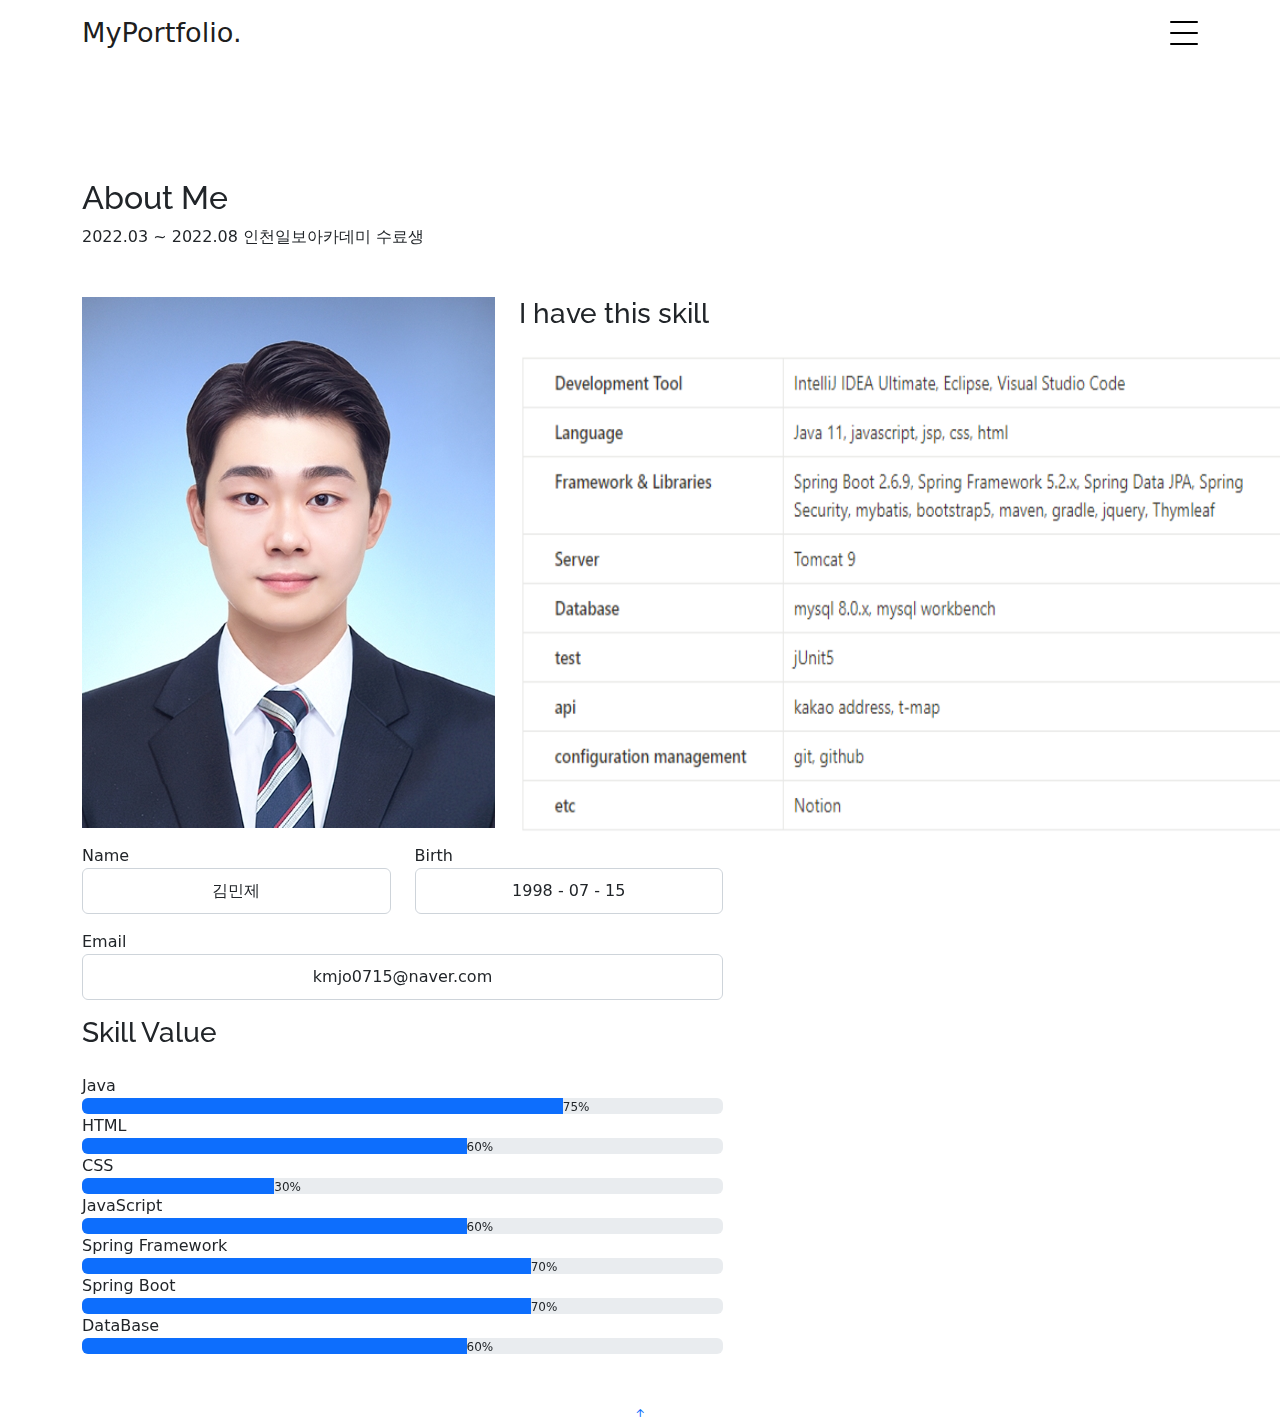
<file: about.html>
<!DOCTYPE html>
<html lang="en">

<head>
  <meta charset="utf-8">
  <meta content="width=device-width, initial-scale=1.0" name="viewport">

  <title>김민제의 포트폴리오 입니다.</title>
  <meta content="" name="description">
  <meta content="" name="keywords">

  <!-- Favicons -->
  <link href="assets/img/favicon.png" rel="icon">
  <link href="assets/img/apple-touch-icon.png" rel="apple-touch-icon">

  <!-- Google Fonts -->
  <link
    href="https://fonts.googleapis.com/css?family=https://fonts.googleapis.com/css?family=Inconsolata:400,500,600,700|Raleway:400,400i,500,500i,600,600i,700,700i"
    rel="stylesheet">

  <!-- Vendor CSS Files -->
  <link href="assets/vendor/aos/aos.css" rel="stylesheet">
  <link href="assets/vendor/bootstrap/css/bootstrap.min.css" rel="stylesheet">
  <link href="assets/vendor/bootstrap-icons/bootstrap-icons.css" rel="stylesheet">
  <link href="assets/vendor/swiper/swiper-bundle.min.css" rel="stylesheet">

  <!-- Template Main CSS File -->
  <link href="assets/css/style.css" rel="stylesheet">
  <scirpt src="https://code.jquery.com/jquery-3.3.1.js">
    </script>
    <link rel="stylesheet" href="assets/css/bootstrap.css">
    <!-- =======================================================
  * Template Name: MyPortfolio - v4.8.0
  * Template URL: https://bootstrapmade.com/myportfolio-bootstrap-portfolio-website-template/
  * Author: BootstrapMade.com
  * License: https://bootstrapmade.com/license/
  ======================================================== -->
</head>

<body>

  <!-- ======= Navbar ======= -->
  <div class="collapse navbar-collapse custom-navmenu" id="main-navbar">
    <div class="container py-2 py-md-5">
      <div class="row align-items-start">
        <div class="col-md-2">
          <ul class="custom-menu">
            <li><a href="index.html">Home</a></li>
            <li class="active"><a href="about.html">About Me</a></li>
            <li><a href="works.html">Works</a></li>
          </ul>
        </div>
      </div>

    </div>
  </div>

  <nav class="navbar navbar-light custom-navbar">
    <div class="container">
      <a class="navbar-brand" href="index.html">MyPortfolio.</a>
      <a href="#" class="burger" data-bs-toggle="collapse" data-bs-target="#main-navbar">
        <span></span>
      </a>
    </div>
  </nav>

  <main id="main">

    <section class="section pb-5">
      <div class="container">
        <div class="row mb-5 align-items-end">
          <div class="col-md-6" data-aos="fade-up">

            <h2>About Me</h2>
            <p class="mb-0">2022.03 ~ 2022.08 인천일보아카데미 수료생</p>
          </div>

        </div>

        <div class="row">
          <div class="col-md-4 ml-auto order-2" style="position: absolute; right: 5px; width:60%;" data-aos="fade-up">
            <h3 class="h3 mb-4">I have this skill</h3>
            <p><img src="assets/img/skill_1.PNG" style="position: absolute; width: 900px; height: 480px;" alt="Image"
                class="img-fluid"></p>
          </div>
          <div class="col-md-7 mb-5 mb-md-0" data-aos="fade-up">
            <p><img src="assets/img/kimminje_1.jpg" alt="Image" class="img-fluid"></p>
            <div class="row gy-3">
              <div class="col-md-6 form-group">
                <label for="name">Name</label>
                <input type="text" value="김민제" style="text-align:center" class="form-control" readonly>
              </div>
              <div class="col-md-6 form-group">
                <label for="name">Birth</label>
                <input type="text" value="1998 - 07 - 15" style="text-align:center" class="form-control" readonly>
              </div>
              <div class="col-md-12 form-group">
                <label for="name">Email</label>
                <input type="email" class="form-control" value="kmjo0715@naver.com" style="text-align:center" readonly>
              </div>
              <div class="col-md-12 form-group">
                <h3>Skill Value</h3>
              </div>
              <div class="col-md-12 form-group">
                <label for="name">Java</label>
                <div class="progress">
                  <div class="progress-bar" role="progressbar" style="width: 75%" aria-valuenow="75" aria-valuemin="0"
                    aria-valuemax="100"></div>75%
                </div>
                <div class="col-md-12 form-group">
                  <label for="name">HTML</label>
                  <div class="progress">
                    <div class="progress-bar" role="progressbar" style="width: 60%" aria-valuenow="60" aria-valuemin="0"
                      aria-valuemax="100"></div>60%
                  </div>
                  <div class="col-md-12 form-group">
                    <label for="name">CSS</label>
                    <div class="progress">
                      <div class="progress-bar" role="progressbar" style="width: 30%" aria-valuenow="30"
                        aria-valuemin="0" aria-valuemax="100"></div>30%
                    </div>
                    <div class="col-md-12 form-group">
                      <label for="name">JavaScript</label>
                      <div class="progress">
                        <div class="progress-bar" role="progressbar" style="width: 60%" aria-valuenow="60"
                          aria-valuemin="0" aria-valuemax="100"></div>60%
                      </div>
                      <div class="col-md-12 form-group">
                        <label for="name">Spring Framework</label>
                        <div class="progress">
                          <div class="progress-bar" role="progressbar" style="width: 70%" aria-valuenow="70"
                            aria-valuemin="0" aria-valuemax="100"></div>70%
                        </div>
                        <div class="col-md-12 form-group">
                          <label for="name">Spring Boot</label>
                          <div class="progress">
                            <div class="progress-bar" role="progressbar" style="width: 70%" aria-valuenow="70"
                              aria-valuemin="0" aria-valuemax="100"></div>70%
                          </div>
                          <div class="col-md-12 form-group">
                            <label for="name">DataBase</label>
                            <div class="progress">
                              <div class="progress-bar" role="progressbar" style="width: 60%" aria-valuenow="60"
                                aria-valuemin="0" aria-valuemax="100"></div>60%
                            </div>
                          </div>

                        </div>

    </section>

  </main><!-- End #main -->

  <a href="#" class="back-to-top d-flex align-items-center justify-content-center"><i
      class="bi bi-arrow-up-short"></i></a>

  <!-- Vendor JS Files -->
  <script src="assets/vendor/aos/aos.js"></script>
  <script src="assets/vendor/bootstrap/js/bootstrap.bundle.min.js"></script>
  <script src="assets/vendor/isotope-layout/isotope.pkgd.min.js"></script>
  <script src="assets/vendor/swiper/swiper-bundle.min.js"></script>
  <script src="assets/vendor/php-email-form/validate.js"></script>

  <!-- Template Main JS File -->
  <script src="assets/js/main.js"></script>

</body>

</html>
</file>
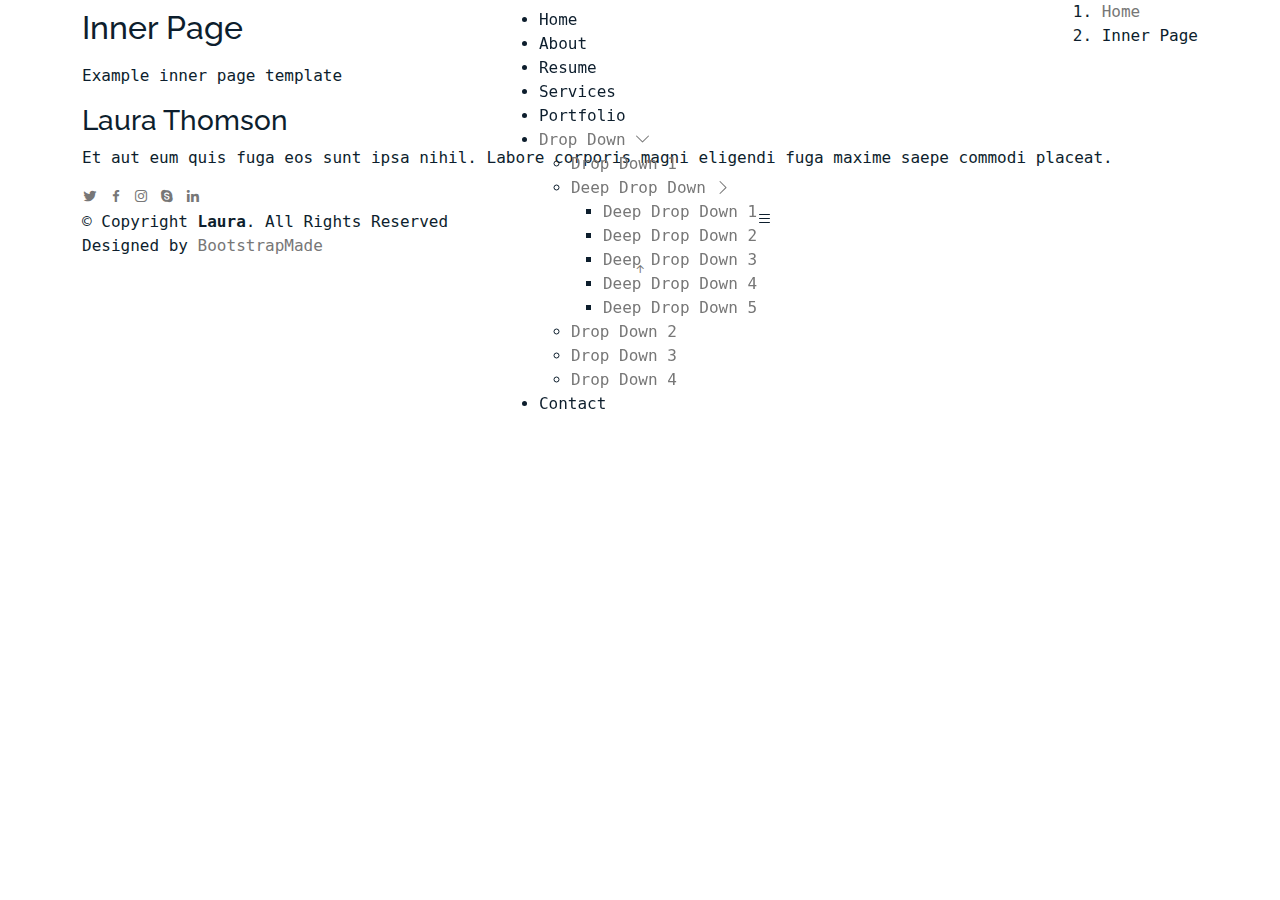
<file: inner-page.html>
<!DOCTYPE html>
<html lang="en">

<head>
  <meta charset="utf-8">
  <meta content="width=device-width, initial-scale=1.0" name="viewport">

  <title>Inner Page - Laura Bootstrap Template</title>
  <meta content="" name="description">
  <meta content="" name="keywords">

  <!-- Favicons -->
  <link href="assets/img/favicon.png" rel="icon">
  <link href="assets/img/apple-touch-icon.png" rel="apple-touch-icon">

  <!-- Google Fonts -->
  <link href="https://fonts.googleapis.com/css?family=Open+Sans:300,300i,400,400i,600,600i,700,700i|Raleway:300,300i,400,400i,500,500i,600,600i,700,700i|Satisfy" rel="stylesheet">

  <!-- Vendor CSS Files -->
  <link href="assets/vendor/bootstrap/css/bootstrap.min.css" rel="stylesheet">
  <link href="assets/vendor/bootstrap-icons/bootstrap-icons.css" rel="stylesheet">
  <link href="assets/vendor/boxicons/css/boxicons.min.css" rel="stylesheet">
  <link href="assets/vendor/glightbox/css/glightbox.min.css" rel="stylesheet">
  <link href="assets/vendor/swiper/swiper-bundle.min.css" rel="stylesheet">

  <!-- Template Main CSS File -->
  <link href="assets/css/style.css" rel="stylesheet">

  <!-- =======================================================
  * Template Name: Laura - v4.7.0
  * Template URL: https://bootstrapmade.com/laura-free-creative-bootstrap-theme/
  * Author: BootstrapMade.com
  * License: https://bootstrapmade.com/license/
  ======================================================== -->
</head>

<body>

  <!-- ======= Header ======= -->
  <header id="header" class="fixed-top d-flex justify-content-center align-items-center ">

    <nav id="navbar" class="navbar">
      <ul>
        <li><a class="nav-link scrollto " href="#hero">Home</a></li>
        <li><a class="nav-link scrollto" href="#about">About</a></li>
        <li><a class="nav-link scrollto" href="#resume">Resume</a></li>
        <li><a class="nav-link scrollto" href="#services">Services</a></li>
        <li><a class="nav-link scrollto " href="#portfolio">Portfolio</a></li>
        <li class="dropdown"><a href="#"><span>Drop Down</span> <i class="bi bi-chevron-down"></i></a>
          <ul>
            <li><a href="#">Drop Down 1</a></li>
            <li class="dropdown"><a href="#"><span>Deep Drop Down</span> <i class="bi bi-chevron-right"></i></a>
              <ul>
                <li><a href="#">Deep Drop Down 1</a></li>
                <li><a href="#">Deep Drop Down 2</a></li>
                <li><a href="#">Deep Drop Down 3</a></li>
                <li><a href="#">Deep Drop Down 4</a></li>
                <li><a href="#">Deep Drop Down 5</a></li>
              </ul>
            </li>
            <li><a href="#">Drop Down 2</a></li>
            <li><a href="#">Drop Down 3</a></li>
            <li><a href="#">Drop Down 4</a></li>
          </ul>
        </li>
        <li><a class="nav-link scrollto" href="#contact">Contact</a></li>
      </ul>
      <i class="bi bi-list mobile-nav-toggle"></i>
    </nav><!-- .navbar -->

  </header><!-- End Header -->

  <main id="main">

    <!-- ======= Breadcrumbs ======= -->
    <section class="breadcrumbs">
      <div class="container">

        <div class="d-flex justify-content-between align-items-center">
          <h2>Inner Page</h2>
          <ol>
            <li><a href="index.html">Home</a></li>
            <li>Inner Page</li>
          </ol>
        </div>

      </div>
    </section><!-- End Breadcrumbs -->

    <section class="inner-page">
      <div class="container">
        <p>
          Example inner page template
        </p>
      </div>
    </section>

  </main><!-- End #main -->

  <!-- ======= Footer ======= -->
  <footer id="footer">
    <div class="container">
      <h3>Laura Thomson</h3>
      <p>Et aut eum quis fuga eos sunt ipsa nihil. Labore corporis magni eligendi fuga maxime saepe commodi placeat.</p>
      <div class="social-links">
        <a href="#" class="twitter"><i class="bx bxl-twitter"></i></a>
        <a href="#" class="facebook"><i class="bx bxl-facebook"></i></a>
        <a href="#" class="instagram"><i class="bx bxl-instagram"></i></a>
        <a href="#" class="google-plus"><i class="bx bxl-skype"></i></a>
        <a href="#" class="linkedin"><i class="bx bxl-linkedin"></i></a>
      </div>
      <div class="copyright">
        &copy; Copyright <strong><span>Laura</span></strong>. All Rights Reserved
      </div>
      <div class="credits">
        <!-- All the links in the footer should remain intact. -->
        <!-- You can delete the links only if you purchased the pro version. -->
        <!-- Licensing information: https://bootstrapmade.com/license/ -->
        <!-- Purchase the pro version with working PHP/AJAX contact form: https://bootstrapmade.com/laura-free-creative-bootstrap-theme/ -->
        Designed by <a href="https://bootstrapmade.com/">BootstrapMade</a>
      </div>
    </div>
  </footer><!-- End Footer -->

  <a href="#" class="back-to-top d-flex align-items-center justify-content-center"><i class="bi bi-arrow-up-short"></i></a>

  <!-- Vendor JS Files -->
  <script src="assets/vendor/purecounter/purecounter.js"></script>
  <script src="assets/vendor/bootstrap/js/bootstrap.bundle.min.js"></script>
  <script src="assets/vendor/glightbox/js/glightbox.min.js"></script>
  <script src="assets/vendor/isotope-layout/isotope.pkgd.min.js"></script>
  <script src="assets/vendor/swiper/swiper-bundle.min.js"></script>
  <script src="assets/vendor/waypoints/noframework.waypoints.js"></script>
  <script src="assets/vendor/php-email-form/validate.js"></script>

  <!-- Template Main JS File -->
  <script src="assets/js/main.js"></script>

</body>

</html>
</file>
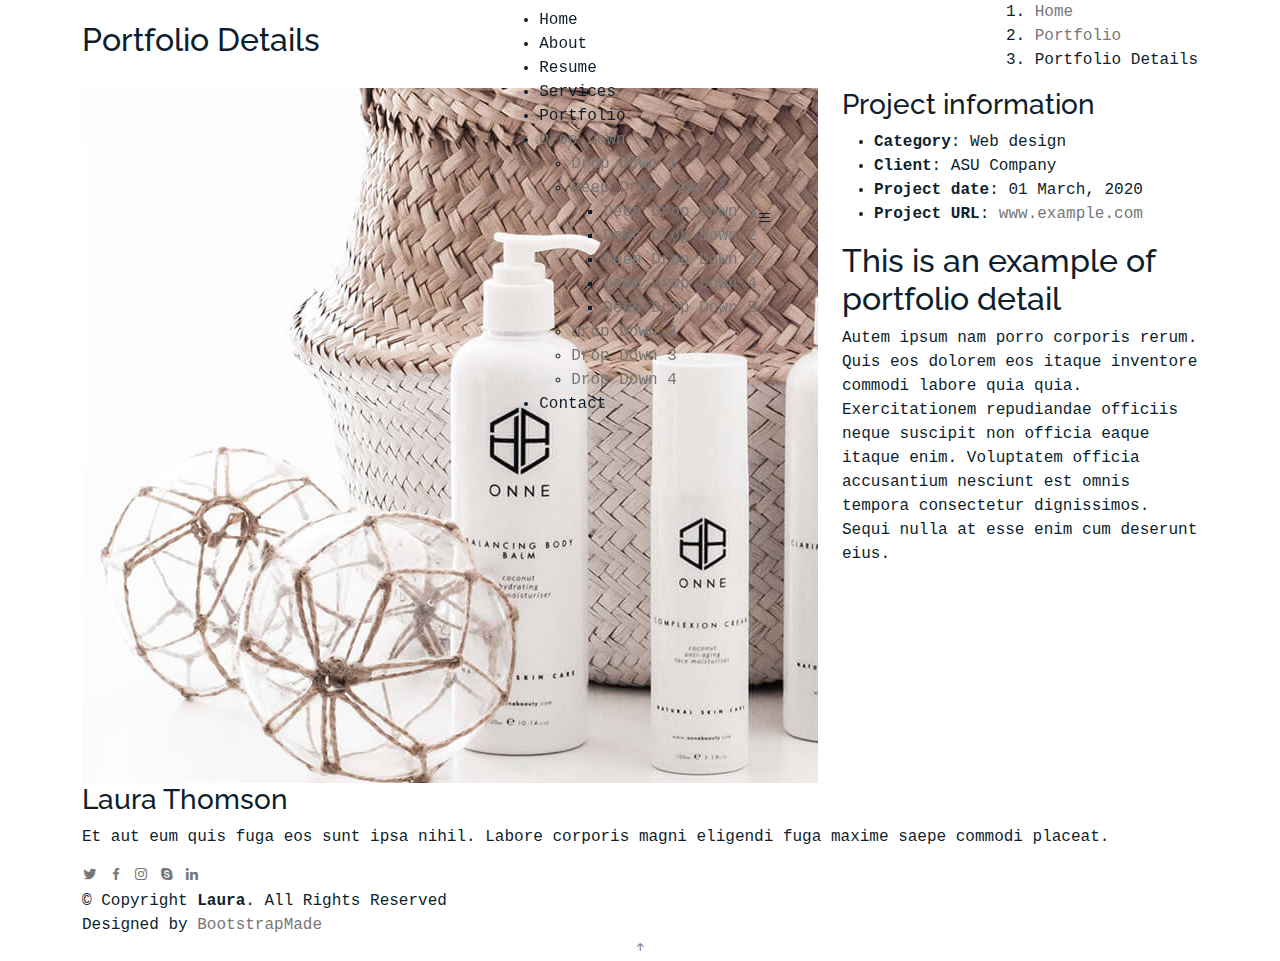
<file: portfolio-details.html>
<!DOCTYPE html>
<html lang="en">

<head>
  <meta charset="utf-8">
  <meta content="width=device-width, initial-scale=1.0" name="viewport">

  <title>Portfolio Details - Laura Bootstrap Template</title>
  <meta content="" name="description">
  <meta content="" name="keywords">

  <!-- Favicons -->
  <link href="assets/img/favicon.png" rel="icon">
  <link href="assets/img/apple-touch-icon.png" rel="apple-touch-icon">

  <!-- Google Fonts -->
  <link href="https://fonts.googleapis.com/css?family=Open+Sans:300,300i,400,400i,600,600i,700,700i|Raleway:300,300i,400,400i,500,500i,600,600i,700,700i|Satisfy" rel="stylesheet">

  <!-- Vendor CSS Files -->
  <link href="assets/vendor/bootstrap/css/bootstrap.min.css" rel="stylesheet">
  <link href="assets/vendor/bootstrap-icons/bootstrap-icons.css" rel="stylesheet">
  <link href="assets/vendor/boxicons/css/boxicons.min.css" rel="stylesheet">
  <link href="assets/vendor/glightbox/css/glightbox.min.css" rel="stylesheet">
  <link href="assets/vendor/swiper/swiper-bundle.min.css" rel="stylesheet">

  <!-- Template Main CSS File -->
  <link href="assets/css/style.css" rel="stylesheet">

  <!-- =======================================================
  * Template Name: Laura - v4.7.0
  * Template URL: https://bootstrapmade.com/laura-free-creative-bootstrap-theme/
  * Author: BootstrapMade.com
  * License: https://bootstrapmade.com/license/
  ======================================================== -->
</head>

<body>

  <!-- ======= Header ======= -->
  <header id="header" class="fixed-top d-flex justify-content-center align-items-center ">

    <nav id="navbar" class="navbar">
      <ul>
        <li><a class="nav-link scrollto " href="#hero">Home</a></li>
        <li><a class="nav-link scrollto" href="#about">About</a></li>
        <li><a class="nav-link scrollto" href="#resume">Resume</a></li>
        <li><a class="nav-link scrollto" href="#services">Services</a></li>
        <li><a class="nav-link scrollto active" href="#portfolio">Portfolio</a></li>
        <li class="dropdown"><a href="#"><span>Drop Down</span> <i class="bi bi-chevron-down"></i></a>
          <ul>
            <li><a href="#">Drop Down 1</a></li>
            <li class="dropdown"><a href="#"><span>Deep Drop Down</span> <i class="bi bi-chevron-right"></i></a>
              <ul>
                <li><a href="#">Deep Drop Down 1</a></li>
                <li><a href="#">Deep Drop Down 2</a></li>
                <li><a href="#">Deep Drop Down 3</a></li>
                <li><a href="#">Deep Drop Down 4</a></li>
                <li><a href="#">Deep Drop Down 5</a></li>
              </ul>
            </li>
            <li><a href="#">Drop Down 2</a></li>
            <li><a href="#">Drop Down 3</a></li>
            <li><a href="#">Drop Down 4</a></li>
          </ul>
        </li>
        <li><a class="nav-link scrollto" href="#contact">Contact</a></li>
      </ul>
      <i class="bi bi-list mobile-nav-toggle"></i>
    </nav><!-- .navbar -->

  </header><!-- End Header -->

  <main id="main">

    <!-- ======= Breadcrumbs Section ======= -->
    <section class="breadcrumbs">
      <div class="container">

        <div class="d-flex justify-content-between align-items-center">
          <h2>Portfolio Details</h2>
          <ol>
            <li><a href="index.html">Home</a></li>
            <li><a href="portfolio.html">Portfolio</a></li>
            <li>Portfolio Details</li>
          </ol>
        </div>

      </div>
    </section><!-- Breadcrumbs Section -->

    <!-- ======= Portfolio Details Section ======= -->
    <section id="portfolio-details" class="portfolio-details">
      <div class="container">

        <div class="row gy-4">

          <div class="col-lg-8">
            <div class="portfolio-details-slider swiper">
              <div class="swiper-wrapper align-items-center">

                <div class="swiper-slide">
                  <img src="assets/img/portfolio/portfolio-details-1.jpg" alt="">
                </div>

                <div class="swiper-slide">
                  <img src="assets/img/portfolio/portfolio-details-2.jpg" alt="">
                </div>

                <div class="swiper-slide">
                  <img src="assets/img/portfolio/portfolio-details-3.jpg" alt="">
                </div>

              </div>
              <div class="swiper-pagination"></div>
            </div>
          </div>

          <div class="col-lg-4">
            <div class="portfolio-info">
              <h3>Project information</h3>
              <ul>
                <li><strong>Category</strong>: Web design</li>
                <li><strong>Client</strong>: ASU Company</li>
                <li><strong>Project date</strong>: 01 March, 2020</li>
                <li><strong>Project URL</strong>: <a href="#">www.example.com</a></li>
              </ul>
            </div>
            <div class="portfolio-description">
              <h2>This is an example of portfolio detail</h2>
              <p>
                Autem ipsum nam porro corporis rerum. Quis eos dolorem eos itaque inventore commodi labore quia quia. Exercitationem repudiandae officiis neque suscipit non officia eaque itaque enim. Voluptatem officia accusantium nesciunt est omnis tempora consectetur dignissimos. Sequi nulla at esse enim cum deserunt eius.
              </p>
            </div>
          </div>

        </div>

      </div>
    </section><!-- End Portfolio Details Section -->

  </main><!-- End #main -->

  <!-- ======= Footer ======= -->
  <footer id="footer">
    <div class="container">
      <h3>Laura Thomson</h3>
      <p>Et aut eum quis fuga eos sunt ipsa nihil. Labore corporis magni eligendi fuga maxime saepe commodi placeat.</p>
      <div class="social-links">
        <a href="#" class="twitter"><i class="bx bxl-twitter"></i></a>
        <a href="#" class="facebook"><i class="bx bxl-facebook"></i></a>
        <a href="#" class="instagram"><i class="bx bxl-instagram"></i></a>
        <a href="#" class="google-plus"><i class="bx bxl-skype"></i></a>
        <a href="#" class="linkedin"><i class="bx bxl-linkedin"></i></a>
      </div>
      <div class="copyright">
        &copy; Copyright <strong><span>Laura</span></strong>. All Rights Reserved
      </div>
      <div class="credits">
        <!-- All the links in the footer should remain intact. -->
        <!-- You can delete the links only if you purchased the pro version. -->
        <!-- Licensing information: https://bootstrapmade.com/license/ -->
        <!-- Purchase the pro version with working PHP/AJAX contact form: https://bootstrapmade.com/laura-free-creative-bootstrap-theme/ -->
        Designed by <a href="https://bootstrapmade.com/">BootstrapMade</a>
      </div>
    </div>
  </footer><!-- End Footer -->

  <a href="#" class="back-to-top d-flex align-items-center justify-content-center"><i class="bi bi-arrow-up-short"></i></a>

  <!-- Vendor JS Files -->
  <script src="assets/vendor/purecounter/purecounter.js"></script>
  <script src="assets/vendor/bootstrap/js/bootstrap.bundle.min.js"></script>
  <script src="assets/vendor/glightbox/js/glightbox.min.js"></script>
  <script src="assets/vendor/isotope-layout/isotope.pkgd.min.js"></script>
  <script src="assets/vendor/swiper/swiper-bundle.min.js"></script>
  <script src="assets/vendor/waypoints/noframework.waypoints.js"></script>
  <script src="assets/vendor/php-email-form/validate.js"></script>

  <!-- Template Main JS File -->
  <script src="assets/js/main.js"></script>

</body>

</html>
</file>
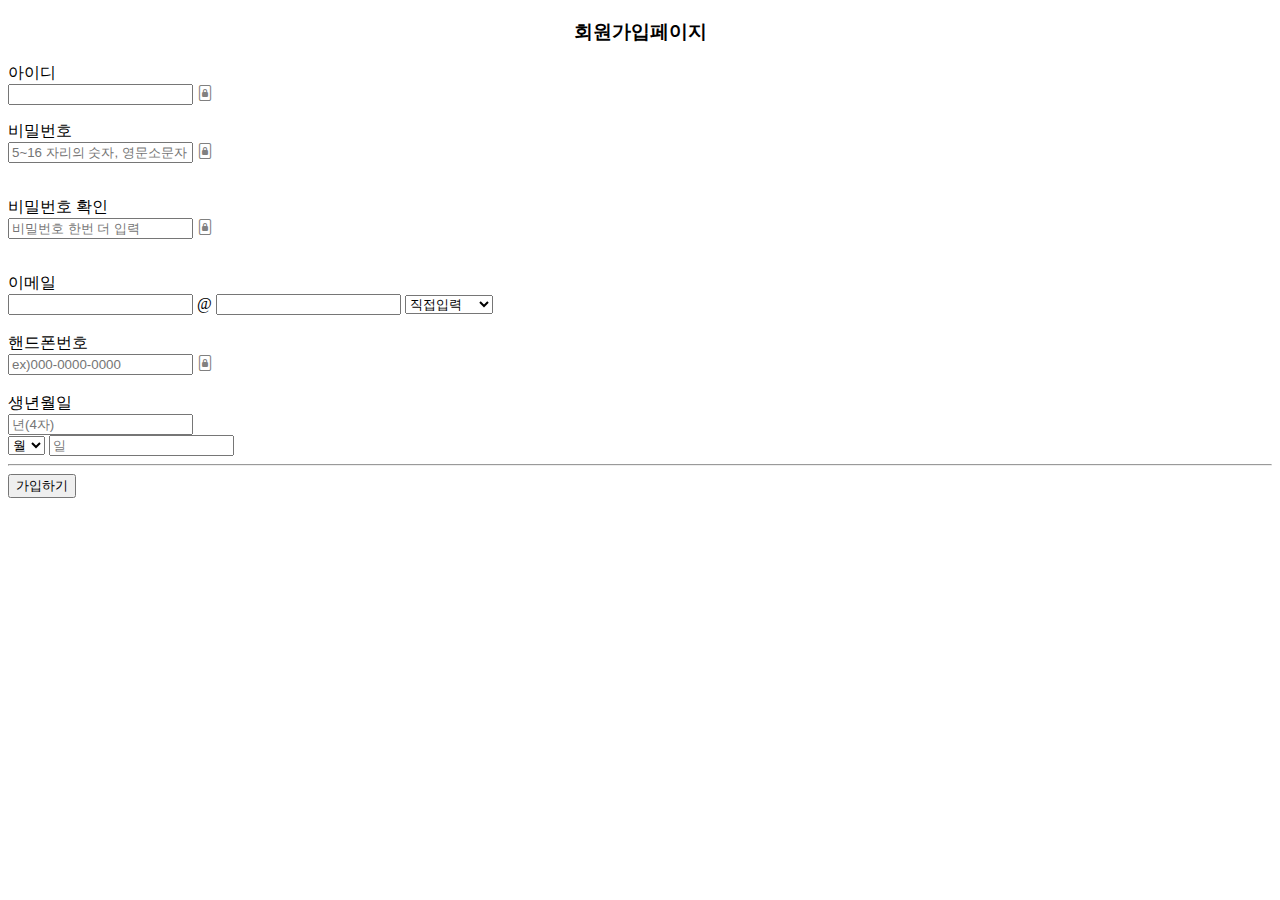
<file: signup.html>
<!DOCTYPE html>
<html lang="en">

<head>
    <meta charset="UTF-8">
    <meta http-equiv="X-UA-Compatible" content="IE=edge">
    <meta name="viewport" content="width=device-width, initial-scale=1.0">
    <title>Document</title>
    <link rel="stylesheet" href="https://cdn.jsdelivr.net/npm/bootstrap-icons@1.8.1/font/bootstrap-icons.css">
    <style>
        h3{
            text-align: center;
        }
       
    </style>
</head>

<body>

    <h3>회원가입페이지</h3>
    <div>아이디 <br /> <input type="text" id="id1" onblur="idCheck()">
    <i style="color:gray" id="gray3" class="bi bi-file-lock2"></i> <br /> 
    <p id="idCheck1"></p>
    비밀번호 <br /> <input type="password" id="pw1" placeholder="5~16 자리의 숫자, 영문소문자" onblur="password_exp()">
    <i style="color:gray" id="gray1" class="bi bi-file-lock2"></i>
    <p id="passwordExp"></p> <br />
    비밀번호 확인 <br /> <input type="password" id="pw2" placeholder="비밀번호 한번 더 입력" onblur="pwCheck()">
    <i style="color:gray" id="gray" class="bi bi-file-lock2"></i>
    <p id="pwCheckResult"></p> <br />
    이메일 <br /> <input type="text" id="userEmail"> @
    <input type="text" id="userEmail2">
    <select id="emailCheck" onchange="emailchoice()">
        <option value="">직접입력</option>
        <option value="naver.com">naver.com</option>
        <option value="daum.net">daum.net</option>
        <option value="yahoo.com">yahoo.com</option>
        <option value="nate.com">nate.com</option>
    </select> <br /> <br />
    핸드폰번호 <br /> <input type="text" id="phoneNum" onblur="phoneCheck()" placeholder="ex)000-0000-0000">
    <i style="color:gray" id="gray2" class="bi bi-file-lock2"></i> <br/> <br/>
    <div>

    생년월일<br/>
        <input type="text" id="yy" class="int" maxlength="4" placeholder="년(4자)"> <br/>
             <select id="mm">
                <option>월</option>
                <option value="01">1</option>
                <option value="02">2</option>
                <option value="03">3</option>
                <option value="04">4</option>
                <option value="05">5</option>
                <option value="06">6</option>
                <option value="07">7</option>
                <option value="08">8</option>
                <option value="09">9</option>
                <option value="10">10</option>
                <option value="11">11</option>
                <option value="12">12</option>
            </select>
                <input type="text" id="dd" class="int" maxlength="2" placeholder="일">
            </div>
    <hr>
    <div class="btn_area">
        <button type="button">
            <span>가입하기</span>
        </button>
     </div>
</body>
<script>
    function idCheck() {
        const id = document.getElementById("id1").value;
        const exp = /^(?=.*[a-z])[a-z\d]{5,15}$/;
        const idCheck1 = document.getElementById("idCheck1");
        const colorChange = document.getElementById("gray3")
        if (id.match(exp)) {
            idCheck1.innerHTML = "사용 할 수 있는 아이디입니다"
            idCheck1.style.color = "green";
            colorChange.style.color = "green";
        } else {
            colorChange.style.color = "red";
            idCheck1.innerHTML = "영어 소문자 + 숫자를 사용하세요"
            idCheck1.style.color = "red";
        }
    }
    function password_exp() {
        const pw1 = document.getElementById("pw1").value;
        const exp = /^(?=.*[a-z])(?=.*\d)[a-z\d]{5,15}$/;
        const colorChange = document.getElementById("gray1");
        const result = document.getElementById("passwordExp");
        if (!pw1.match(exp)) {
            result.innerHTML = "영문소문자 + 숫자를 사용하세요!"
            result.style.color = "red";
        } else {
            colorChange.style.color = "green";
            result.innerHTML = ""
        }
    }
    function pwCheck() {
        const password1 = document.getElementById("pw1").value;
        const password2 = document.getElementById("pw2").value;
        const checkResult = document.getElementById("pwCheckResult");
        const colorChange = document.getElementById("gray");
        if (password1 == password2) {
            checkResult.innerHTML = "비밀번호가 일치합니다";
            checkResult.style.color = "green";
            colorChange.style.color = "green";
        } else {
            checkResult.innerHTML = "비밀번호가 일치하지 않습니다"
            checkResult.style.color = "red";
            colorChange.style.color = "red";
        }
    }
    function emailchoice() {
        const emailResult = document.getElementById("userEmail2");
        const emailChoice = document.getElementById("emailCheck").value;
        userEmail2.value = emailChoice;
    }
    function phoneCheck() {
        const phone_numCheck = document.getElementById("phoneNum").value;
        const exp = /^\d{3}-\d{4}-\d{4}$/;
        const colorChange = document.getElementById("gray2");
        if (phone_numCheck.match(exp)) {
            colorChange.style.color = "green";
        } else {
            colorChange.style.color = "red";

        }
    }
</script>

</html>
</file>
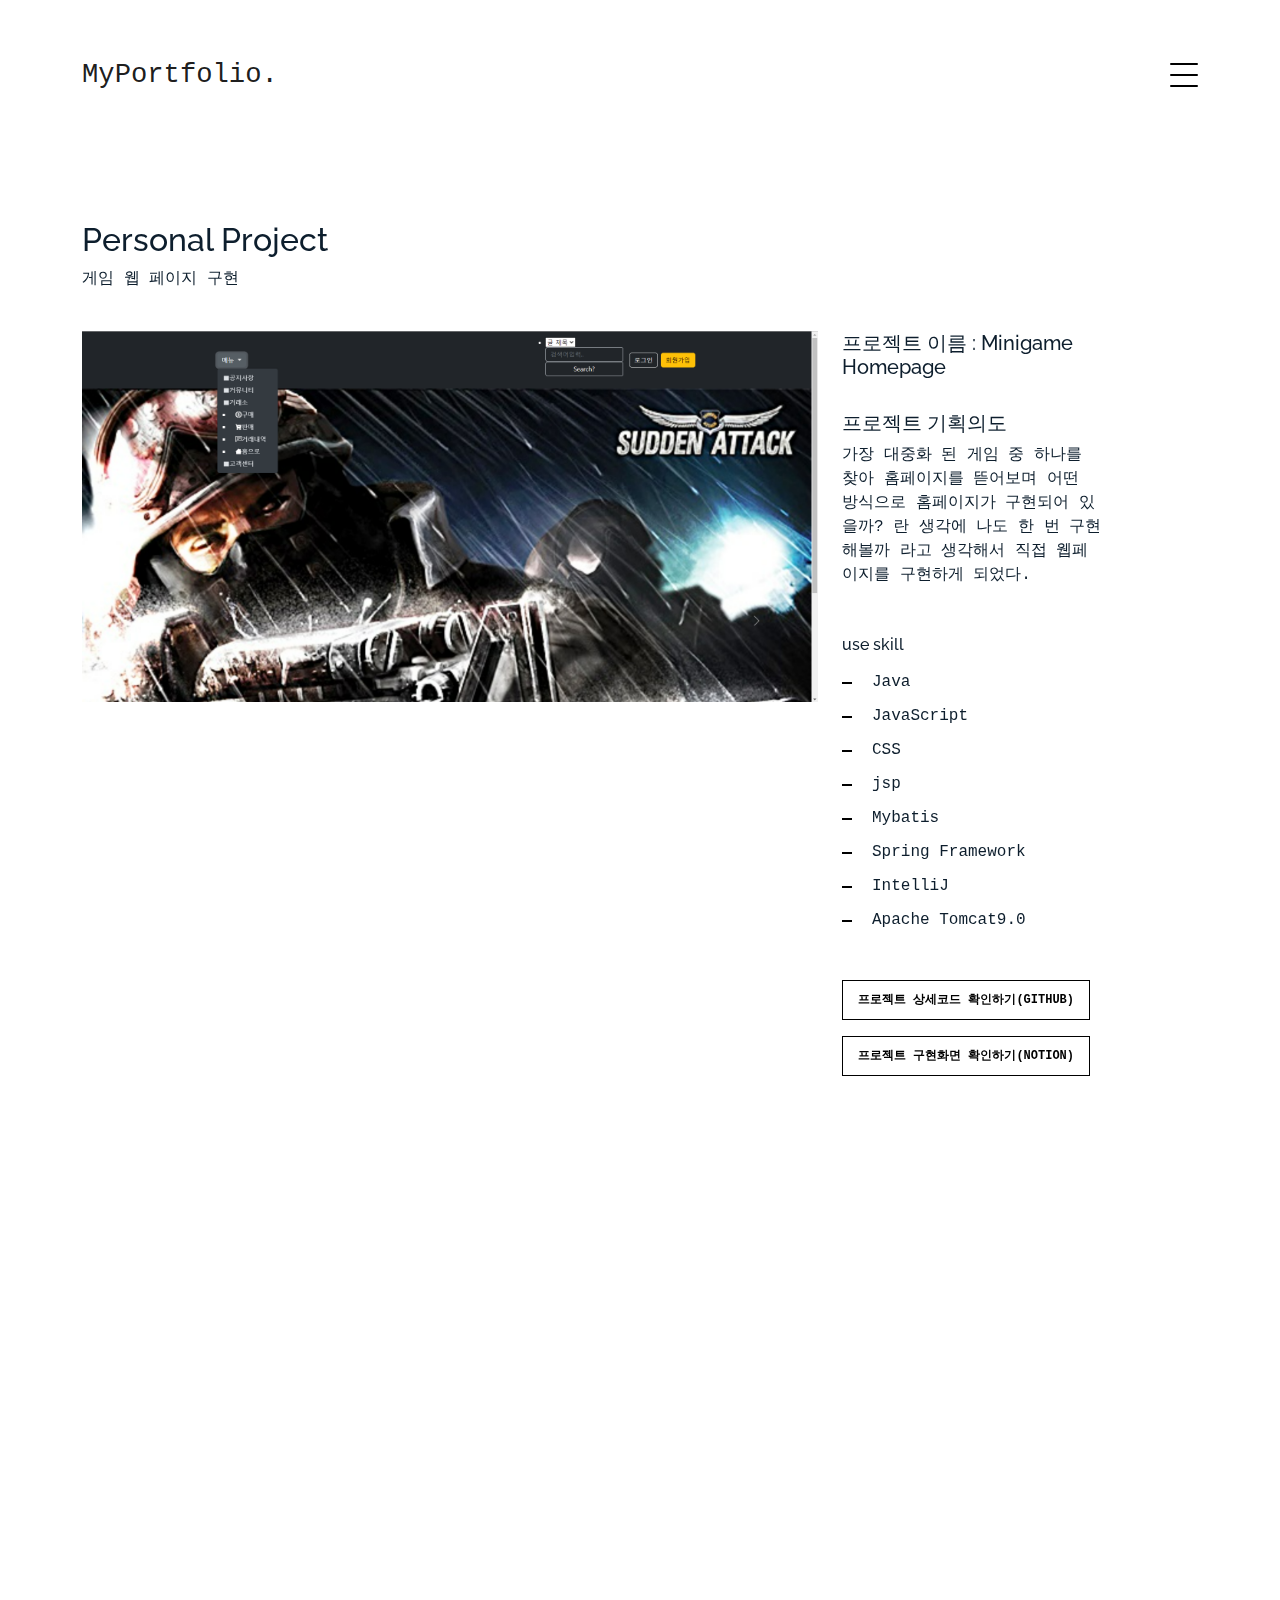
<file: sudden_Main.html>
<!DOCTYPE html>
<html lang="en">

<head>
  <meta charset="utf-8">
  <meta content="width=device-width, initial-scale=1.0" name="viewport">

  <title>Team_project</title>
  <meta content="" name="description">
  <meta content="" name="keywords">

  <!-- Favicons -->
  <link href="assets/img/favicon.png" rel="icon">
  <link href="assets/img/apple-touch-icon.png" rel="apple-touch-icon">

  <!-- Google Fonts -->
  <link
    href="https://fonts.googleapis.com/css?family=https://fonts.googleapis.com/css?family=Inconsolata:400,500,600,700|Raleway:400,400i,500,500i,600,600i,700,700i"
    rel="stylesheet">

  <!-- Vendor CSS Files -->
  <link href="assets/vendor/aos/aos.css" rel="stylesheet">
  <link href="assets/vendor/bootstrap/css/bootstrap.min.css" rel="stylesheet">
  <link href="assets/vendor/bootstrap-icons/bootstrap-icons.css" rel="stylesheet">
  <link href="assets/vendor/swiper/swiper-bundle.min.css" rel="stylesheet">

  <!-- Template Main CSS File -->
  <link href="assets/css/style.css" rel="stylesheet">

  <!-- =======================================================
  * Template Name: MyPortfolio - v4.8.0
  * Template URL: https://bootstrapmade.com/myportfolio-bootstrap-portfolio-website-template/
  * Author: BootstrapMade.com
  * License: https://bootstrapmade.com/license/
  ======================================================== -->
</head>

<body>

  <!-- ======= Navbar ======= -->
  <div class="collapse navbar-collapse custom-navmenu" id="main-navbar">
    <div class="container py-2 py-md-5">
      <div class="row align-items-start">
        <div class="col-md-2">
          <ul class="custom-menu">
            <li><a href="index.html">Home</a></li>
            <li><a href="about.html">About Me</a></li>
            <li class="active"><a href="works.html">Works</a></li>
          </ul>
        </div>
        <div class="col-md-6 d-none d-md-block  mr-auto">
          <div class="tweet d-flex">

          </div>
        </div>
      </div>

    </div>
  </div>

  <nav class="navbar navbar-light custom-navbar">
    <div class="container">
      <a class="navbar-brand" href="index.html">MyPortfolio.</a>
      <a href="#" class="burger" data-bs-toggle="collapse" data-bs-target="#main-navbar">
        <span></span>
      </a>
    </div>
  </nav>

  <main id="main">

    <section class="section">
      <div class="container">
        <div class="row mb-4 align-items-center">
          <div class="col-md-6" data-aos="fade-up">
            <h2>Personal Project</h2>
            <p>게임 웹 페이지 구현</p>
          </div>
        </div>
      </div>

      <div class="site-section pb-0">
        <div class="container">
          <div class="row align-items-stretch">
            <div class="col-md-8" data-aos="fade-up">
              <img src="assets/img/sudden.PNG" alt="Image" class="img-fluid">
            </div>
            <div class="col-md-3 ml-auto" data-aos="fade-up" data-aos-delay="100">
              <div class="sticky-content">
                <h3 class="h3">프로젝트 이름 : Minigame Homepage</h3>
                <br>
                <div class="mb-5">
                  <h5>프로젝트 기획의도</h5>
                  <p>가장 대중화 된 게임 중 하나를 찾아 홈페이지를 뜯어보며 어떤 방식으로 홈페이지가 구현되어 있을까? 란 생각에 나도 한 번 구현해볼까 라고 생각해서 직접 웹페이지를 구현하게 되었다.</p>

                </div>

                <h4 class="h4 mb-3">use skill</h4>
                <ul class="list-unstyled list-line mb-5">
                  <li>Java</li>
                  <li>JavaScript</li>
                  <li>CSS</li>
                  <li>jsp</li>
                  <li>Mybatis</li>
                  <li>Spring Framework</li>
                  <li>IntelliJ</li>
                  <li>Apache Tomcat9.0</li>
                </ul>

                <p><a href="https://github.com/minje0715/Project_20220607" class="readmore">프로젝트 상세코드 확인하기(GitHub)</a></p>
                <p><a href="https://minjekim.notion.site/TeamProject-2a6faea6b3bb46ea8d13f3cc76565e1e" class="readmore">프로젝트 구현화면 확인하기(Notion)</a></p>

              </div>
            </div>
          </div>
        </div>
        <div class="container">
          <div class="row mb-4 align-items-center">
            <div class="col-md-6" data-aos="fade-up">
              <br>
              <h2>기능 설명</h2>
              <h6>1. 회원관리</h6>
              <p>- 회원제를 위한 테이블 생성 및 회원제 기능 구현</p>
              <p>- 회원가입, 로그인 및 마이 페이지 기능 구현</p>
              <p>- 로그인 시 가상 session(변수)에 저장하여 유동적으로 설계됨. 로그아웃 시 변수 내 값을 삭제함</p>


              <h6>2. 마이 페이지 관리</h6>
              <p>- 마이 페이지 내에서 회원정보 수정 및 탈퇴 기능 구현</p>
              <p>- 마이 페이지 내에서 카카오페이 API를 이용 한 캐쉬 충전 기능 구현</p>


              <h6>3. 커뮤니티 관리</h6>
              <p>- 회원들이 이용 할 수 있는 자유 게시판 기능</p>
              <p>- admin 계정으로 작성 할 수 있는 공지사항 게시판 기능</p>
              <p>- select 박스로 작성자/글 제목으로 검색 할 수 있는 검색창 기능</p>
              <p>- 글 상세 조회 및 ajax로 댓글 기능 구현</p>


              <h6>4. 게시글 관리</h6>
              <p>- 자유 게시판 , 신호 게시판 , 공지 게시판 글 작성</p>
              <p>- 신호 게시판 선택 시 나의 신호등 목록에 있는 신호를 하나 선택 후 같이 등록함</p>
              <p>- 신호 게시판에 등록된 신호등을 나의 신호등 목록에 저장하기</p>


              <h6>5. 거래소</h6>
              <p>- 회원들이 아이템을 사고 팔 수 있는 거래소 기능</p>
              <p>- 한 페이지에 아이템이 9개씩 출력 되며 그 이상 넘어가면 다음페이지로 이동되는 페이징 기능</p>
              <p>- 아이템을 구매 하면 그 창에서 사라지며 내가 구매한 목록에 추가되는 기능</p>
              <p>- 아이템을 판매 및 구매 할 시 거래내역에 자동으로 추가 되는 거래내역 기능</p>


              
              <h6>6.고객센터</h6>
              <p>- 실시간 운영자와 채팅 할 수 있는 채팅기능 구현</p>



              <h6>7. 관리자</h6>
              <p>- 회원 목록 조회 및 강제탈퇴 기능</p>
              <p>- 불필요하다고 생각되는 게시물 강제 삭제 기능</p>
              <p>- 도배성으로 의심되는 아이템 삭제 기능</p>
            
            </div>
          </div>
        </div>
    </section>

    <a href="#" class="back-to-top d-flex align-items-center justify-content-center"><i
        class="bi bi-arrow-up-short"></i></a>

    <!-- Vendor JS Files -->
    <script src="assets/vendor/aos/aos.js"></script>
    <script src="assets/vendor/bootstrap/js/bootstrap.bundle.min.js"></script>
    <script src="assets/vendor/isotope-layout/isotope.pkgd.min.js"></script>
    <script src="assets/vendor/swiper/swiper-bundle.min.js"></script>
    <script src="assets/vendor/php-email-form/validate.js"></script>

    <!-- Template Main JS File -->
    <script src="assets/js/main.js"></script>

</body>

</html>
</file>
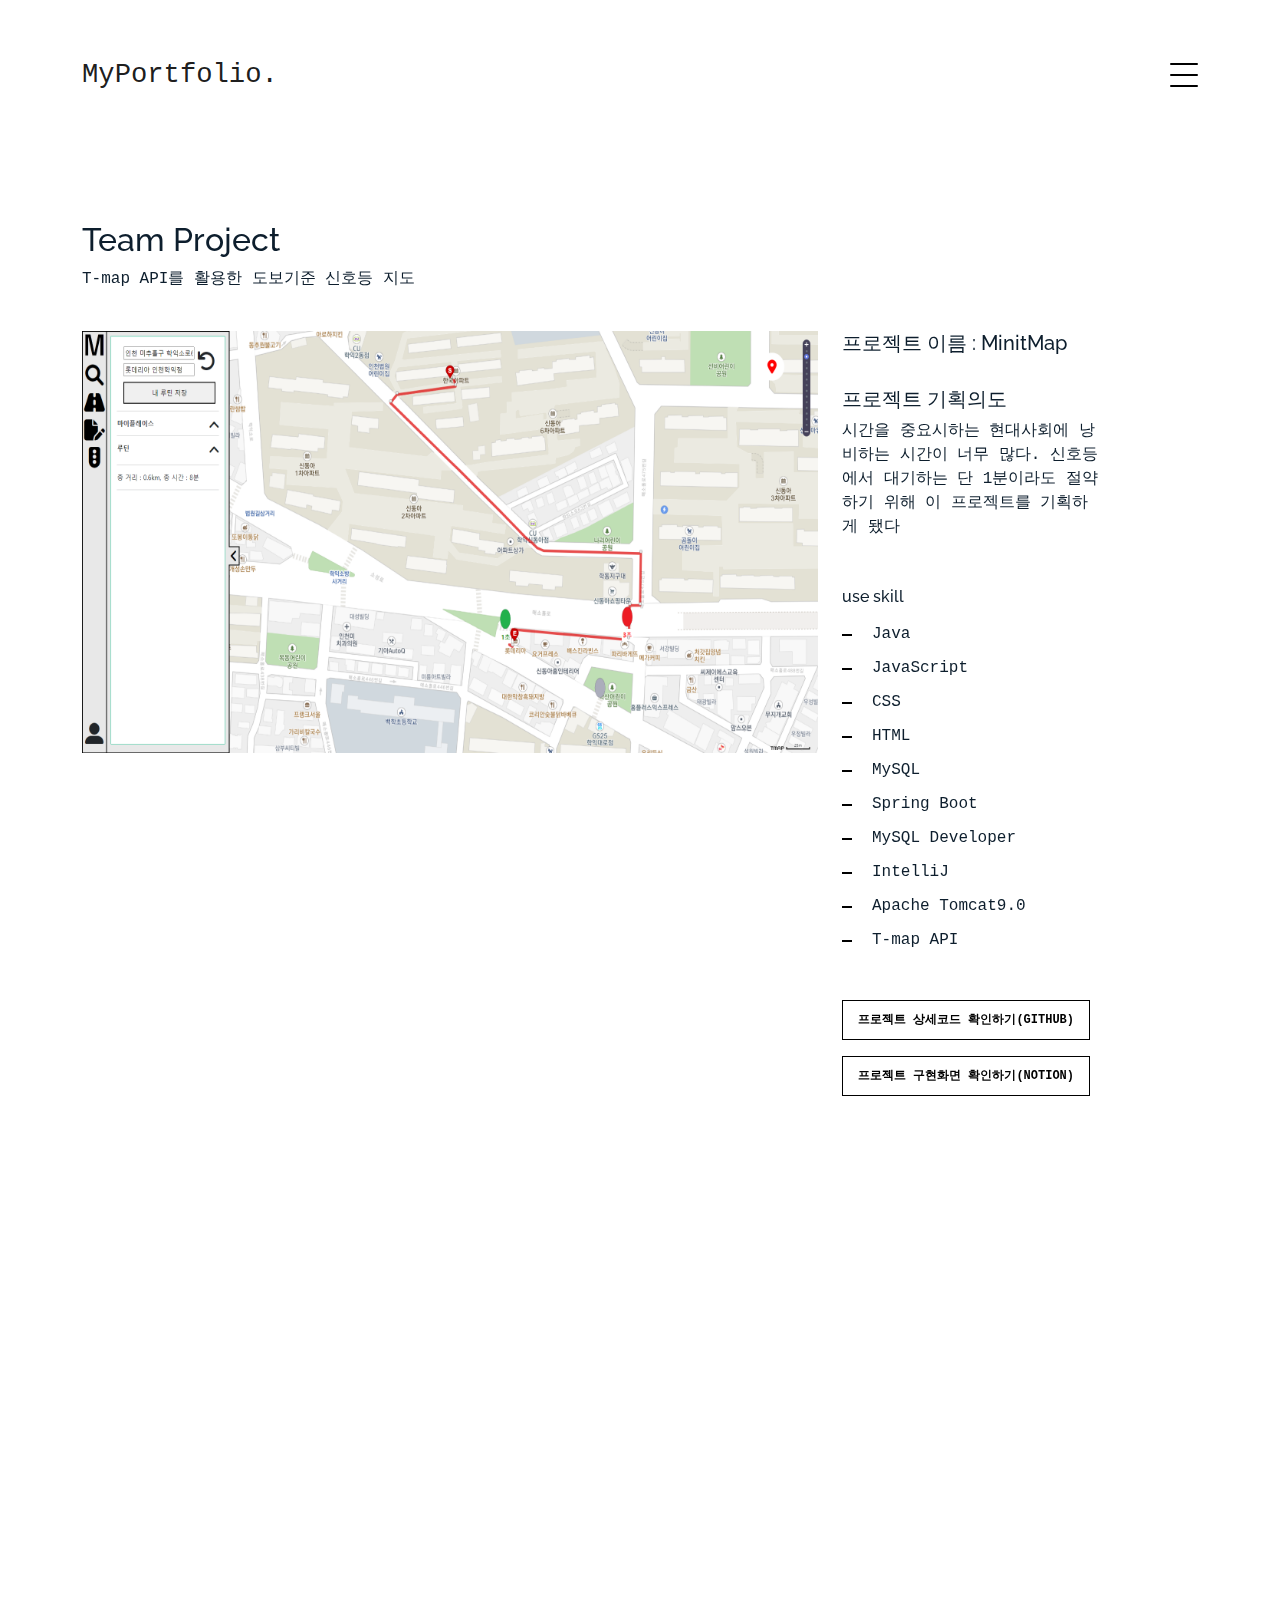
<file: traffic_Main.html>
<!DOCTYPE html>
<html lang="en">

<head>
  <meta charset="utf-8">
  <meta content="width=device-width, initial-scale=1.0" name="viewport">

  <title>Team_project</title>
  <meta content="" name="description">
  <meta content="" name="keywords">

  <!-- Favicons -->
  <link href="assets/img/favicon.png" rel="icon">
  <link href="assets/img/apple-touch-icon.png" rel="apple-touch-icon">

  <!-- Google Fonts -->
  <link
    href="https://fonts.googleapis.com/css?family=https://fonts.googleapis.com/css?family=Inconsolata:400,500,600,700|Raleway:400,400i,500,500i,600,600i,700,700i"
    rel="stylesheet">

  <!-- Vendor CSS Files -->
  <link href="assets/vendor/aos/aos.css" rel="stylesheet">
  <link href="assets/vendor/bootstrap/css/bootstrap.min.css" rel="stylesheet">
  <link href="assets/vendor/bootstrap-icons/bootstrap-icons.css" rel="stylesheet">
  <link href="assets/vendor/swiper/swiper-bundle.min.css" rel="stylesheet">

  <!-- Template Main CSS File -->
  <link href="assets/css/style.css" rel="stylesheet">

  <!-- =======================================================
  * Template Name: MyPortfolio - v4.8.0
  * Template URL: https://bootstrapmade.com/myportfolio-bootstrap-portfolio-website-template/
  * Author: BootstrapMade.com
  * License: https://bootstrapmade.com/license/
  ======================================================== -->
</head>

<body>

  <!-- ======= Navbar ======= -->
  <div class="collapse navbar-collapse custom-navmenu" id="main-navbar">
    <div class="container py-2 py-md-5">
      <div class="row align-items-start">
        <div class="col-md-2">
          <ul class="custom-menu">
            <li><a href="index.html">Home</a></li>
            <li><a href="about.html">About Me</a></li>
            <li class="active"><a href="works.html">Works</a></li>
          </ul>
        </div>
        <div class="col-md-6 d-none d-md-block  mr-auto">
          <div class="tweet d-flex">

          </div>
        </div>
      </div>

    </div>
  </div>

  <nav class="navbar navbar-light custom-navbar">
    <div class="container">
      <a class="navbar-brand" href="index.html">MyPortfolio.</a>
      <a href="#" class="burger" data-bs-toggle="collapse" data-bs-target="#main-navbar">
        <span></span>
      </a>
    </div>
  </nav>

  <main id="main">

    <section class="section">
      <div class="container">
        <div class="row mb-4 align-items-center">
          <div class="col-md-6" data-aos="fade-up">
            <h2>Team Project</h2>
            <p>T-map API를 활용한 도보기준 신호등 지도</p>
          </div>
        </div>
      </div>

      <div class="site-section pb-0">
        <div class="container">
          <div class="row align-items-stretch">
            <div class="col-md-8" data-aos="fade-up">
              <img src="assets/img/rutin_1.PNG" alt="Image" class="img-fluid">
            </div>
            <div class="col-md-3 ml-auto" data-aos="fade-up" data-aos-delay="100">
              <div class="sticky-content">
                <h3 class="h3">프로젝트 이름 : MinitMap</h3>
                <br>
                <div class="mb-5">
                  <h5>프로젝트 기획의도</h5>
                  <p> 시간을 중요시하는 현대사회에 낭비하는 시간이 너무 많다. 신호등에서 대기하는 단 1분이라도 절약하기 위해 이 프로젝트를 기획하게 됐다</p>

                </div>

                <h4 class="h4 mb-3">use skill</h4>
                <ul class="list-unstyled list-line mb-5">
                  <li>Java</li>
                  <li>JavaScript</li>
                  <li>CSS</li>
                  <li>HTML</li>
                  <li>MySQL</li>
                  <li>Spring Boot</li>
                  <li>MySQL Developer</li>
                  <li>IntelliJ</li>
                  <li>Apache Tomcat9.0</li>
                  <li>T-map API</li>
                </ul>

                <p><a href="https://github.com/preferJ/MinitMap" class="readmore">프로젝트 상세코드 확인하기(GitHub)</a></p>
                <p><a href="https://minjekim.notion.site/TeamProject-2a6faea6b3bb46ea8d13f3cc76565e1e" class="readmore">프로젝트 구현화면 확인하기(Notion)</a></p>

              </div>
            </div>
          </div>
        </div>
        <div class="container">
          <div class="row mb-4 align-items-center">
            <div class="col-md-6" data-aos="fade-up">
              <br>
              <h2>나의 역할 </h2>
              <h6>1. 회원관리</h6>
              <p>- 회원제를 위한 테이블 생성 및 회원제 기능 구현</p>
              <p>- 회원가입, 로그인 및 마이 페이지 기능 구현</p>
              <p>- 로그인 시 가상 session(변수)에 저장하여 유동적으로 설계됨. 로그아웃 시 변수 내 값을 삭제함</p>


              <h6>2. 마이 페이지 관리</h6>
              <p>- 마이 페이지 내에서 회원정보 수정 및 탈퇴 기능 구현</p>
              <p>- 내가 쓴 글 보러 가기 및 마이 플레이스, 내가 등록한 신호등 보기 가능</p>


              <h6> 3. 게시판 관리</h6>
              <p>- 자유 게시판 , 신호 게시판 , 공지사항 게시판 제작</p>
              <p>- 검색창에 검색 시 해당 단어가 들어간 게시글 출력</p>
              <p>- select 박스로 시/도 , 군/구 선택 시 해당 지역의 게시글 출력</p>
              <p>- 글 상세 조회 및 글 추천 비추천 기능</p>


              <h6>4. 게시글 관리</h6>
              <p>- 자유 게시판 , 신호 게시판 , 공지 게시판 글 작성</p>
              <p>- 신호 게시판 선택 시 나의 신호등 목록에 있는 신호를 하나 선택 후 같이 등록함</p>
              <p>- 신호 게시판에 등록된 신호등을 나의 신호등 목록에 저장하기</p>


              <h6>5. 신호등 및 게시글 신고</h6>
              <p>- 게시글 신고 기능, 신고 시 관리자의 게시글 신고 목록에 저장됨</p>
              <p>- 신호등 신고 기능, 신고 시 관리자의 신호등 신고 목록에 저장됨</p>


              <h6>6. 데이터 베이스 설계 및 쿼리문 작성</h6>
              <p>-첫 설계 ERD 제작 , 프로젝트 도중 추가 ,변경되는 사항에 대해서 데이터베이스 수정 처리</p>
              <p>-Spring Boot Jpa 의 기본 키가 아닌 쿼리 문들을 팀원들에게 요청 받고 처리</p>


              <h6>7. 관리자</h6>
              <p>- 회원 등급 조회 및 강제탈퇴 기능</p>
              <p>- 신고 받은 게시글 출력 , 조치 후 내용 입력 팝업 창 띄우기</p>
              <p>- 관리자 신호등 리스트 출력 및 관리자 전용 신호등 등 페이지 생성</p>
              <p>- 신호 게시판에서 일정 추천 수를 받은 글을 관리자 추천 신호에 띄우고 해당 신호의 정보를 볼 수 있음</p>
              <p>- 관리자가 처리한 내용들을 볼 수 있는 관리자 history 리스트 출력</p>

              <h6>기타 작업</h6>
              <p>-팀원들이 작성한 코드들을 하나로 합치고 그에 대한 에러코드 및 오류를 검출해 수정함</p>
              <p>-팀원들의 작업 현황을 매일 조사하고 현황에 따라 스케줄이나 사양을 변경함</p>
              <p>-모든 프로젝트 관련 데이터베이스와 서류를 보관하고 관리함</p>
            </div>
          </div>
        </div>
    </section>

    <a href="#" class="back-to-top d-flex align-items-center justify-content-center"><i
        class="bi bi-arrow-up-short"></i></a>

    <!-- Vendor JS Files -->
    <script src="assets/vendor/aos/aos.js"></script>
    <script src="assets/vendor/bootstrap/js/bootstrap.bundle.min.js"></script>
    <script src="assets/vendor/isotope-layout/isotope.pkgd.min.js"></script>
    <script src="assets/vendor/swiper/swiper-bundle.min.js"></script>
    <script src="assets/vendor/php-email-form/validate.js"></script>

    <!-- Template Main JS File -->
    <script src="assets/js/main.js"></script>

</body>

</html>
</file>
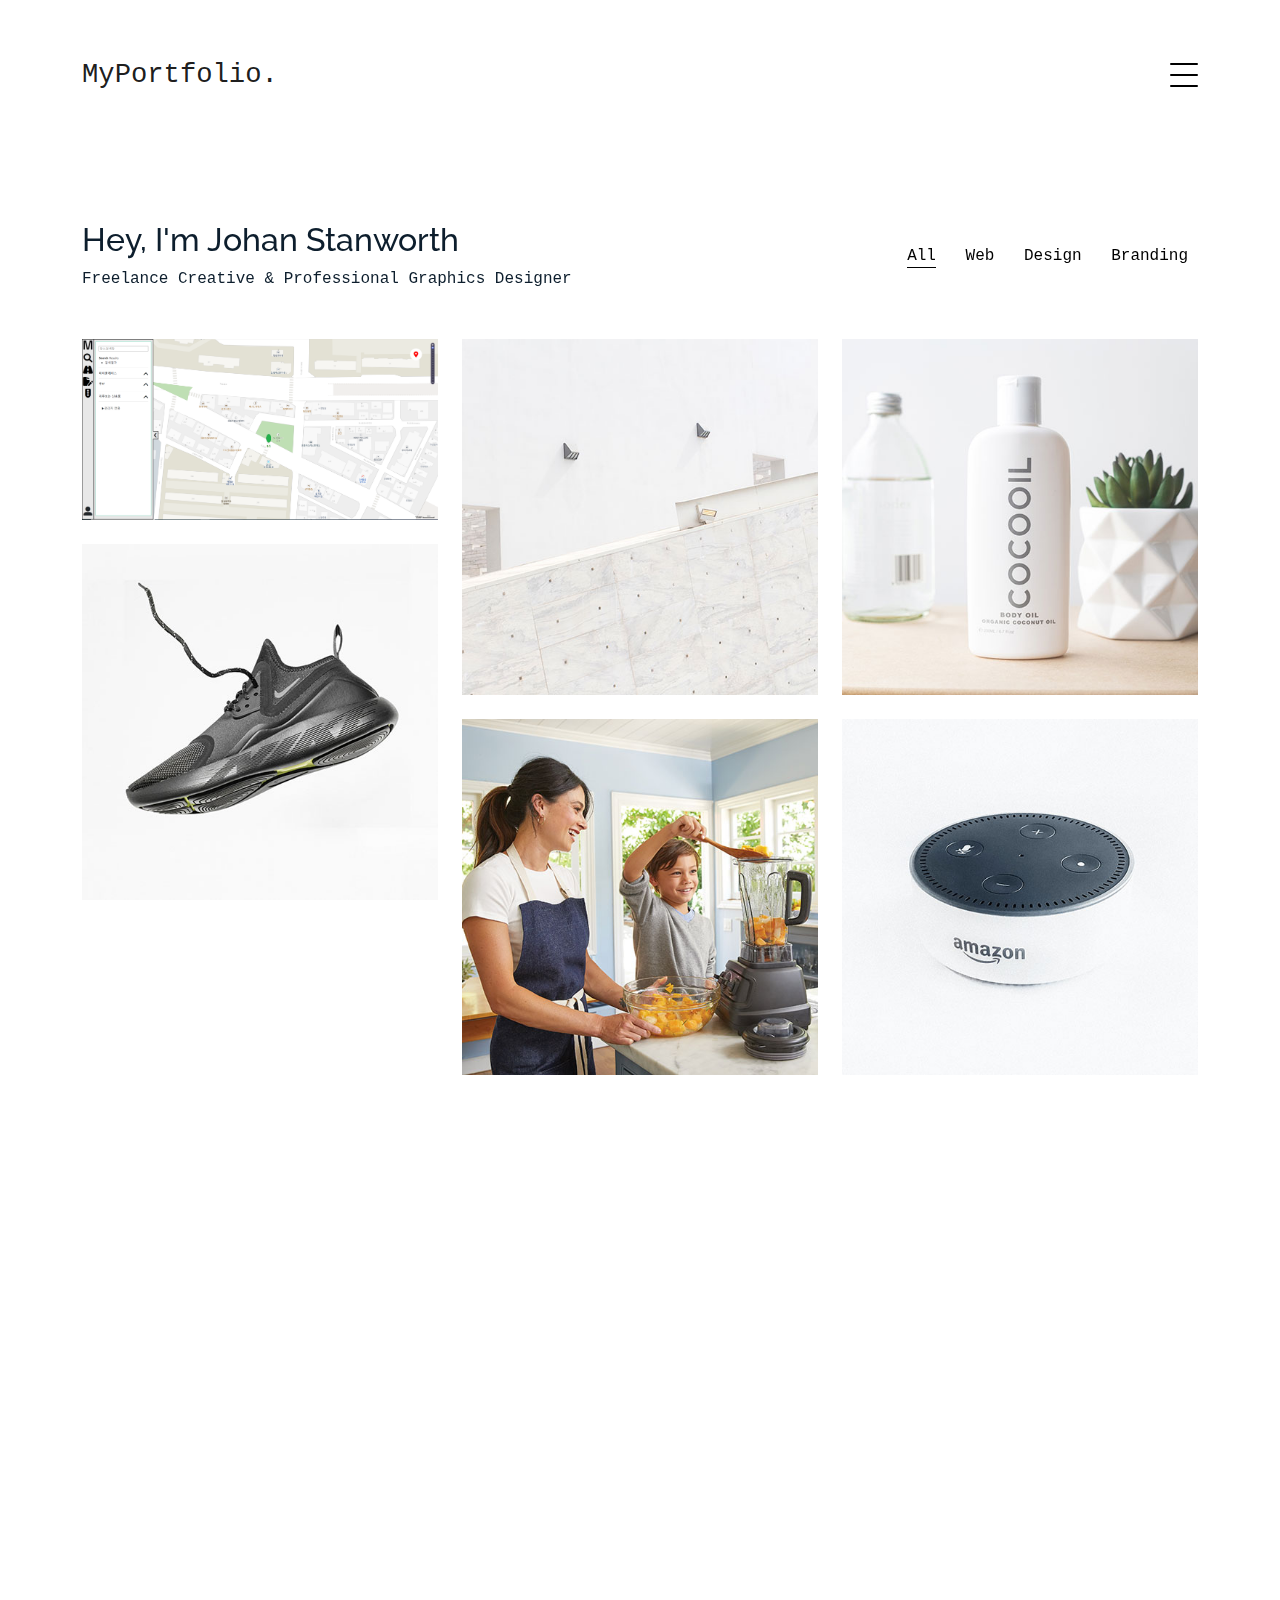
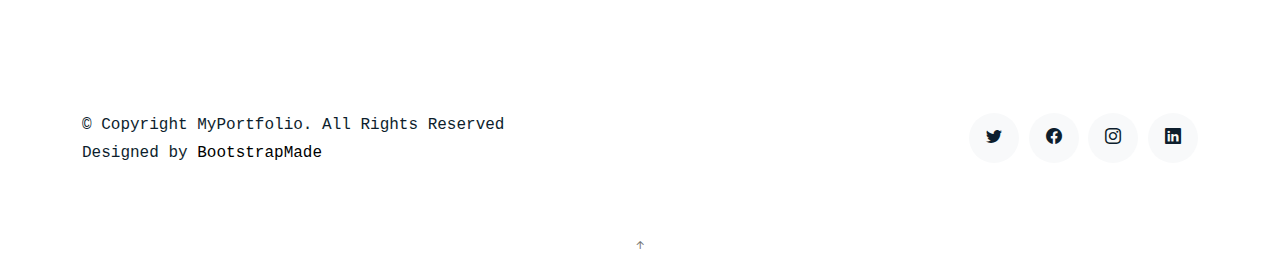
<file: works.html>
<!DOCTYPE html>
<html lang="en">

<head>
  <meta charset="utf-8">
  <meta content="width=device-width, initial-scale=1.0" name="viewport">

  <title>PORTFOLIO</title>
  <meta content="" name="description">
  <meta content="" name="keywords">

  <!-- Favicons -->
  <link href="assets/img/favicon.png" rel="icon">
  <link href="assets/img/apple-touch-icon.png" rel="apple-touch-icon">

  <!-- Google Fonts -->
  <link href="https://fonts.googleapis.com/css?family=https://fonts.googleapis.com/css?family=Inconsolata:400,500,600,700|Raleway:400,400i,500,500i,600,600i,700,700i" rel="stylesheet">

  <!-- Vendor CSS Files -->
  <link href="assets/vendor/aos/aos.css" rel="stylesheet">
  <link href="assets/vendor/bootstrap/css/bootstrap.min.css" rel="stylesheet">
  <link href="assets/vendor/bootstrap-icons/bootstrap-icons.css" rel="stylesheet">
  <link href="assets/vendor/swiper/swiper-bundle.min.css" rel="stylesheet">

  <!-- Template Main CSS File -->
  <link href="assets/css/style.css" rel="stylesheet">

  <!-- =======================================================
  * Template Name: MyPortfolio - v4.8.0
  * Template URL: https://bootstrapmade.com/myportfolio-bootstrap-portfolio-website-template/
  * Author: BootstrapMade.com
  * License: https://bootstrapmade.com/license/
  ======================================================== -->
</head>

<body>

  <!-- ======= Navbar ======= -->
  <div class="collapse navbar-collapse custom-navmenu" id="main-navbar">
    <div class="container py-2 py-md-5">
      <div class="row align-items-start">
        <div class="col-md-2">
          <ul class="custom-menu">
            <li><a href="index.html">Home</a></li>
            <li><a href="about.html">About Me</a></li>
            <li class="active"><a href="works.html">Works</a></li>
          </ul>
        </div>
        <div class="col-md-6 d-none d-md-block  mr-auto">
          <div class="tweet d-flex">
           
          </div>
        </div>
      </div>

    </div>
  </div>

  <nav class="navbar navbar-light custom-navbar">
    <div class="container">
      <a class="navbar-brand" href="index.html">MyPortfolio.</a>
      <a href="#" class="burger" data-bs-toggle="collapse" data-bs-target="#main-navbar">
        <span></span>
      </a>
    </div>
  </nav>

  <main id="main">

    <!-- ======= Works Section ======= -->
    <section class="section site-portfolio">
      <div class="container">
        <div class="row mb-5 align-items-center">
          <div class="col-md-12 col-lg-6 mb-4 mb-lg-0" data-aos="fade-up">
            <h2>Hey, I'm Johan Stanworth</h2>
            <p class="mb-0">Freelance Creative &amp; Professional Graphics Designer</p>
          </div>
          <div class="col-md-12 col-lg-6 text-start text-lg-end" data-aos="fade-up" data-aos-delay="100">
            <div id="filters" class="filters">
              <a href="#" data-filter="*" class="active">All</a>
              <a href="#" data-filter=".web">Web</a>
              <a href="#" data-filter=".design">Design</a>
              <a href="#" data-filter=".branding">Branding</a>
            </div>
          </div>
        </div>
        <div id="portfolio-grid" class="row no-gutter" data-aos="fade-up" data-aos-delay="200">
          <div class="item web col-sm-6 col-md-4 col-lg-4 mb-4">
            <a href="traffic_Main.html" class="item-wrap fancybox">
              <div class="work-info">
                <h3>Team Project</h3>
                <span>MinitMap</span>
              </div>
              <img class="img-fluid" src="assets/img/trafficMain1.PNG">
            </a>
          </div>
          <div class="item photography col-sm-6 col-md-4 col-lg-4 mb-4">
            <a href="work-single.html" class="item-wrap fancybox">
              <div class="work-info">
                <h3>Build Indoo</h3>
                <span>Photography</span>
              </div>
              <img class="img-fluid" src="assets/img/img_2.jpg">
            </a>
          </div>
          <div class="item branding col-sm-6 col-md-4 col-lg-4 mb-4">
            <a href="work-single.html" class="item-wrap fancybox">
              <div class="work-info">
                <h3>Cocooil</h3>
                <span>Branding</span>
              </div>
              <img class="img-fluid" src="assets/img/img_3.jpg">
            </a>
          </div>
          <div class="item design col-sm-6 col-md-4 col-lg-4 mb-4">
            <a href="work-single.html" class="item-wrap fancybox">
              <div class="work-info">
                <h3>Nike Shoe</h3>
                <span>Design</span>
              </div>
              <img class="img-fluid" src="assets/img/img_4.jpg">
            </a>
          </div>
          <div class="item photography col-sm-6 col-md-4 col-lg-4 mb-4">
            <a href="work-single.html" class="item-wrap fancybox">
              <div class="work-info">
                <h3>Kitchen Sink</h3>
                <span>Photography</span>
              </div>
              <img class="img-fluid" src="assets/img/img_5.jpg">
            </a>
          </div>
          <div class="item branding col-sm-6 col-md-4 col-lg-4 mb-4">
            <a href="work-single.html" class="item-wrap fancybox">
              <div class="work-info">
                <h3>Amazon</h3>
                <span>brandingn</span>
              </div>
              <img class="img-fluid" src="assets/img/img_6.jpg">
            </a>
          </div>
        </div>
      </div>
    </section><!-- End  Works Section -->

    <!-- ======= Testimonials Section ======= -->
    <section class="section pt-0">
      <div class="container">

        <div class="testimonials-slider swiper" data-aos="fade-up" data-aos-delay="100">
          <div class="swiper-wrapper">

            <div class="swiper-slide">
              <div class="testimonial-wrap">
                <div class="testimonial">
                  <img src="assets/img/person_1.jpg" alt="Image" class="img-fluid">
                  <blockquote>
                    <p>Lorem ipsum dolor sit amet consectetur adipisicing elit. Quisquam necessitatibus incidunt ut officiis
                      explicabo inventore.</p>
                  </blockquote>
                  <p>&mdash; Jean Hicks</p>
                </div>
              </div>
            </div><!-- End testimonial item -->

            <div class="swiper-slide">
              <div class="testimonial-wrap">
                <div class="testimonial">
                  <img src="assets/img/person_2.jpg" alt="Image" class="img-fluid">
                  <blockquote>
                    <p>Lorem ipsum dolor sit amet consectetur adipisicing elit. Quisquam necessitatibus incidunt ut officiis
                      explicabo inventore.</p>
                  </blockquote>
                  <p>&mdash; Chris Stanworth</p>
                </div>
              </div>
            </div><!-- End testimonial item -->

          </div>
          <div class="swiper-pagination"></div>
        </div>

      </div>
    </section><!-- End Testimonials Section -->

  </main><!-- End #main -->

  <!-- ======= Footer ======= -->
  <footer class="footer" role="contentinfo">
    <div class="container">
      <div class="row">
        <div class="col-sm-6">
          <p class="mb-1">&copy; Copyright MyPortfolio. All Rights Reserved</p>
          <div class="credits">
            <!--
            All the links in the footer should remain intact.
            You can delete the links only if you purchased the pro version.
            Licensing information: https://bootstrapmade.com/license/
            Purchase the pro version with working PHP/AJAX contact form: https://bootstrapmade.com/buy/?theme=MyPortfolio
          -->
            Designed by <a href="https://bootstrapmade.com/">BootstrapMade</a>
          </div>
        </div>
        <div class="col-sm-6 social text-md-end">
          <a href="#"><span class="bi bi-twitter"></span></a>
          <a href="#"><span class="bi bi-facebook"></span></a>
          <a href="#"><span class="bi bi-instagram"></span></a>
          <a href="#"><span class="bi bi-linkedin"></span></a>
        </div>
      </div>
    </div>
  </footer>

  <a href="#" class="back-to-top d-flex align-items-center justify-content-center"><i class="bi bi-arrow-up-short"></i></a>

  <!-- Vendor JS Files -->
  <script src="assets/vendor/aos/aos.js"></script>
  <script src="assets/vendor/bootstrap/js/bootstrap.bundle.min.js"></script>
  <script src="assets/vendor/isotope-layout/isotope.pkgd.min.js"></script>
  <script src="assets/vendor/swiper/swiper-bundle.min.js"></script>
  <script src="assets/vendor/php-email-form/validate.js"></script>

  <!-- Template Main JS File -->
  <script src="assets/js/main.js"></script>

</body>

</html>
</file>
<file: assets/css/style.css>
/**
* Template Name: MyPortfolio - v4.8.0
* Template URL: https://bootstrapmade.com/myportfolio-bootstrap-portfolio-website-template/
* Author: BootstrapMade.com
* License: https://bootstrapmade.com/license/
*/

/*--------------------------------------------------------------
# General
--------------------------------------------------------------*/
body {
  font-family: "Inconsolata", monospace;
  color: #0d1e2d;
}

a {
  color: #777;
  text-decoration: none;
}

a:hover {
  color: #000;
}

h1,
h2,
h3,
h4,
h5,
h6,
.font-heading {
  font-family: "Raleway", sans-serif;
}

.section {
  padding: 7rem 0;
}

.filters a {
  text-decoration: none;
  color: #000;
  display: inline-block;
  padding-left: 10px;
  padding-right: 10px;
  position: relative;
}

.filters a:hover,
.filters a:focus,
.filters a:active {
  text-decoration: none;
}

.filters a:hover:before {
  content: "";
  position: absolute;
  left: 10px;
  right: 10px;
  bottom: 0;
  height: 1px;
  background-color: #000;
}

.filters a.active {
  color: #000;
}

.filters a.active:before {
  content: "";
  position: absolute;
  left: 10px;
  right: 10px;
  bottom: 0;
  height: 1px;
  background-color: #000;
}

.item {
  border: none;
  margin-bottom: 30px;
}

.item .item-wrap {
  display: block;
  position: relative;
  overflow: hidden;
}

.item .item-wrap:after {
  z-index: 2;
  position: absolute;
  content: "";
  top: 0;
  left: 0;
  right: 0;
  bottom: 0;
  background: rgba(0, 0, 0, 0.4);
  visibility: hidden;
  opacity: 0;
  transition: 0.3s all ease-in-out;
}

.item .item-wrap img {
  transition: 0.3s transform ease;
  transform: scale(1);
}

.item .item-wrap>.work-info {
  position: absolute;
  top: 50%;
  width: 100%;
  text-align: center;
  z-index: 3;
  transform: translateY(-50%);
  color: #fff;
  opacity: 0;
  visibility: hidden;
  margin-top: 20px;
  transition: 0.3s all ease;
}

.item .item-wrap>.work-info h3 {
  font-size: 20px;
  margin-bottom: 0;
}

.item .item-wrap>.work-info span {
  font-size: 14px;
  text-transform: uppercase;
  letter-spacing: 0.2rem;
}

.item .item-wrap:hover {
  text-decoration: none;
}

.item .item-wrap:hover img {
  transform: scale(1.05);
}

.item .item-wrap:hover:after {
  opacity: 1;
  visibility: visible;
}

.item .item-wrap:hover .work-info {
  margin-top: 0px;
  opacity: 1;
  visibility: visible;
}

.testimonial-wrap {
  padding: 50px 50px 80px 50px;
  background: #eceff2;
}

.testimonial-wrap .testimonial {
  text-align: center;
  max-width: 500px;
  margin: 0 auto;
}

.testimonial-wrap .testimonial img {
  border-radius: 50%;
  width: 120px;
  margin: 0 auto 30px auto;
}

.testimonial-wrap .testimonial blockquote p {
  font-size: 20px;
}

.h3 {
  font-size: 20px;
}

.h4 {
  font-size: 16px;
}

.heading {
  font-size: 28px;
}

.readmore {
  display: inline-block;
  border: 1px solid #000;
  padding: 10px 15px;
  font-size: 12px;
  text-transform: uppercase;
  color: #000;
  transition: 0.2s all ease;
  font-weight: 700;
}

.readmore:active,
.readmore:focus,
.readmore:hover {
  outline: none;
}

.readmore:hover {
  color: #fff;
  text-decoration: none;
  background: #000;
}

.testimonials-slider .swiper-pagination {
  margin-top: -60px;
  position: relative;
}

.testimonials-slider .swiper-pagination .swiper-pagination-bullet {
  width: 12px;
  height: 12px;
  background-color: rgba(13, 30, 45, 0.3);
  opacity: 1;
}

.testimonials-slider .swiper-pagination .swiper-pagination-bullet-active {
  background-color: rgba(13, 30, 45, 0.6);
}

.sticky-content {
  position: sticky;
  position: -webkit-sticky;
  top: 0;
  /* required */
}

.list-line li {
  margin-bottom: 10px;
  position: relative;
  padding-left: 30px;
}

.list-line li:before {
  content: "";
  position: absolute;
  left: 0;
  top: 0.7rem;
  width: 10px;
  height: 2px;
  background: #000;
}

.form-control {
  border-radius: 0;
  background: #f8f9fa;
  border: 1px solid transparent;
  padding-top: 10px !important;
  padding-bottom: 10px !important;
}

.form-control:active,
.form-control:focus {
  background: #eff1f4;
  outline: none;
  box-shadow: none;
  border: 1px solid transparent;
}

.custom-progress {
  height: 7px;
  border-radius: 0;
}

.custom-progress .progress-bar {
  background: #000;
}

/* Services */
.services i {
  font-size: 40px;
}

.services h4 {
  padding-top: 10px;
}

/* Contact Form */
.php-email-form .error-message {
  display: none;
  color: #fff;
  background: #ed3c0d;
  text-align: left;
  padding: 15px;
  font-weight: 600;
}

.php-email-form .error-message br+br {
  margin-top: 25px;
}

.php-email-form .sent-message {
  display: none;
  color: #fff;
  background: #18d26e;
  text-align: center;
  padding: 15px;
  font-weight: 600;
}

.php-email-form .loading {
  display: none;
  background: #fff;
  text-align: center;
  padding: 15px;
}

.php-email-form .loading:before {
  content: "";
  display: inline-block;
  border-radius: 50%;
  width: 24px;
  height: 24px;
  margin: 0 10px -6px 0;
  border: 3px solid #18d26e;
  border-top-color: #eee;
  -webkit-animation: animate-loading 1s linear infinite;
  animation: animate-loading 1s linear infinite;
}

@-webkit-keyframes animate-loading {
  0% {
    transform: rotate(0deg);
  }

  100% {
    transform: rotate(360deg);
  }
}

@keyframes animate-loading {
  0% {
    transform: rotate(0deg);
  }

  100% {
    transform: rotate(360deg);
  }
}

/*--------------------------------------------------------------
# Header
--------------------------------------------------------------*/
/* Custom Navmenu */
.custom-navmenu {
  background: #0d1e2d;
}

.custom-navmenu .custom-menu,
.custom-navmenu .custom-menu li {
  padding: 0;
  margin: 0;
  list-style: none;
}

.custom-navmenu .custom-menu li {
  margin-bottom: 0;
  font-size: 20px;
}

.custom-navmenu .custom-menu li a {
  color: #fff;
  padding: 10px 0 !important;
}

.custom-navmenu .custom-menu li a:hover {
  text-decoration: none;
}

.custom-navmenu .custom-menu li.active a {
  text-decoration: underline;
}

.custom-navmenu h3 {
  font-size: 20px;
  color: #fff;
}

.custom-navmenu p {
  color: rgba(255, 255, 255, 0.6);
}

.custom-navmenu a {
  color: rgba(255, 255, 255, 0.7);
}

.custom-navmenu a:hover {
  color: #fff;
}

/* Custom Navbar */
.custom-navbar {
  padding-top: 50px;
  width: 100%;
}

@media (max-width: 780px) {
  .custom-navbar>.container {
    padding-right: 0;
    padding-left: 0;
  }
}

.custom-navbar .navbar-brand {
  font-size: 1.7rem;
}

/* Burger */
.burger {
  width: 28px;
  height: 32px;
  cursor: pointer;
  position: relative;
}

.burger:before,
.burger span,
.burger:after {
  width: 100%;
  height: 2px;
  display: block;
  background: #000;
  border-radius: 2px;
  position: absolute;
  opacity: 1;
}

.burger:before,
.burger:after {
  transition: top 0.35s cubic-bezier(0.23, 1, 0.32, 1), transform 0.35s cubic-bezier(0.23, 1, 0.32, 1), opacity 0.35s cubic-bezier(0.23, 1, 0.32, 1), background-color 1.15s cubic-bezier(0.86, 0, 0.07, 1);
  -webkit-transition: top 0.35s cubic-bezier(0.23, 1, 0.32, 1), -webkit-transform 0.35s cubic-bezier(0.23, 1, 0.32, 1), opacity 0.35s cubic-bezier(0.23, 1, 0.32, 1), background-color 1.15s cubic-bezier(0.86, 0, 0.07, 1);
  content: "";
}

.burger:before {
  top: 4px;
}

.burger span {
  top: 15px;
}

.burger:after {
  top: 26px;
}

/* Hover */
.burger:hover:before {
  top: 7px;
}

.burger:hover:after {
  top: 23px;
}

/* Click */
.burger.active span {
  opacity: 0;
}

.burger.active:before,
.burger.active:after {
  top: 40%;
}

.burger.active:before {
  transform: rotate(45deg);
}

.burger.active:after {
  transform: rotate(-45deg);
}

.burger:focus {
  outline: none;
}

/*--------------------------------------------------------------
# Footer
--------------------------------------------------------------*/
.footer {
  padding: 0 0 4rem 0;
}

.footer a {
  color: #000;
}

.social a {
  display: inline-block;
  width: 50px;
  height: 50px;
  border-radius: 50%;
  background: #f8f9fa;
  position: relative;
  text-align: center;
  color: #0d1e2d;
}

.social a span {
  display: inline-block;
  left: 50%;
  position: absolute;
  top: 50%;
  transform: translate(-50%, -50%);
}

.social a:hover {
  color: #000;
}
</file>
